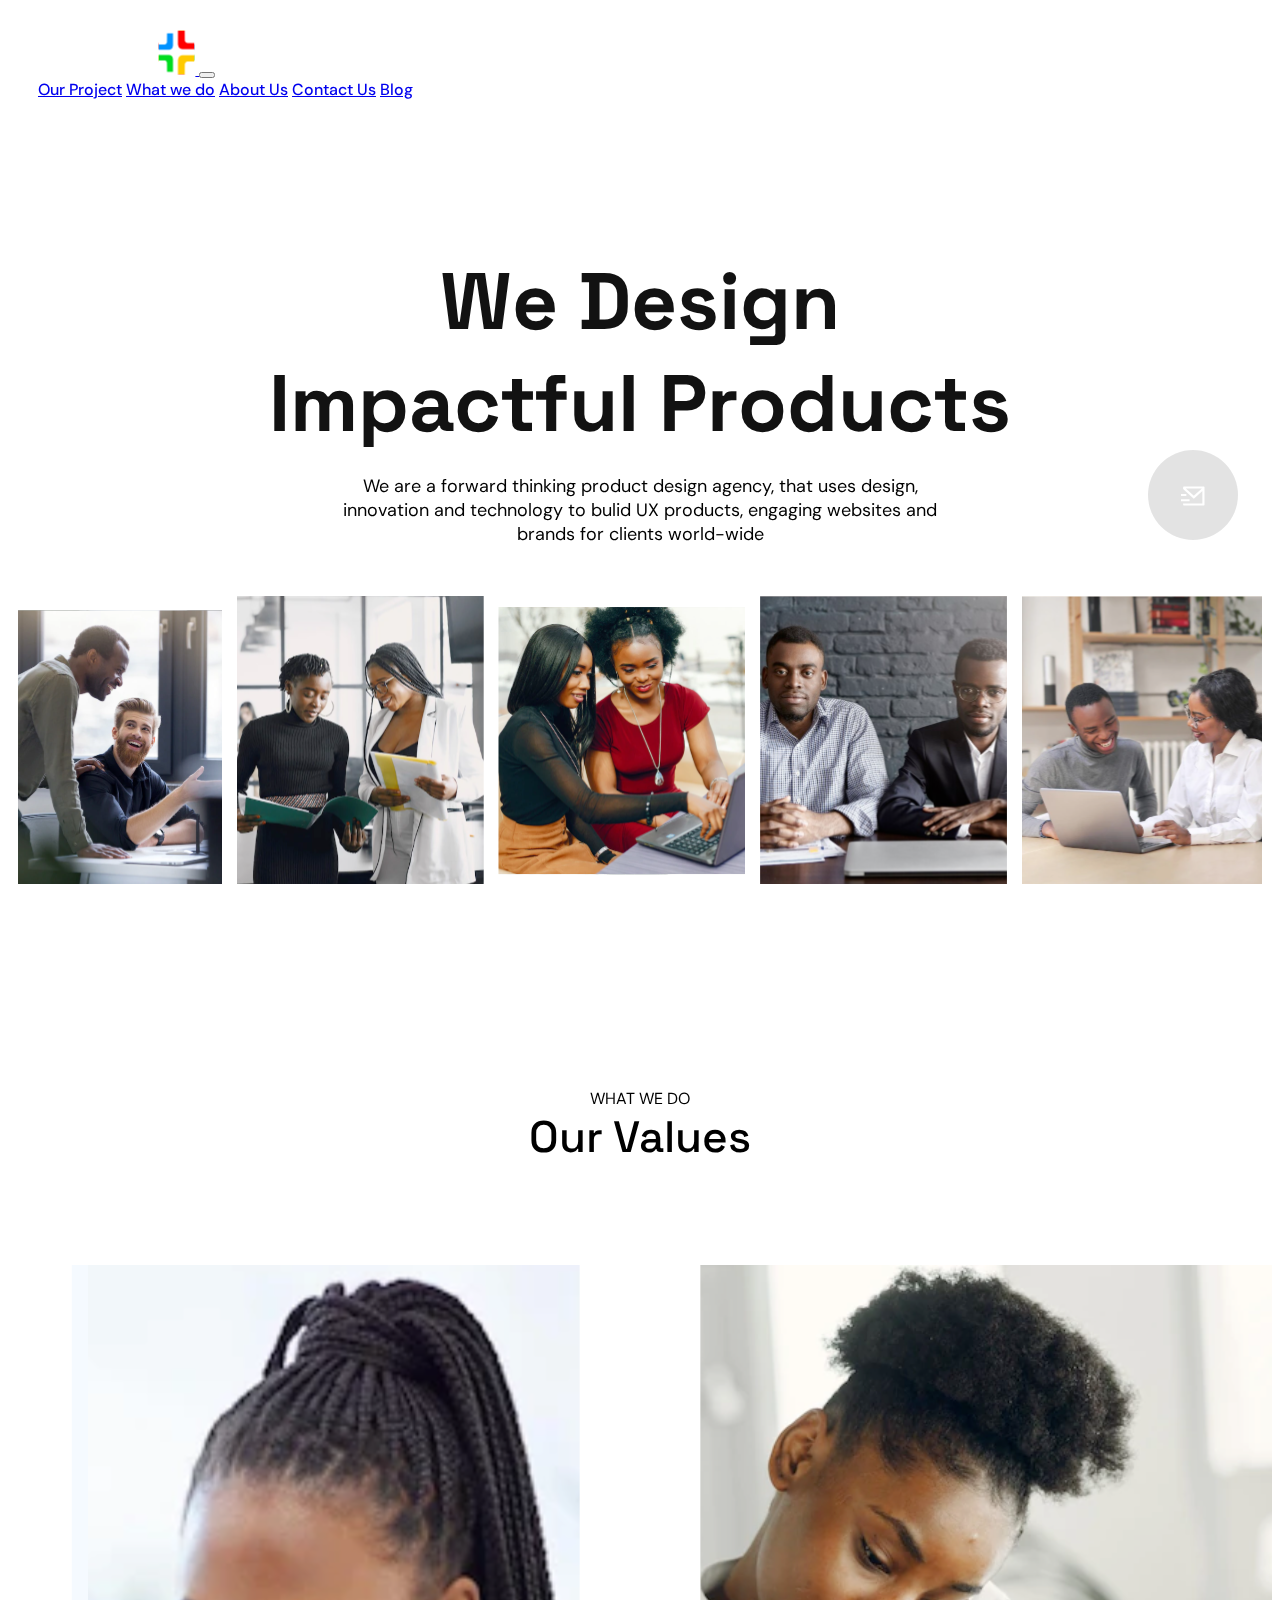
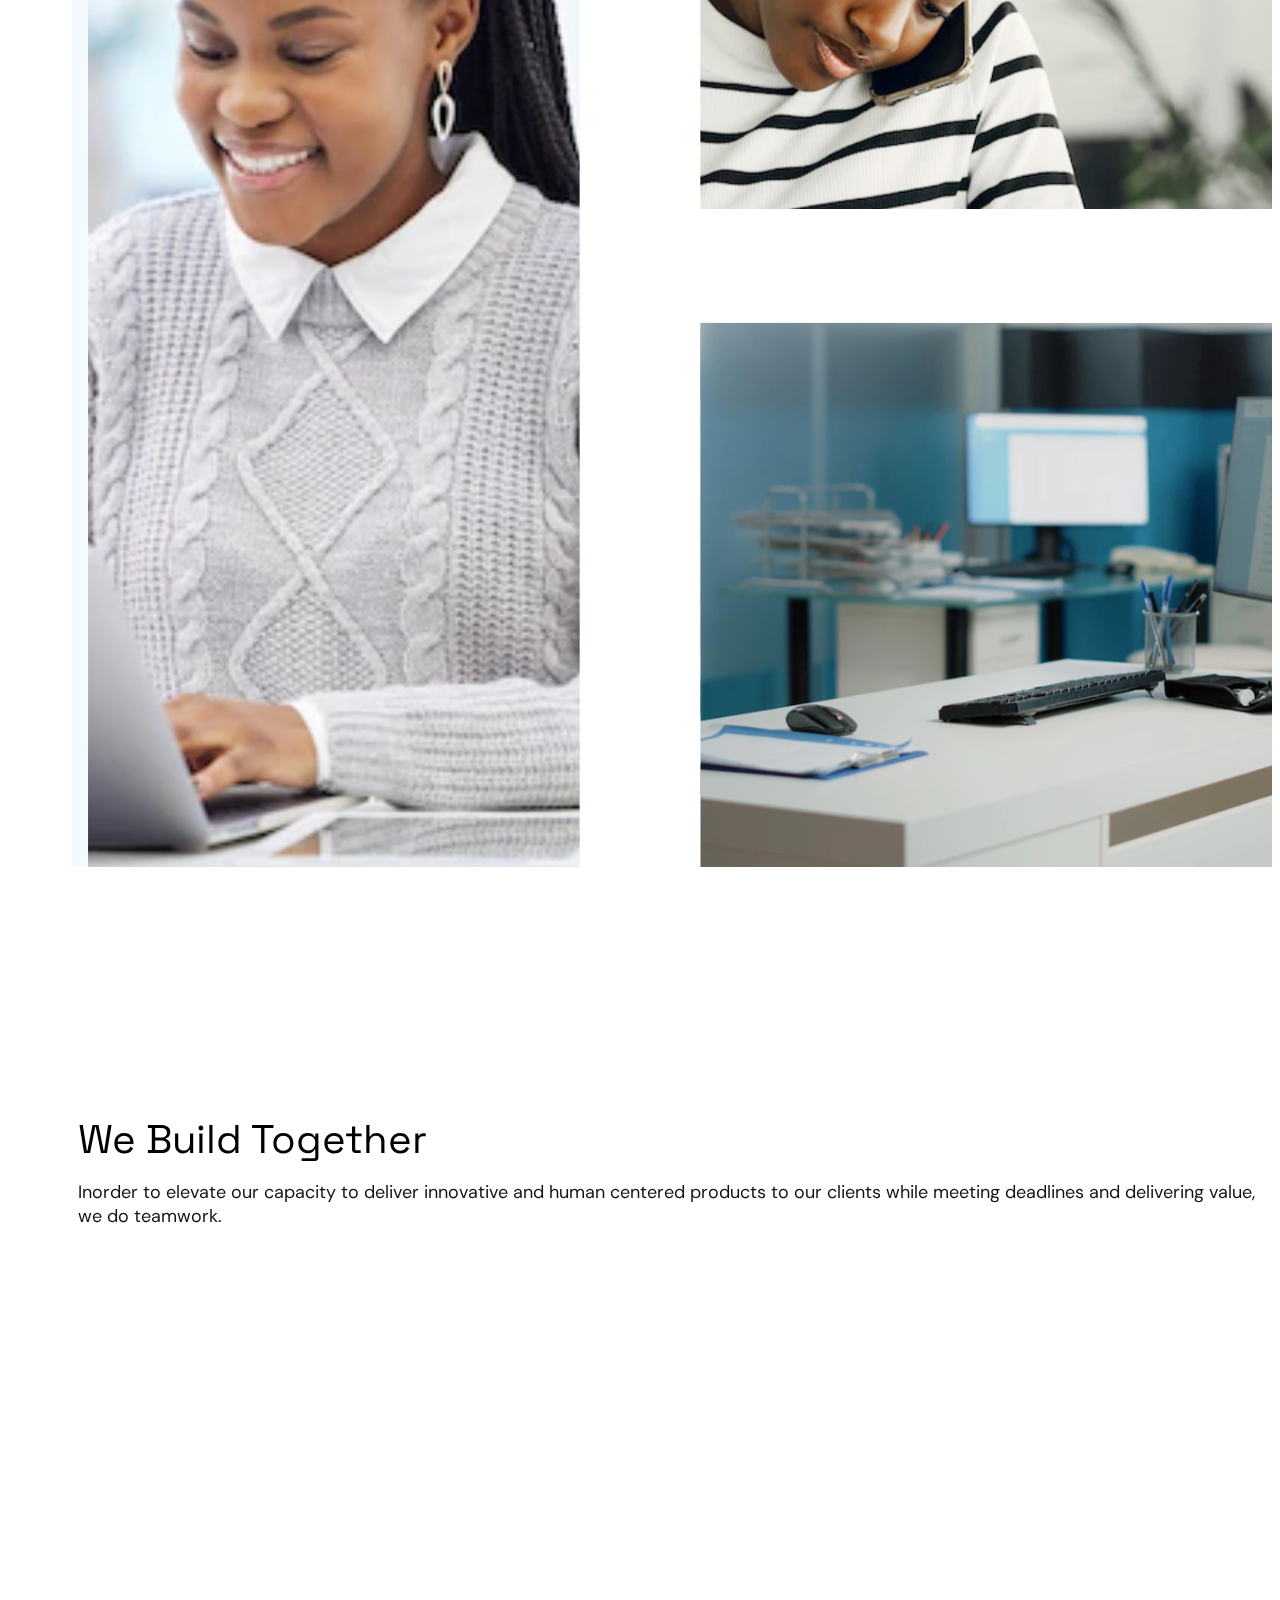
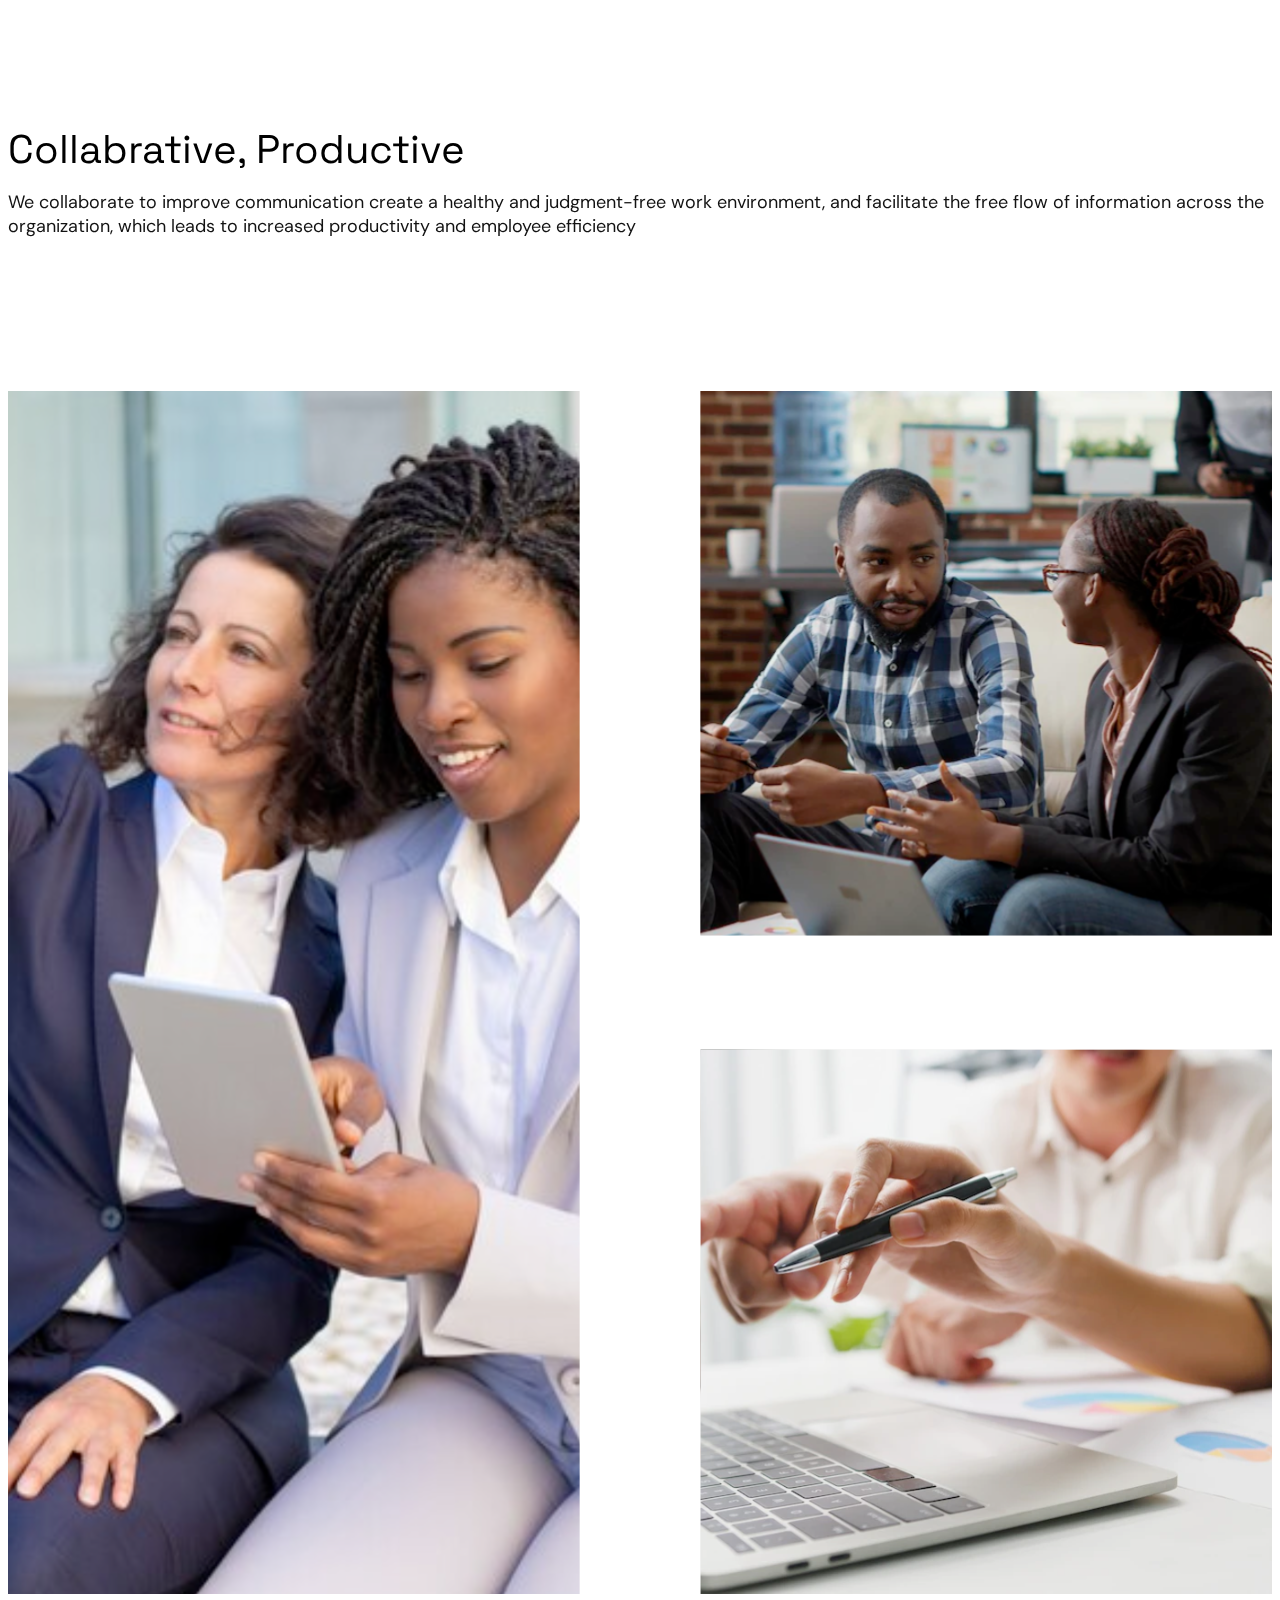
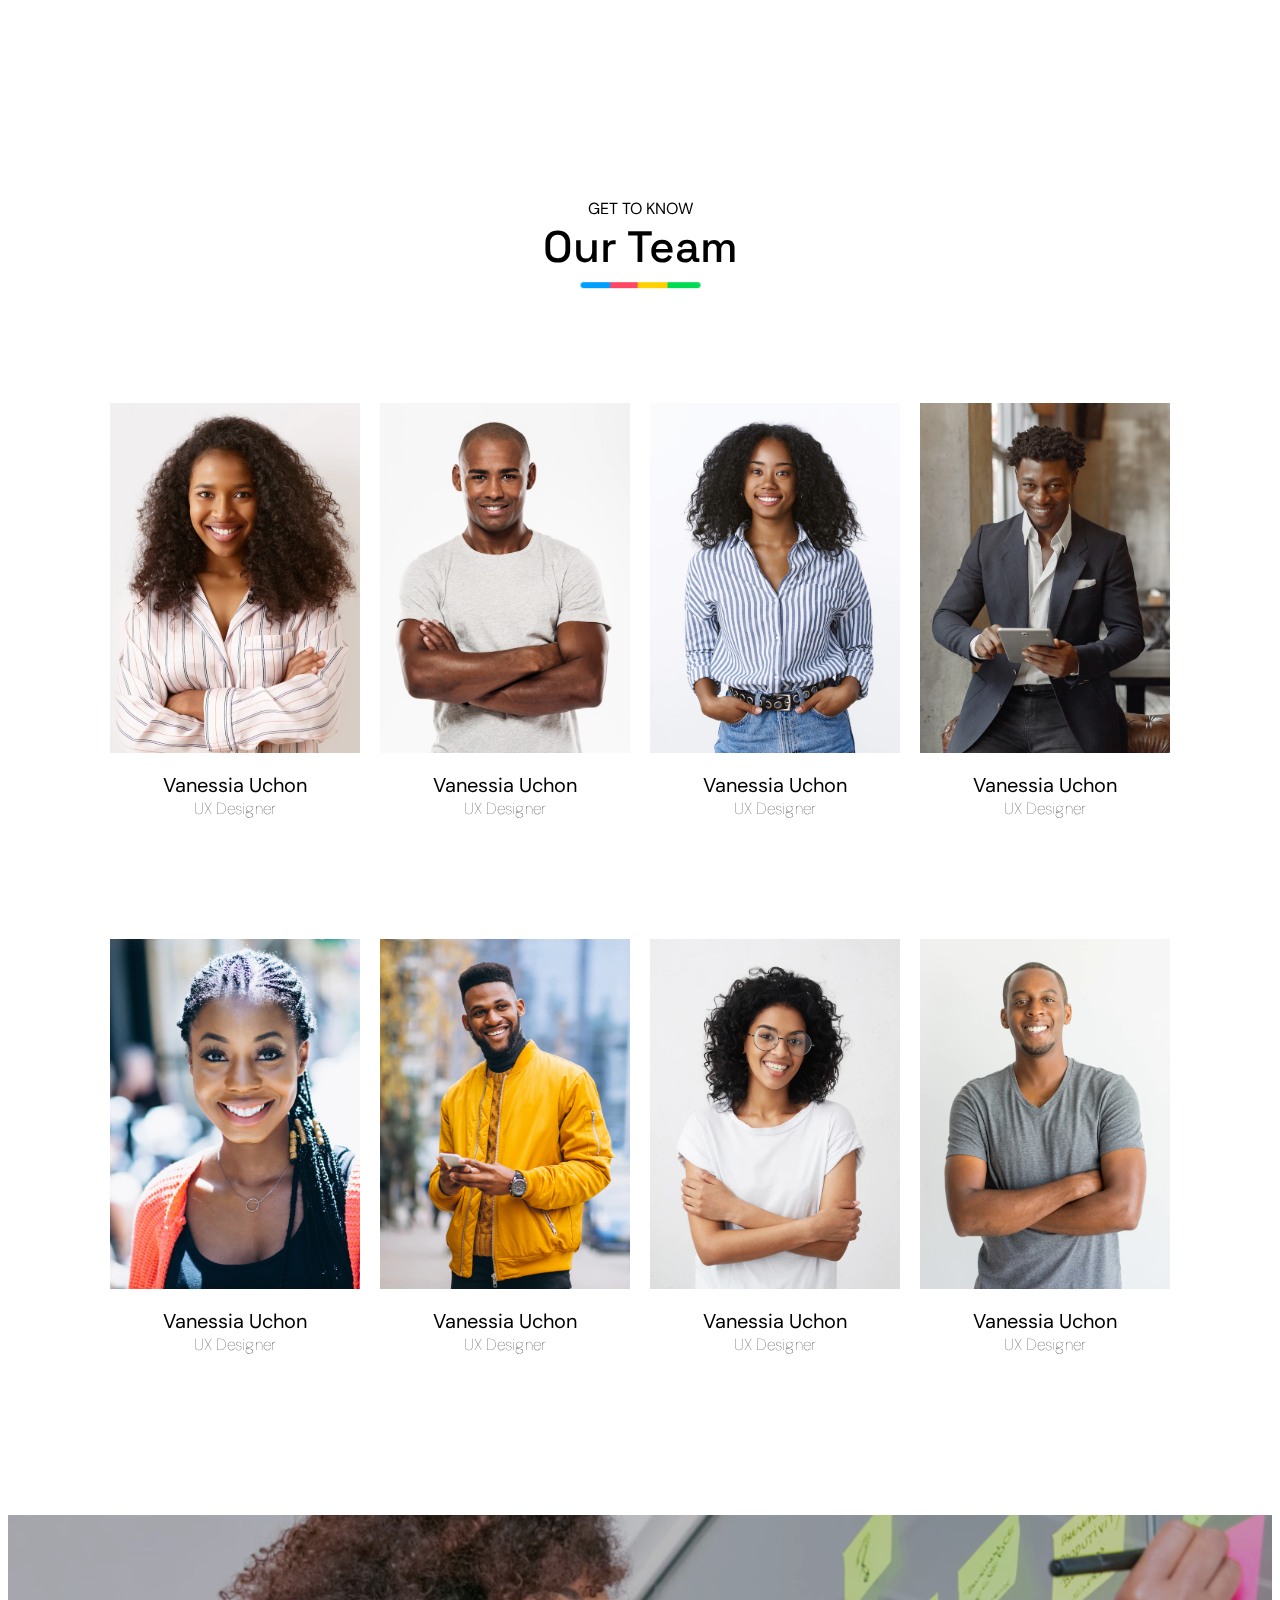
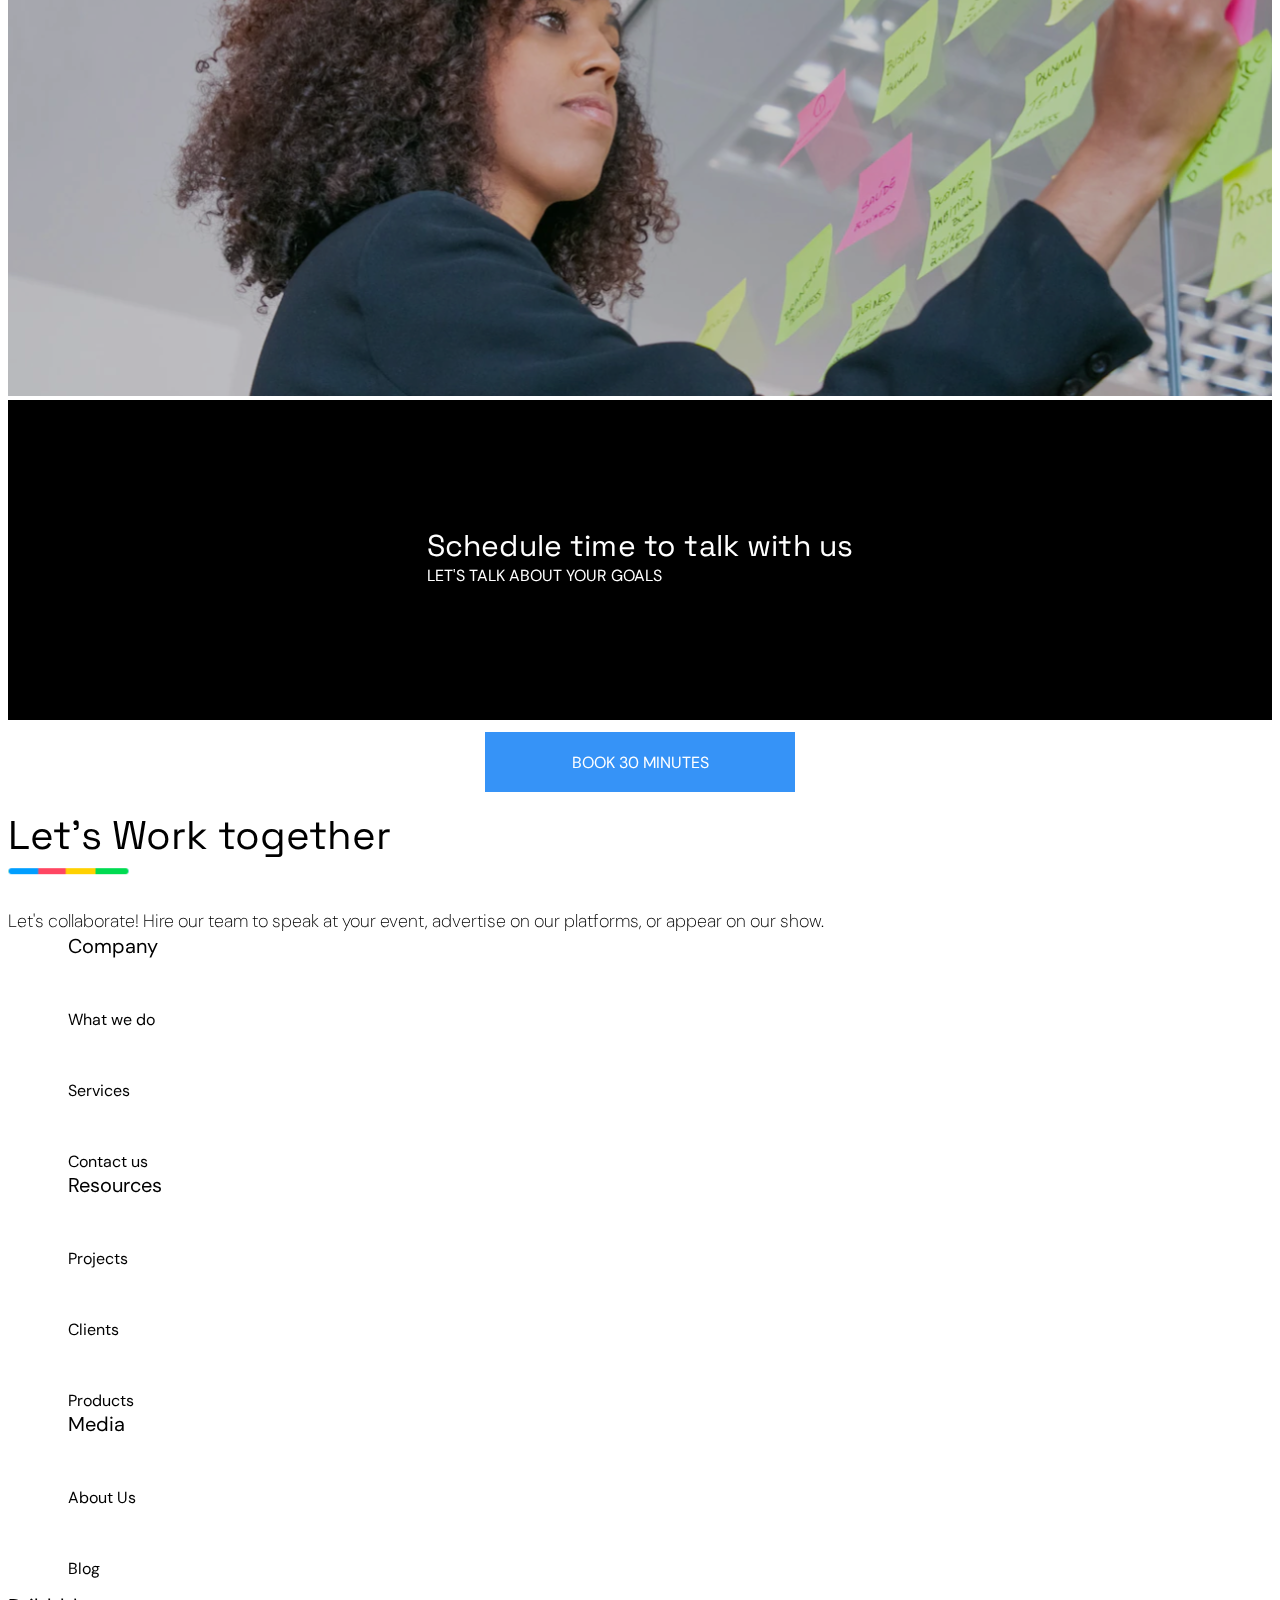
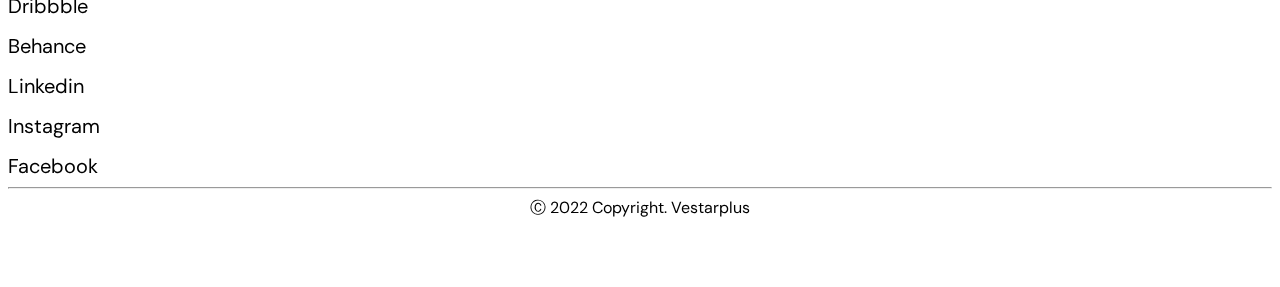
<file: About.html>
<!doctype html>
<html lang="en">
  <head>
    <meta charset="utf-8">
    <meta name="viewport" content="width=device-width, initial-scale=1">
    <link rel="stylesheet" href="../Assets/stylesheet/style.css">
    <link rel="stylesheet" href="../Assets/stylesheet/Responsive.css">
    <link rel="preconnect" href="https://fonts.googleapis.com">
<link rel="preconnect" href="https://fonts.gstatic.com" crossorigin>
<link href="https://fonts.googleapis.com/css2?family=IBM+Plex+Sans:wght@500&display=swap" rel="stylesheet">
<script src="https://cdnjs.cloudflare.com/ajax/libs/gsap/3.6.0/gsap.min.js"></script>
<link href="https://fonts.googleapis.com/css2?family=DM+Sans:ital,wght@0,400;0,500;0,700;1,400;1,500;1,700&display=swap" rel="stylesheet">
<link rel="preconnect" href="https://fonts.googleapis.com">
<link rel="preconnect" href="https://fonts.gstatic.com" crossorigin>
<link href="https://fonts.googleapis.com/css2?family=Space+Grotesk:wght@300;400;500;600;700&display=swap" rel="stylesheet">
    <title>AboutUs Page</title>
    <link rel="icon" type="image/x-icon" href="./Assets/images/favicon.ico">
    <link href="https://cdn.jsdelivr.net/npm/bootstrap@5.2.0/dist/css/bootstrap.min.css" rel="stylesheet" integrity="sha384-gH2yIJqKdNHPEq0n4Mqa/HGKIhSkIHeL5AyhkYV8i59U5AR6csBvApHHNl/vI1Bx" crossorigin="anonymous">
  </head>
  <body>


    <nav class="navbar navbar-expand-lg  fixed-top" style="background-color: white;">
        <div class="container-fluid bawo">
          <a class="navbar-brand logo"href="./index.html">
            <img src="../Assets/images/image 46.svg" alt=""class='icon' >
          </a>
          <button class="navbar-toggler" type="button" data-bs-toggle="collapse" data-bs-target="#navbarNavAltMarkup" aria-controls="navbarNavAltMarkup" aria-expanded="false" aria-label="Toggle navigation">
            <span class="navbar-toggler-icon"></span>
          </button>
          <div class="collapse navbar-collapse" id="navbarNavAltMarkup">
            <div class="navbar-nav font" style="text-align: start;">
                <a class="nav-link active px-4 " aria-current="page" href="./Projects.html" style="width: 150px;" >Our Project</a>
              <a class="nav-link active px-4  " aria-current="page" href="./WhatWeDo.html" style="width: 160px;" >What we do</a>
              <a class="nav-link active px-4" href="./About.html" style="width: 150px;">About Us</a>
              <a class="nav-link active px-4" href="./Contact.html" style="width: 150px;">Contact Us</a>
              <a class="nav-link active px-4" href="./Blog.html" style="width: 150px;">Blog</a>
            </div>
          </div>
        </div>
      </nav>
      <div class="hovering">
        <a href="./Contact.html" style="text-decoration: none;">
        <div class="stronger">
            <p class="moveu">
                <img src="./Assets/images/calendly.svg" alt="" style="width:40% ; height:50px">
            </p>
        </div>
    </a>
    </div>

      <div class="sub">
        <div class="hero1">
            We Design 
             <br/> <span style="display:flex;justify-content:center">Impactful Products</span>
        </div>
        <div class="more">
            We are a forward thinking product design agency, that uses design,<br/> innovation  and technology to bulid UX products, engaging websites and<br/> <span style="display:flex;justify-content:center">brands for clients world-wide </span>
        </div>
    
    </div>
    <div class="main">
    
    
          
        <div class="nicetime2">

              <div class="forImage2">
            <img src="../Assets/images/image (10).svg" alt="" class="img-responsive">
           </div>
        
        </div>
         
    
        </div>

  
<!-- our values -->

    <div class="projects2">
        <div class="dist2">WHAT WE DO </div>
        <div class="actual2">Our Values</div>
        </div>

        <div class="pave">
            <div class="container">
                <div class="row reverse">
                    <div class="col-12 col-md-6 ">
                        <img class=""  src="../Assets/images/image (8).svg" alt="" style="width: 100%; object-fit:cover; ">
                    </div>
                    <div class="col-12 col-md-6  ">
                    <div class="container">
                        <div class="aliggn1">
                            <div class=""> 
                                <div class="Financery2">We Build Together</div>
                                <div class="chess2  mb-5">Inorder to elevate our capacity to deliver innovative and human centered products to our clients while meeting deadlines and delivering value, we do teamwork.</div>
                            </div>
                   
                        </div>
                    </div>
                           
                    </div>
                 
                </div>
            </div>
            
            
            </div>

        <div class="pave2">
            <div class="container">
                <div class="row ">
                   
                    <div class="col-12 col-md-6   ">
                    <div class="container">
                        <div class="aliggn">
                            <div class="balance">
                            <div class="Financery2">Collabrative, Productive</div>
                            <div class="chess2">We collaborate to improve communication create a healthy and judgment-free work environment, and facilitate the free flow of information across the organization, which leads to increased productivity and employee efficiency</div>
                        </div>
                        </div>
                    </div>
                           
                    </div>
                    <div class="col-12 col-md-6 test22">
                        <img class=""  src="../Assets/images/image (9).svg" alt="" style="width: 100%; object-fit:cover; ">
                    </div>
                </div>
            </div>
            
            
            </div>

                      

<!-- out teams -->



<div class="projects2">
    <div class="dist2">GET TO KNOW</div>
    <div class="actual2">Our Team</div>
    <div>
        <img src="./Assets/images/vestarLine.svg" alt="">
      </div>
    </div>

      <div>
        <div class="teamlist">
            <div style="margin: 10px;">
                <div>
                    <img src="../Assets/images/Rectangle 3154 (1).svg" alt="">
                </div>
                <div style="display: flex; flex-direction: column; align-items: center;margin-top: 15px;">
                    <div class="name">Vanessia Uchon</div>
                    <div class="post">UX Designer</div>
                </div>
            </div>
            <div style="margin: 10px;">
                <div>
                    <img src="../Assets/images/Rectangle 3154 (2).svg" alt="">
                </div>
                <div style="display: flex; flex-direction: column; align-items: center; margin-top: 15px;">
                    <div class="name">Vanessia Uchon</div>
                    <div class="post">UX Designer</div>
                </div>
            </div>
            <div style="margin: 10px;">
                <div>
                    <img src="../Assets/images/Rectangle 3154 (3).svg" alt="">
                </div>
                <div style="display: flex; flex-direction: column; align-items: center;margin-top: 15px;">
                    <div class="name">Vanessia Uchon</div>
                    <div class="post">UX Designer</div>
                </div>
            </div>
        
            <div style="margin: 10px;">
                <div>
                    <img src="../Assets/images/Rectangle 3154 (4).svg" alt="">
                </div>
                <div style="display: flex; flex-direction: column; align-items: center;margin-top: 15px;">
                    <div class="name">Vanessia Uchon</div>
                    <div class="post">UX Designer</div>
                </div>
            </div>
        </div>
        <div class="teamlistii">
            <div style="margin: 10px;">
                <div>
                    <img src="../Assets/images/Rectangle 3154 (5).svg" alt="">
                </div>
                <div style="display: flex; flex-direction: column; align-items: center;margin-top: 15px;">
                    <div class="name">Vanessia Uchon</div>
                    <div class="post">UX Designer</div>
                </div>
            </div>
        
            <div style="margin: 10px;">
                <div>
                    <img src="../Assets/images/Rectangle 3154 (6).svg" alt="">
                </div>
                <div style="display: flex; flex-direction: column; align-items: center;margin-top: 15px;">
                    <div class="name">Vanessia Uchon</div>
                    <div class="post">UX Designer</div>
                </div>
            </div>
        
            <div style="margin: 10px;">
                <div>
                    <img src="../Assets/images/Rectangle 3154 (7).svg" alt="">
                </div>
                <div style="display: flex; flex-direction: column; align-items: center;margin-top: 15px;">
                    <div class="name">Vanessia Uchon</div>
                    <div class="post">UX Designer</div>
                </div>
            </div>
        
            <div style="margin: 10px;">
                <div>
                    <img src="../Assets/images/Rectangle 3154.svg" alt="">
                </div>
                <div style="display: flex; flex-direction: column; align-items: center;margin-top: 15px;">
                    <div class="name">Vanessia Uchon</div>
                    <div class="post">UX Designer</div>
                </div>
            </div>
        
        </div>
      </div>




<!-- vide0 part 😃 -->
<div>
    <div class="video-holder" style="margin-top: 150px;">
        
   <img src="../Assets/images/gif.svg" alt="" style="width: 100%; object-fit:contain;">
    </div>

    </div>

    <div class=" blackhood  ">
 
<div class="container">
        <div class="row">
            <div class="col-12 col-md-6 water ">
                <div class="cennn" >
                    <div >
                        <div class="schedule">Schedule time to talk with us</div>
                        <div class="talks">LET'S TALK ABOUT YOUR GOALS</div>
                    </div>
                </div>
            </div>
            <div class="col-12 col-md-6 water ">
                <div class="cennn" >
                    <div>
                            <a href="./Contact.html" style="text-decoration: none;color: rgb(255, 255, 255)">
                        <button  class=" buuu rounded-0">
                           BOOK 30 MINUTES
                        </button>
                    </a>
                    </div>
                </div>
            </div>
        </div>
    </div>
</div>







   <!-- footer Page -->


   <div class="footer">
    <div>
        <div>
            <div class="container">
                <div>
                    <div class="container">
  
                        <div class="row d-flex justify-content-center pt-5">
                            <div class="col-12 col-md-3  pt-5">
                                <div class="lets">
                                    Let’s Work together
                                </div>
                                <div>
                                    <img src="./Assets/images/vestarLine.svg" alt="">
                                  </div>
                                <div class="collab">
                                    Let's collaborate! Hire our team to speak at your event, 
                                    advertise on our platforms,
                                     or appear on our show.
                                </div>
                            </div>
                            <div class="col-12 col-md-3   pt-5">
                                <div class="heyyy">
                                <div class="Company">Company</div>
                              <a href="./WhatWeDo.html" style="text-decoration: none;color: black; "> 
                                <div class="norms">What we do</div>
                                </a>
                                <a href="./WhatWeDo.html" style="text-decoration: none;color: black;">
                                <div class="norms">Services</div>
                              </a>
                                <a href="./Contact.html" style="text-decoration: none; color:black">
                                    <div class="norms">Contact us</div>
                                </a>
                            </div>
                            </div>
                            <div class="col-12 col-md-3   pt-5">
                                <div class="heyyy">
                                 
                                <div  class="Company">Resources</div>
                              
                                <a href="./Projects.html" style="text-decoration: none;color: black;">
                                <div class="norms" >Projects</div>
                              </a>
                                <a href="./Clients.html" style="text-decoration: none;color: black; ">
                                <div class="norms">Clients</div>
                              </a>
                                <a href="./Products.html" style="text-decoration: none;color: black; "> 
                                    <div class="norms">Products</div>
                                </a>
                            </div>
                            </div>
                            <div class="col-12 col-md-3   pt-5">
                                <div class="heyyy">
                                 
                                <div  class="Company">Media</div>
                            
                                <a href="./About.html" style="text-decoration: none;color: black;">
                                <div class="norms">About Us</div>
                              </a>
                                <a href="./Blog.html" style="text-decoration: none;color: black;">
                                <div class="norms">Blog</div>
                                </a>
                            </div>
                            </div>
                        </div>
  
                        <div class="row  pt-5 ">
                            <div class="col-12  col-sm subHandle">Dribbble</div>
                            <div class="col-12  col-sm subHandle">Behance</div>
                            <div class="col-12  col-sm subHandle">Linkedin</div>
                            <div class="col-12  col-sm subHandle">Instagram</div>
                            <div class="col-12  col-sm subHandle">Facebook</div>
                        </div>
                        <hr/>
                        <div class="copyright">
                            <div> Ⓒ  2022 Copyright.  Vestarplus</div>
                        </div>
                    </div>
                </div>
            </div>
        </div>
    </div>
  </div>









  <div id="cursor">
    <div class="cursor__circle"></div>
  </div>
  













 
  <script src="./index.js">

</script>

    <script src="https://cdn.jsdelivr.net/npm/bootstrap@5.2.0/dist/js/bootstrap.bundle.min.js" integrity="sha384-A3rJD856KowSb7dwlZdYEkO39Gagi7vIsF0jrRAoQmDKKtQBHUuLZ9AsSv4jD4Xa" crossorigin="anonymous"></script>
  </body>
</html>
</file>
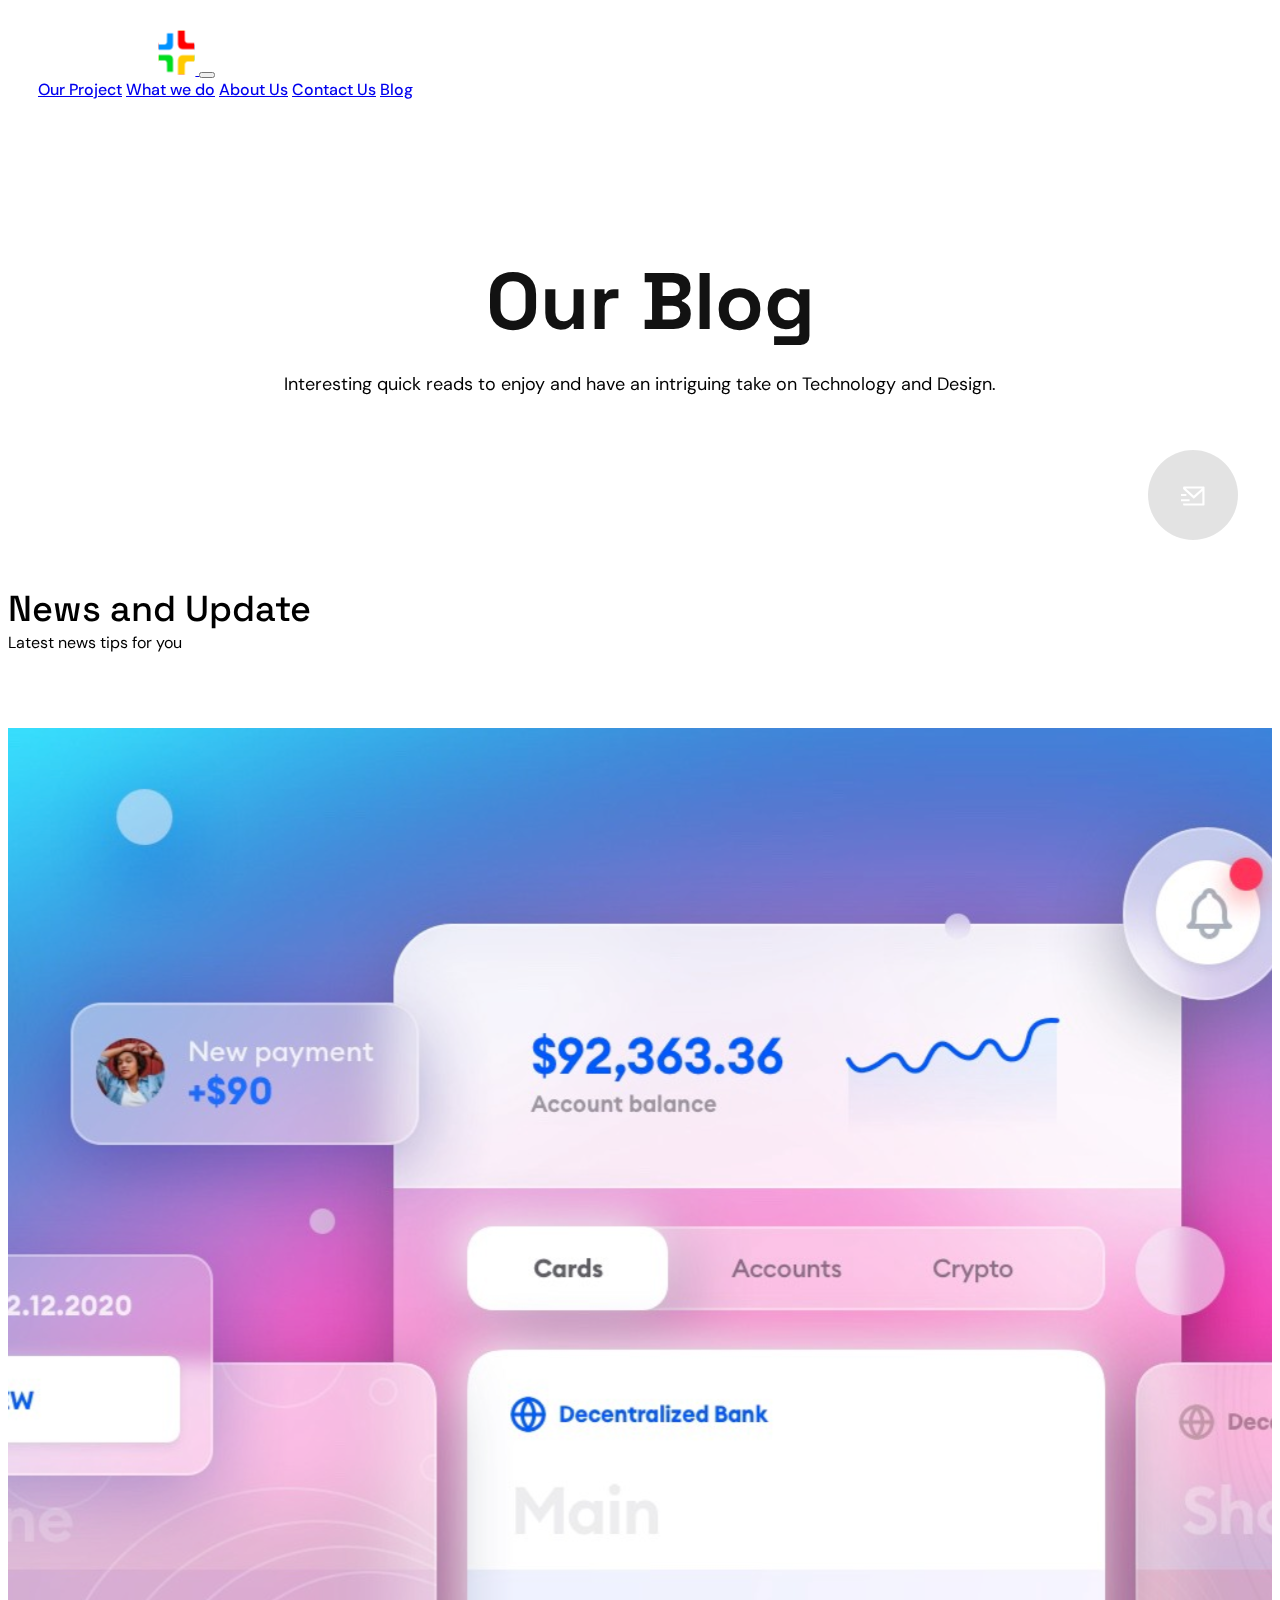
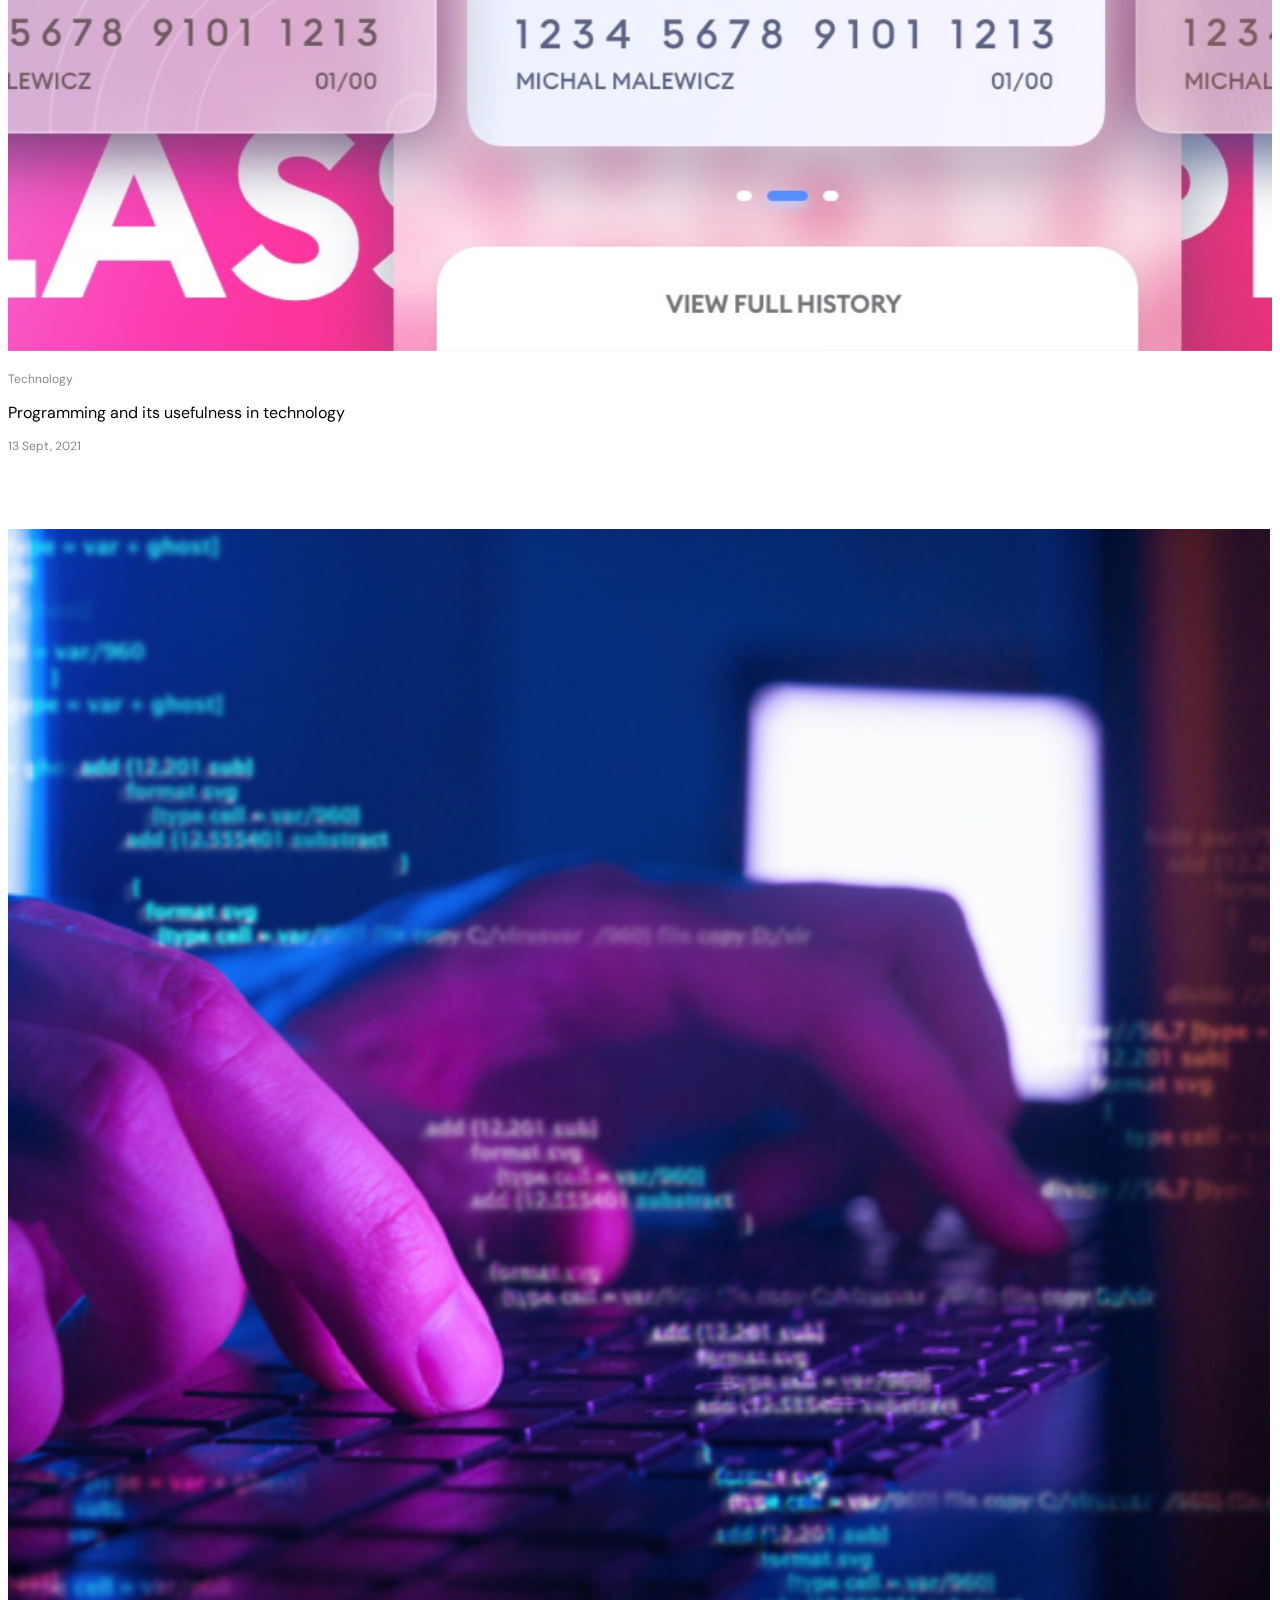
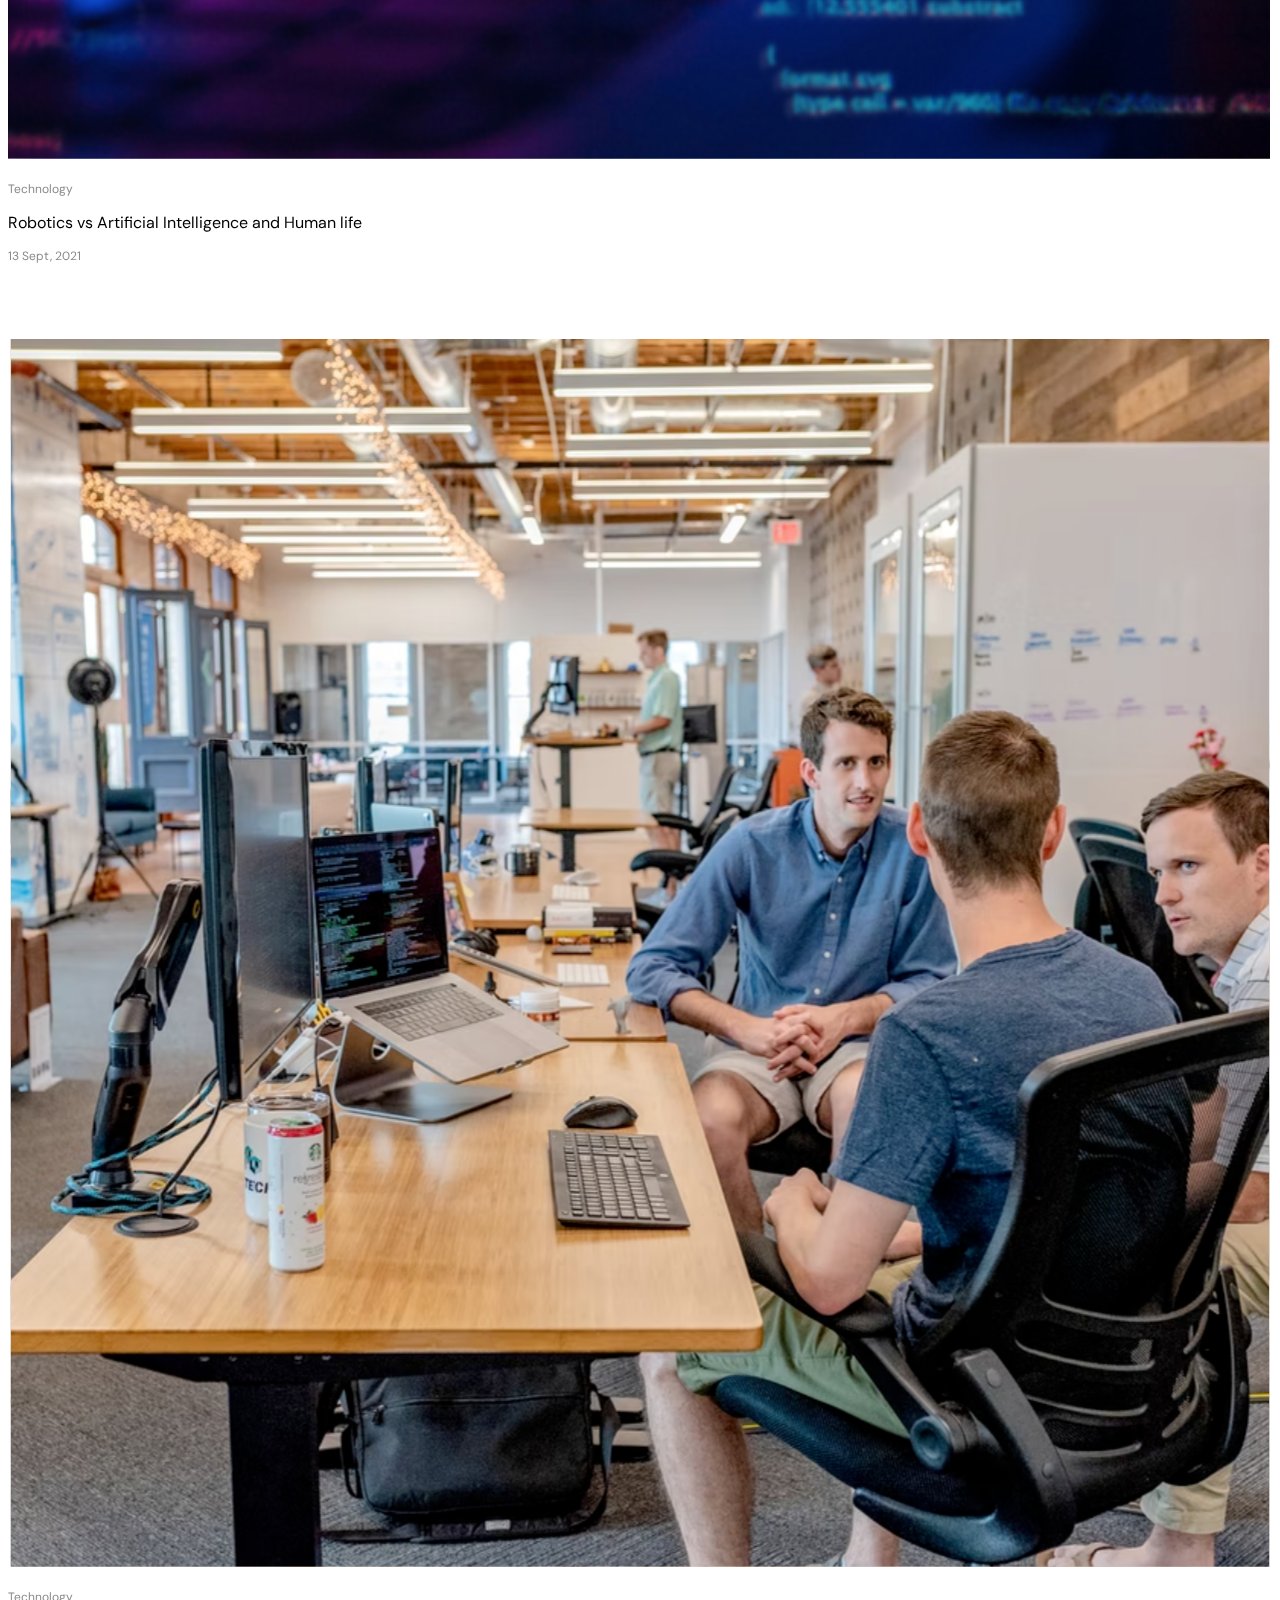
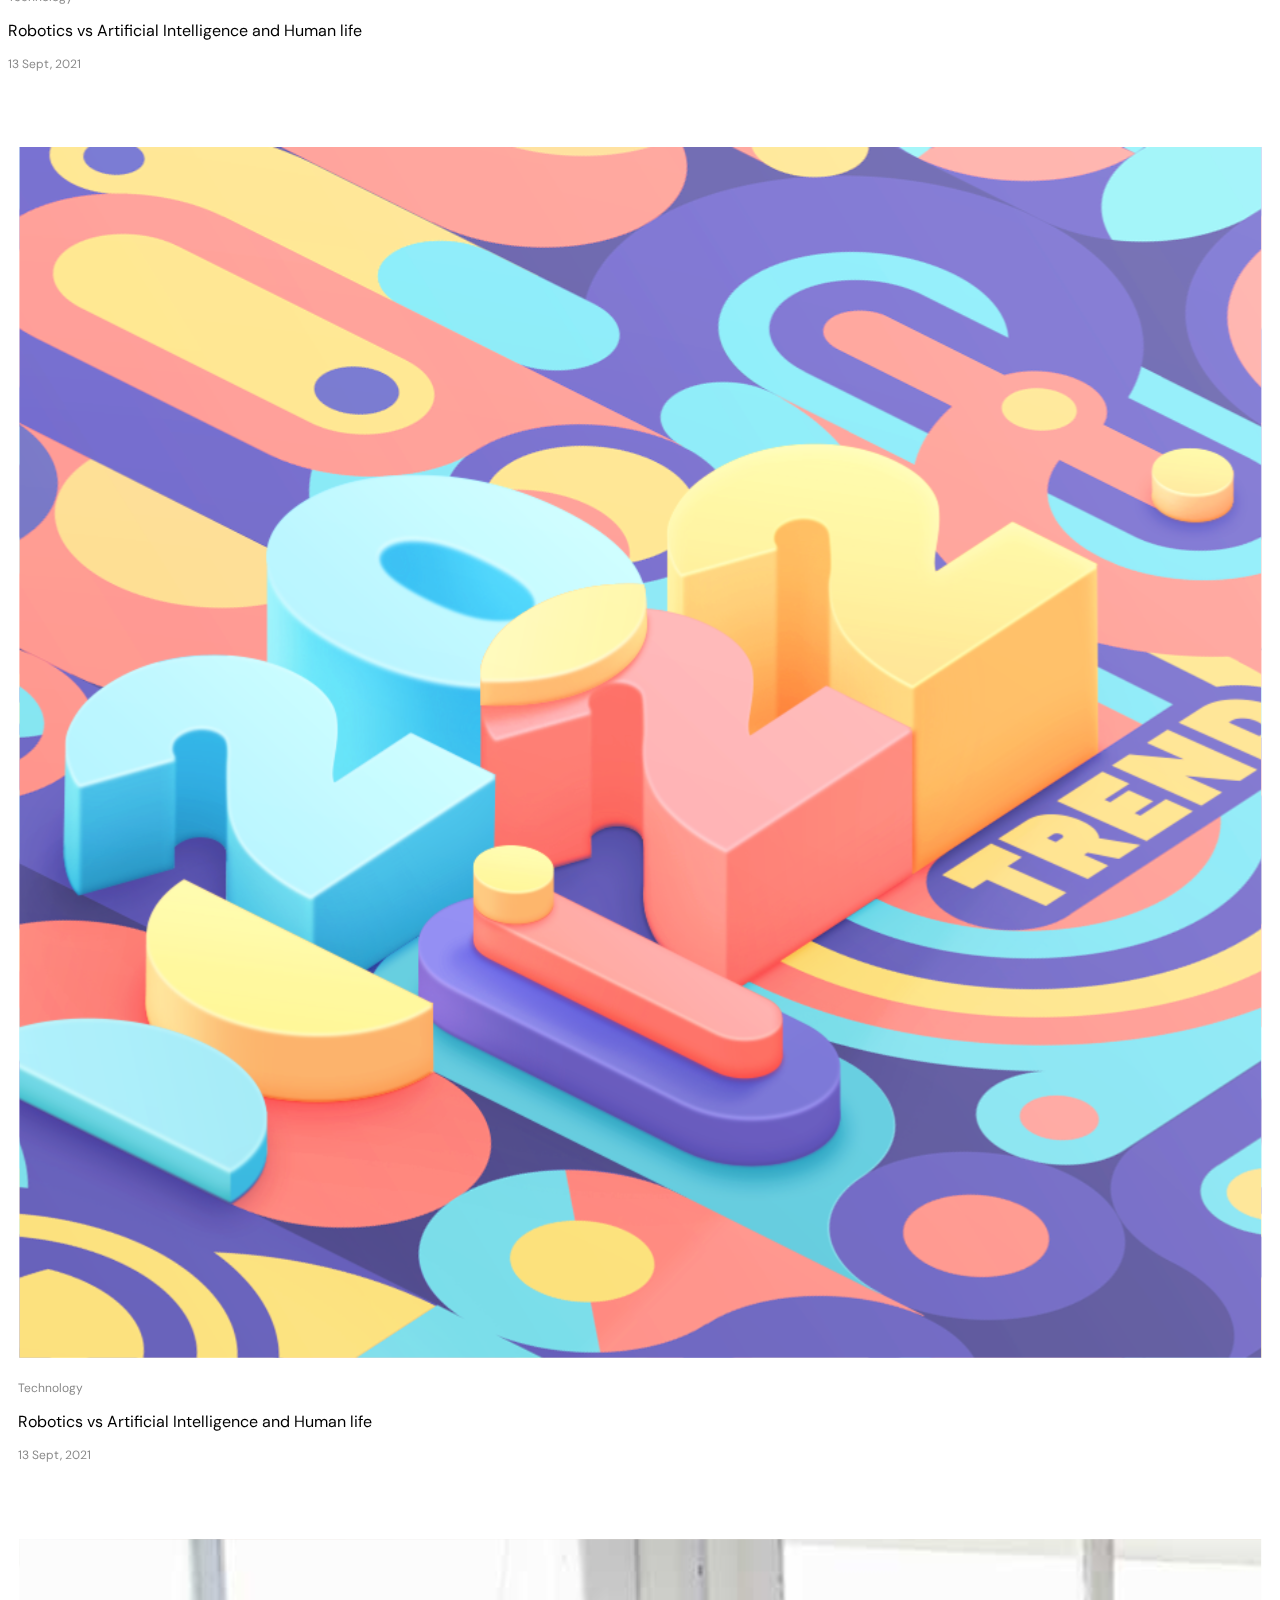
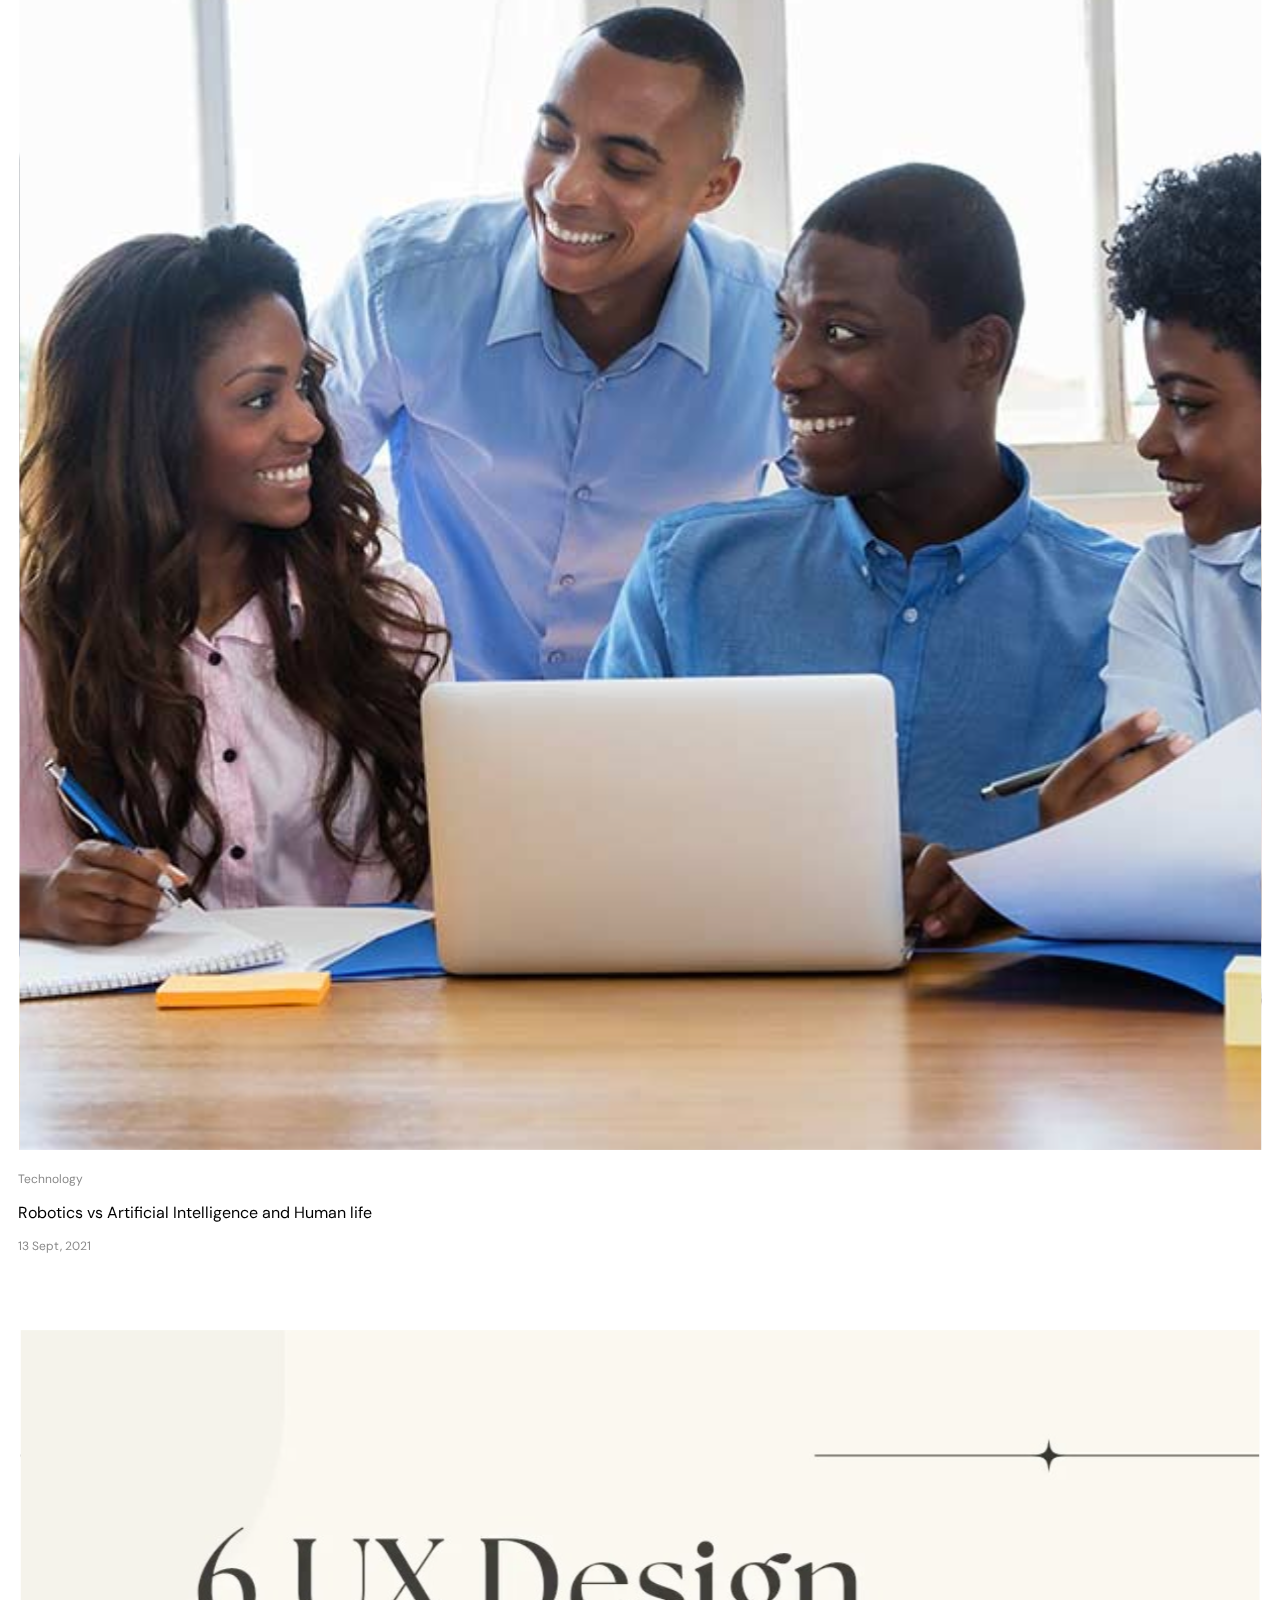
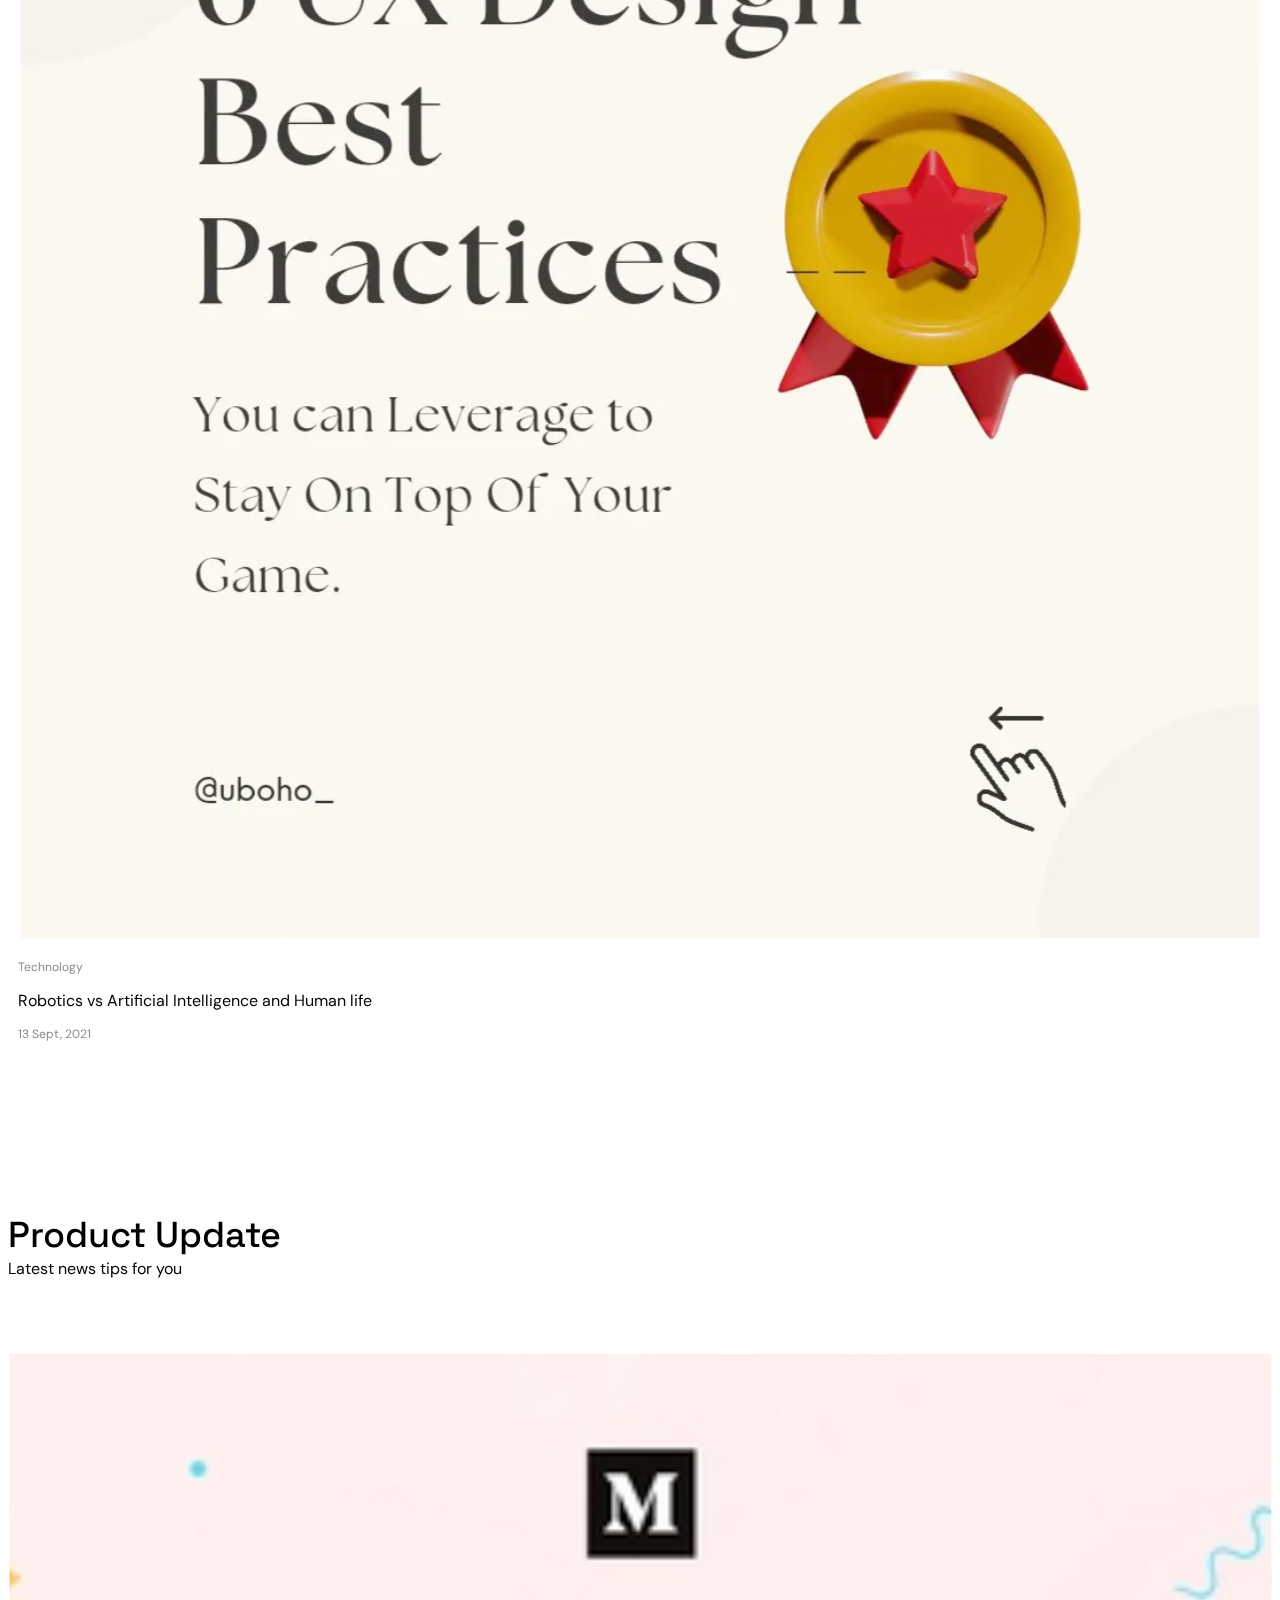
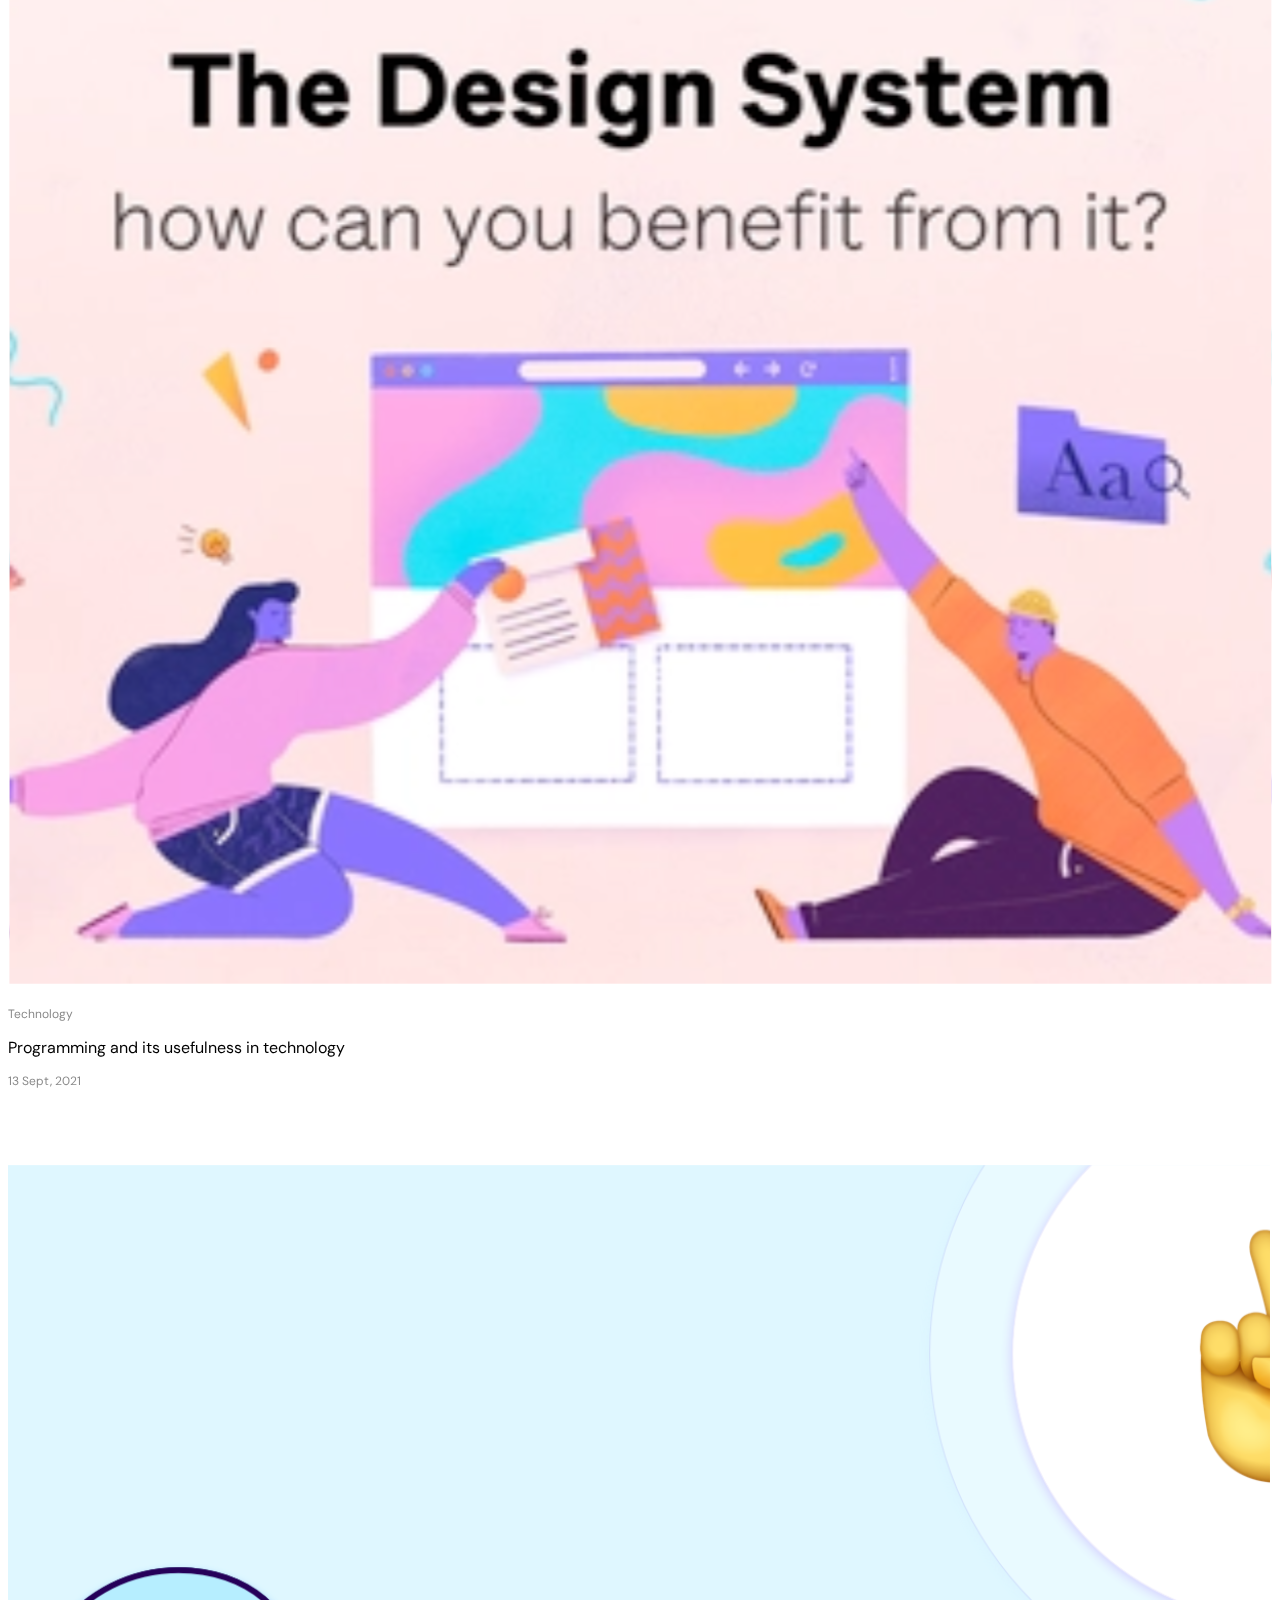
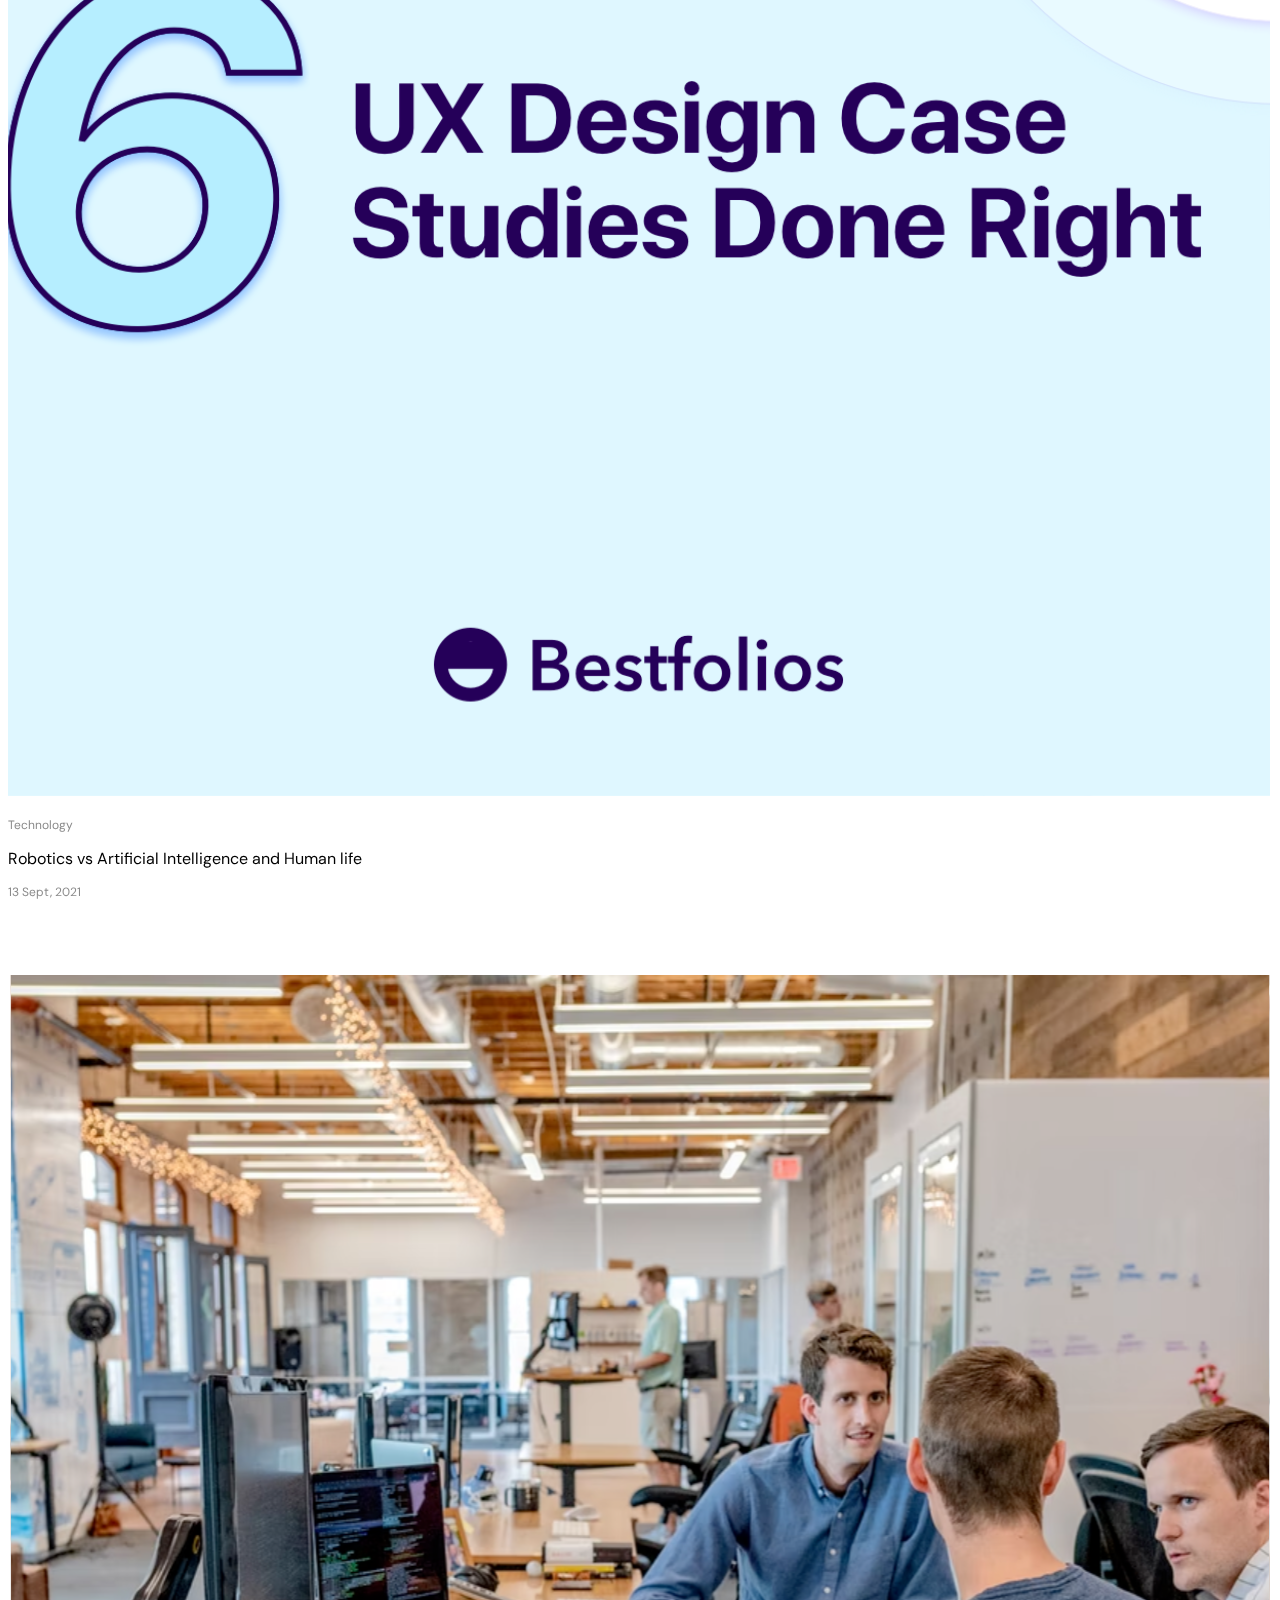
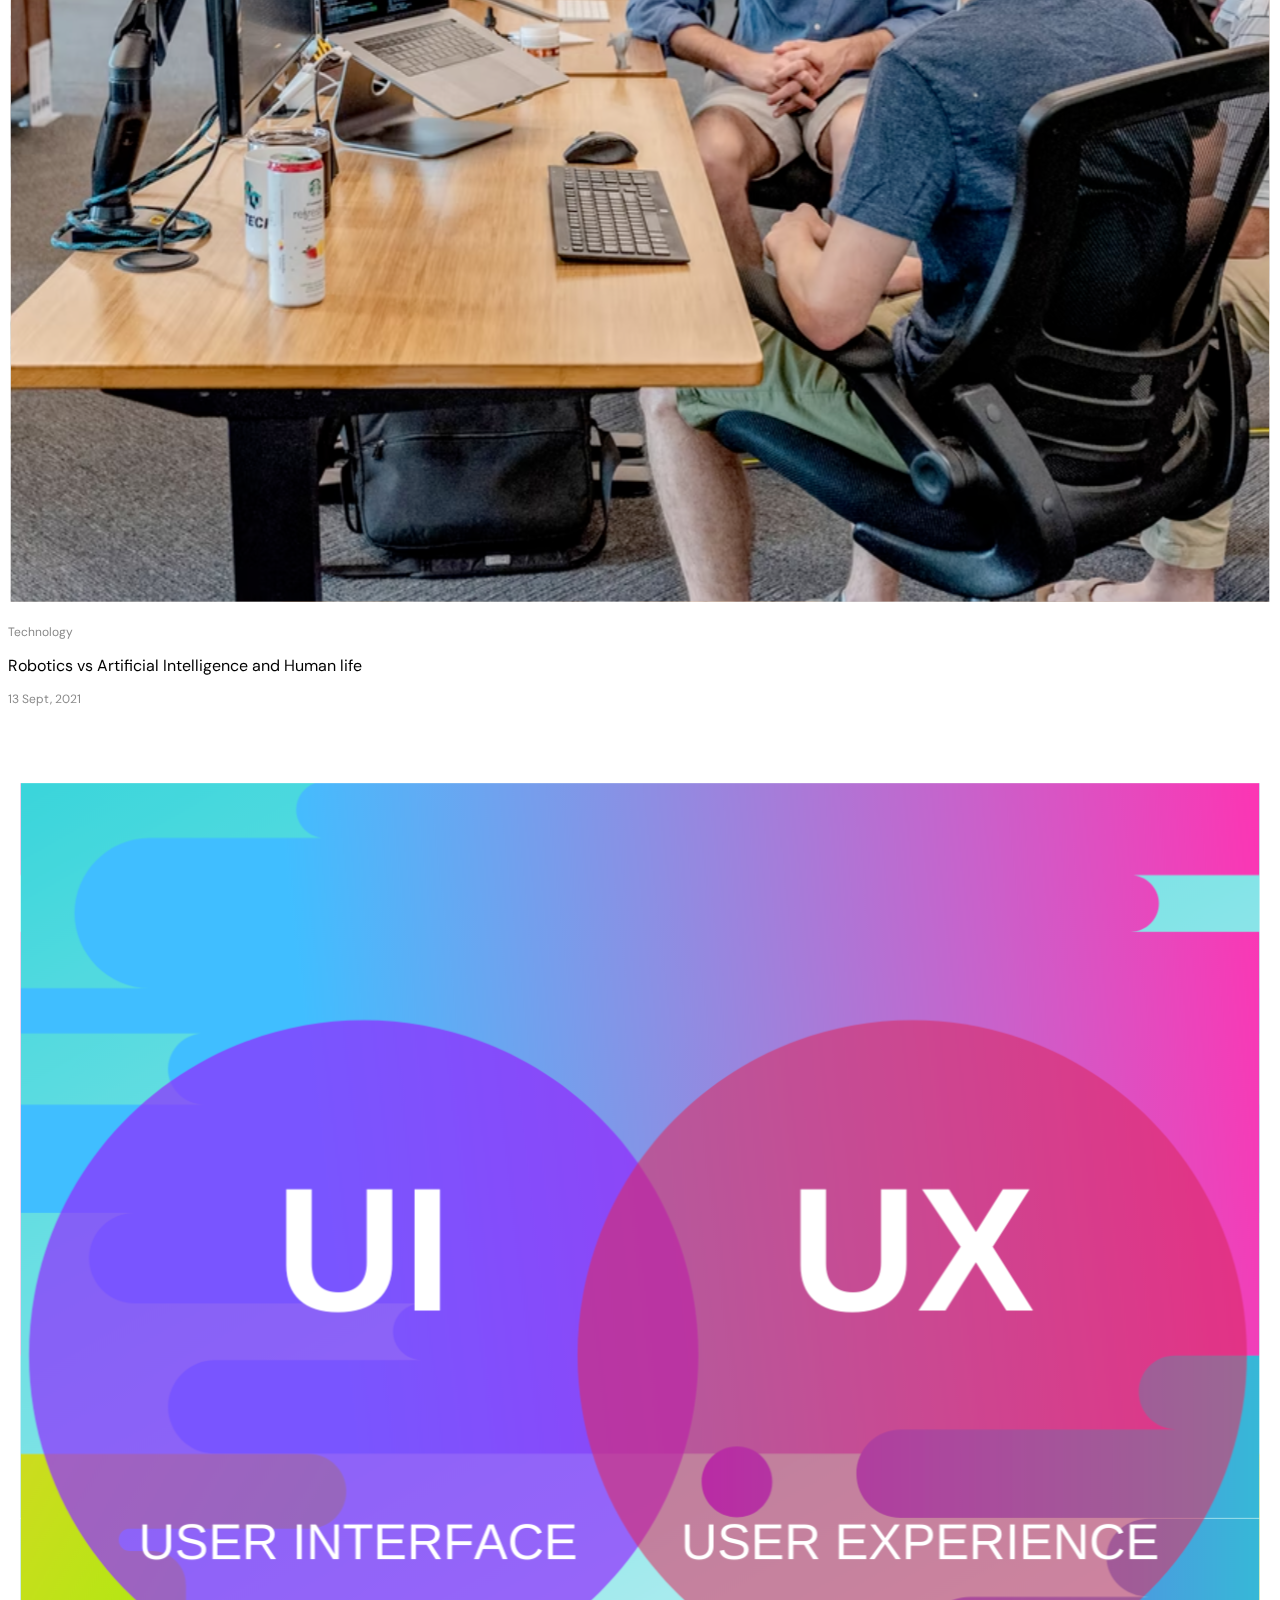
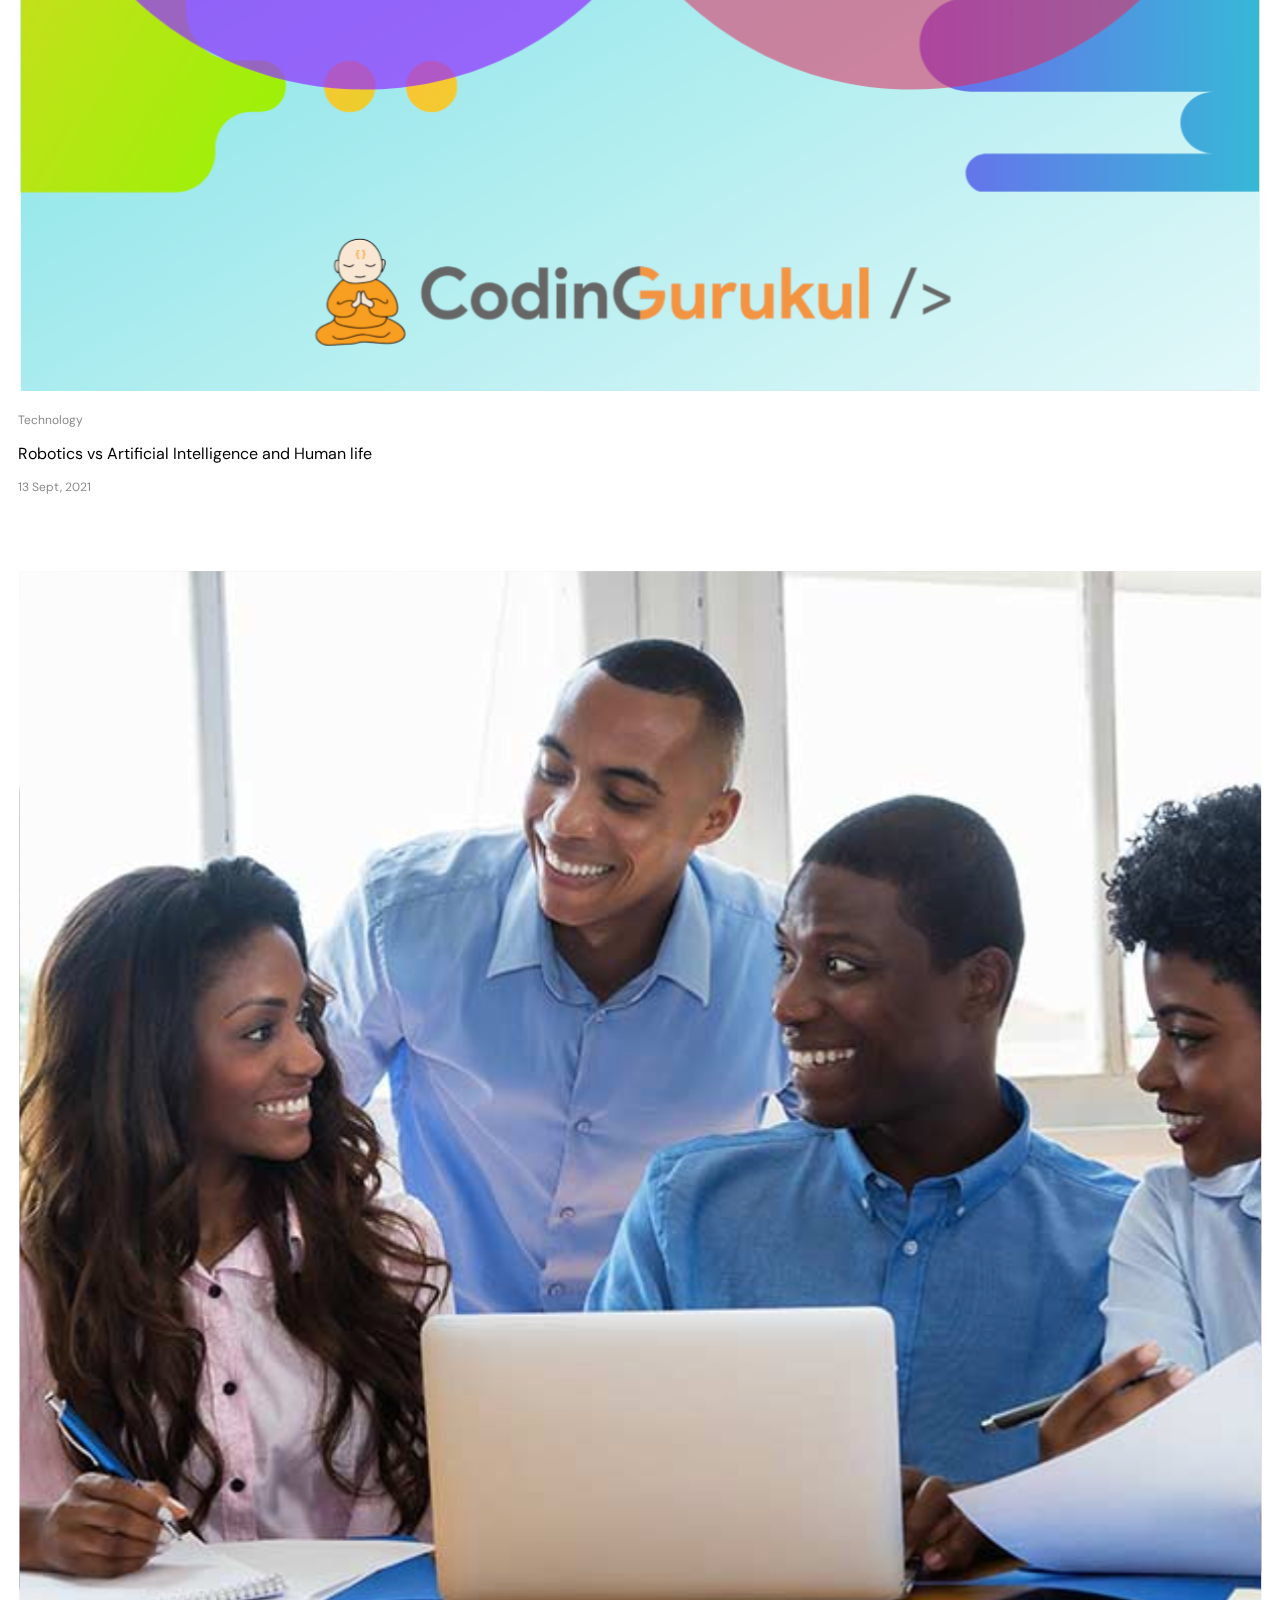
<file: Blog.html>
<!doctype html>
<html lang="en">
  <head>
    <meta charset="utf-8">
    <meta name="viewport" content="width=device-width, initial-scale=1">
    <link rel="stylesheet" href="../Assets/stylesheet/style.css">
    <link rel="stylesheet" href="../Assets/stylesheet/Responsive.css">
    <link rel="preconnect" href="https://fonts.googleapis.com">
<link rel="preconnect" href="https://fonts.gstatic.com" crossorigin>
<link href="https://fonts.googleapis.com/css2?family=IBM+Plex+Sans:wght@500&display=swap" rel="stylesheet">
<script src="https://cdnjs.cloudflare.com/ajax/libs/gsap/3.6.0/gsap.min.js"></script>
<link href="https://fonts.googleapis.com/css2?family=DM+Sans:ital,wght@0,400;0,500;0,700;1,400;1,500;1,700&display=swap" rel="stylesheet">
<link rel="preconnect" href="https://fonts.googleapis.com">
<link rel="preconnect" href="https://fonts.gstatic.com" crossorigin>
<link href="https://fonts.googleapis.com/css2?family=Space+Grotesk:wght@300;400;500;600;700&display=swap" rel="stylesheet">
    <title>Blog</title>
    <link rel="icon" type="image/x-icon" href="./Assets/images/favicon.ico">
    <link href="https://cdn.jsdelivr.net/npm/bootstrap@5.2.0/dist/css/bootstrap.min.css" rel="stylesheet" integrity="sha384-gH2yIJqKdNHPEq0n4Mqa/HGKIhSkIHeL5AyhkYV8i59U5AR6csBvApHHNl/vI1Bx" crossorigin="anonymous">
  </head>
  <body>

    <nav class="navbar navbar-expand-lg  fixed-top" style="background-color: white;">
        <div class="container-fluid bawo">
          <a class="navbar-brand logo"href="./index.html">
            <img src="../Assets/images/image 46.svg" alt=""class='icon' >
          </a>
          <button class="navbar-toggler" type="button" data-bs-toggle="collapse" data-bs-target="#navbarNavAltMarkup" aria-controls="navbarNavAltMarkup" aria-expanded="false" aria-label="Toggle navigation">
            <span class="navbar-toggler-icon"></span>
          </button>
          <div class="collapse navbar-collapse" id="navbarNavAltMarkup">
            <div class="navbar-nav font" style="text-align: start;">
                <a class="nav-link active px-4 " aria-current="page" href="./Projects.html" style="width: 150px;" >Our Project</a>
              <a class="nav-link active px-4  " aria-current="page" href="./WhatWeDo.html" style="width: 160px;" >What we do</a>
              <a class="nav-link active px-4" href="./About.html" style="width: 150px;">About Us</a>
              <a class="nav-link active px-4" href="./Contact.html" style="width: 150px;">Contact Us</a>
              <a class="nav-link active px-4" href="./Blog.html" style="width: 150px;">Blog</a>
            </div>
          </div>
        </div>
      </nav>

      <div class="hovering">
        <a href="./Contact.html" style="text-decoration: none;">
        <div class="stronger">
            <p class="moveu">
                <img src="./Assets/images/calendly.svg" alt="" style="width:40% ; height:50px">
            </p>
        </div>
    </a>
    </div>



      <div class="sub">
        <div class="hero">
            Our Blog
        </div>
        <div class="more">
            Interesting quick reads to enjoy and have an intriguing take on Technology and Design.
        </div>
    
    </div>

<!-- 
    <div>
       <div class="container">
        <div style="margin-top: 220px; ">
            <div style="font-family: 'Space Grotesk';
            font-style: normal;
            font-weight: 500;
            font-size: 36px;
            line-height: 46px;" >News and Update</div>
            <div style="font-family: 'DM Sans';
            font-style: normal;
            font-weight: 400;
            font-size: 16px;
            line-height: 21px;">Latest news tips for you</div>
        </div>
      
       </div>
        <div class="teamlist">
            <a href="./ReadBlog.html" style="text-decoration: none;color: black;">
            <div style="margin: 10px;">
                <div>
                    <img src="./Assets/images/blog1.svg" alt="" style="width: 100%;">
                </div>
                <div style="display: flex; flex-direction: column; margin-top: 15px;">
                    <div class="Technology">Technology</div>
                    <div  class="context">Programming and its usefulness in technology</div>
                    <div class="datetime">13 Sept, 2021</div>
                </div>
            </div>
            </a>
            <a href="./ReadBlog.html" style="text-decoration: none;color: black;">
            <div style="margin: 10px;">
                <div>
                    <img src="./Assets/images/blog2.svg" alt="" style="width: 100%;">
                </div>
                <div style="display: flex; flex-direction: column; margin-top: 15px;">
                    <div class="Technology">Technology</div>
                    <div  class="context">Robotics vs Artificial Intelligence and Human life</div>
                    <div class="datetime">13 Sept, 2021</div>
                </div>
            </div>
            </a>
            <a href="./ReadBlog.html" style="text-decoration: none;color: black;">
            <div style="margin: 10px;">
                <div>
                    <img src="./Assets/images/blog3.svg" alt="" style="width: 100%;">
                </div>
                <div style="display: flex; flex-direction: column; margin-top: 15px;">
                    <div class="Technology">Technology</div>
                    <div  class="context">The importance of teamwork and productivity</div>
                    <div class="datetime">13 Sept, 2021</div>
                </div>
            </div>
            </a>
            <a href="./ReadBlog.html" style="text-decoration: none;color: black;">
            <div style="margin: 10px;">
                <div>
                    <img src="./Assets/images/blog4.svg" alt="" style="width: 100%;">
                </div>
                <div style="display: flex; flex-direction: column;margin-top: 15px;">
                    <div class="Technology">Technology</div>
                    <div class="context" >Robotics vs Artificial Intelligence and Human life</div>
                    <div class="datetime">13 Sept, 2021</div>
                </div>
            </div>
            </a>
            <a href="./ReadBlog.html" style="text-decoration: none;color: black;">
            <div style="margin: 10px;">
                <div>
                    <img src="./Assets/images/blog5.svg" alt="" style="width: 100%;">
                </div>
                <div style="display: flex; flex-direction: column;margin-top: 15px;">
                    <div class="Technology">Technology</div>
                    <div  class="context">The importance of teamwork and productivity</div>
                    <div class="datetime">13 Sept, 2021</div>
                </div>
            </div>
            </a>
            <a href="./ReadBlog.html" style="text-decoration: none;color: black;">
            <div style="margin: 10px;">
                <div>
                    <img src="./Assets/images/blog6.svg" alt="" style="width: 100%;">
                </div>
                <div style="display: flex; flex-direction: column;margin-top: 15px;">
                    <div class="Technology">Technology</div>
                    <div  class="context">Programming and its usefulness in technology</div>
                    <div class="datetime">13 Sept, 2021</div>
                </div>
            </div>
            </a>
        
       
        
         
        
        </div>
      </div> -->





<div>
    <div class="container" style="margin-top: 190px;">
        <div class="NU">News and Update</div>
        <div class="tipss">Latest news tips for you</div>



        <div class="row">
            <div class="col-12 col-md-4 " style="margin-top:75px;">
                <a href="./ReadBlog.html" style="text-decoration: none;color: black;">
                    <div >
                        <div>
                            <img src="./Assets/images/blog1.svg" alt="" style="width: 100%;">
                        </div>
                        <div style="display: flex; flex-direction: column; margin-top: 15px;">
                            <div class="Technology">Technology</div>
                            <div  class="context">Programming and its usefulness in technology</div>
                            <div class="datetime">13 Sept, 2021</div>
                        </div>
                    </div>
                    </a>
            </div>
            <div class="col-12 col-md-4 " style="margin-top:75px;">
                <a href="./ReadBlog.html" style="text-decoration: none;color: black;">
                    <div >
                        <div>
                            <img src="./Assets/images/blog2.svg" alt="" style="width: 100%;">
                        </div>
                        <div style="display: flex; flex-direction: column; margin-top: 15px;">
                            <div class="Technology">Technology</div>
                            <div  class="context">Robotics vs Artificial Intelligence and Human life</div>
                            <div class="datetime">13 Sept, 2021</div>
                        </div>
                    </div>
                    </a>
            </div>
            <div class="col-12 col-md-4 " style="margin-top:75px;">
                <a href="./ReadBlog.html" style="text-decoration: none;color: black;">
                    <div >
                        <div>
                            <img src="./Assets/images/blog3.svg" alt="" style="width: 100%;">
                        </div>
                        <div style="display: flex; flex-direction: column; margin-top: 15px;">
                            <div class="Technology">Technology</div>
                            <div  class="context">Robotics vs Artificial Intelligence and Human life</div>
                            <div class="datetime">13 Sept, 2021</div>
                        </div>
                    </div>
                    </a>
            </div>
            <div class="col-12 col-md-4 " style="margin-top:75px;">
                <a href="./ReadBlog.html" style="text-decoration: none;color: black;">
                    <div style="margin: 10px;">
                        <div>
                            <img src="./Assets/images/blog4.svg" alt="" style="width: 100%;">
                        </div>
                        <div style="display: flex; flex-direction: column; margin-top: 15px;">
                            <div class="Technology">Technology</div>
                            <div  class="context">Robotics vs Artificial Intelligence and Human life</div>
                            <div class="datetime">13 Sept, 2021</div>
                        </div>
                    </div>
                    </a>
            </div>
            <div class="col-12 col-md-4 " style="margin-top:75px;">
                <a href="./ReadBlog.html" style="text-decoration: none;color: black;">
                    <div style="margin: 10px;">
                        <div>
                            <img src="./Assets/images/blog5.svg" alt="" style="width: 100%;">
                        </div>
                        <div style="display: flex; flex-direction: column; margin-top: 15px;">
                            <div class="Technology">Technology</div>
                            <div  class="context">Robotics vs Artificial Intelligence and Human life</div>
                            <div class="datetime">13 Sept, 2021</div>
                        </div>
                    </div>
                    </a>
            </div>
            <div class="col-12 col-md-4 " style="margin-top:75px;">
                 <a href="./ReadBlog.html" style="text-decoration: none;color: black;">
                <div style="margin: 10px;">
                    <div>
                        <img src="./Assets/images/blog6.svg" alt="" style="width: 100%;">
                    </div>
                    <div style="display: flex; flex-direction: column; margin-top: 15px;">
                        <div class="Technology">Technology</div>
                        <div  class="context">Robotics vs Artificial Intelligence and Human life</div>
                        <div class="datetime">13 Sept, 2021</div>
                    </div>
                </div>
                </a>

            </div>
        </div>
    </div>
</div>


















<!-- products update -->



<div>
    <div class="container" style="margin-top: 170px;">
        <div class="NU">Product Update</div>
        <div class="tipss">Latest news tips for you</div>



        <div class="row">
            <div class="col-12 col-md-4 " style="margin-top:75px;">
                <a href="./ReadBlog.html" style="text-decoration: none;color: black;">
                    <div >
                        <div>
                            <img src="./Assets/images/blog7.svg" alt="" style="width: 100%;">
                        </div>
                        <div style="display: flex; flex-direction: column; margin-top: 15px;">
                            <div class="Technology">Technology</div>
                            <div  class="context">Programming and its usefulness in technology</div>
                            <div class="datetime">13 Sept, 2021</div>
                        </div>
                    </div>
                    </a>
            </div>
            <div class="col-12 col-md-4 " style="margin-top:75px;">
                <a href="./ReadBlog.html" style="text-decoration: none;color: black;">
                    <div >
                        <div>
                            <img src="./Assets/images/blog8.svg" alt="" style="width: 100%;">
                        </div>
                        <div style="display: flex; flex-direction: column; margin-top: 15px;">
                            <div class="Technology">Technology</div>
                            <div  class="context">Robotics vs Artificial Intelligence and Human life</div>
                            <div class="datetime">13 Sept, 2021</div>
                        </div>
                    </div>
                    </a>
            </div>
            <div class="col-12 col-md-4 " style="margin-top:75px;">
                <a href="./ReadBlog.html" style="text-decoration: none;color: black;">
                    <div >
                        <div>
                            <img src="./Assets/images/blog3.svg" alt="" style="width: 100%;">
                        </div>
                        <div style="display: flex; flex-direction: column; margin-top: 15px;">
                            <div class="Technology">Technology</div>
                            <div  class="context">Robotics vs Artificial Intelligence and Human life</div>
                            <div class="datetime">13 Sept, 2021</div>
                        </div>
                    </div>
                    </a>
            </div>
            <div class="col-12 col-md-4 " style="margin-top:75px;">
                <a href="./ReadBlog.html" style="text-decoration: none;color: black;">
                    <div style="margin: 10px;">
                        <div>
                            <img src="./Assets/images/blog9.svg" alt="" style="width: 100%;">
                        </div>
                        <div style="display: flex; flex-direction: column; margin-top: 15px;">
                            <div class="Technology">Technology</div>
                            <div  class="context">Robotics vs Artificial Intelligence and Human life</div>
                            <div class="datetime">13 Sept, 2021</div>
                        </div>
                    </div>
                    </a>
            </div>
            <div class="col-12 col-md-4 " style="margin-top:75px;">
                <a href="./ReadBlog.html" style="text-decoration: none;color: black;">
                    <div style="margin: 10px;">
                        <div>
                            <img src="./Assets/images/blog5.svg" alt="" style="width: 100%;">
                        </div>
                        <div style="display: flex; flex-direction: column; margin-top: 15px;">
                            <div class="Technology">Technology</div>
                            <div  class="context">Robotics vs Artificial Intelligence and Human life</div>
                            <div class="datetime">13 Sept, 2021</div>
                        </div>
                    </div>
                    </a>
            </div>
            <div class="col-12 col-md-4 " style="margin-top:75px;">
                 <a href="./ReadBlog.html" style="text-decoration: none;color: black;">
                <div style="margin: 10px;">
                    <div>
                        <img src="./Assets/images/blog10.svg" alt="" style="width: 100%;">
                    </div>
                    <div style="display: flex; flex-direction: column; margin-top: 15px;">
                        <div class="Technology">Technology</div>
                        <div  class="context">Robotics vs Artificial Intelligence and Human life</div>
                        <div class="datetime">13 Sept, 2021</div>
                    </div>
                </div>
                </a>

            </div>
        </div>
    </div>
</div>



    <!-- vide0 part 😃 -->

    
        <div class=" blackhood   " style="margin-top: 330px;">
     
    <div class="container">
            <div class="row">
                <div class="col-12 col-md-6 water ">
                    <div class="cennn" >
                        <div >
                            <div class="schedule">Schedule time to talk with us</div>
                            <div class="talks">LET'S TALK ABOUT YOUR GOALS</div>
                        </div>
                    </div>
                </div>
                <div class="col-12 col-md-6 water ">
                    <div class="cennn" >
                        <div>
                            <a href="./Contact.html" style="text-decoration: none;color: rgb(255, 255, 255)">
                                <button  class=" buuu rounded-0">
                                   BOOK 30 MINUTES
                                </button>
                            </a>
                        </div>
                    </div>
                </div>
            </div>
        </div>
    </div>
    
    
    
    
    
    
    
    
    
    
       <!-- footer Page -->


<div class="footer">
    <div>
        <div>
            <div class="container">
                <div>
                    <div class="container">
  
                        <div class="row d-flex justify-content-center pt-5">
                            <div class="col-12 col-md-3  pt-5">
                                <div class="lets">
                                    Let’s Work together
                                </div>
                                <div>
                                    <img src="./Assets/images/vestarLine.svg" alt="">
                                  </div>
                                <div class="collab">
                                    Let's collaborate! Hire our team to speak at your event, 
                                    advertise on our platforms,
                                     or appear on our show.
                                </div>
                            </div>
                            <div class="col-12 col-md-3   pt-5">
                                <div class="heyyy">
                                <div class="Company">Company</div>
                              <a href="./WhatWeDo.html" style="text-decoration: none;color: black; "> 
                                <div class="norms">What we do</div>
                                </a>
                                <a href="./WhatWeDo.html" style="text-decoration: none;color: black;">
                                <div class="norms">Services</div>
                              </a>
                                <a href="./Contact.html" style="text-decoration: none; color:black">
                                    <div class="norms">Contact us</div>
                                </a>
                            </div>
                            </div>
                            <div class="col-12 col-md-3   pt-5">
                                <div class="heyyy">
                
                                <div  class="Company">Resources</div>
                              
                                <a href="./Projects.html" style="text-decoration: none;color: black;">
                                <div class="norms" >Projects</div>
                              </a>
                                <a href="./Clients.html" style="text-decoration: none;color: black; ">
                                <div class="norms">Clients</div>
                              </a>
                                <a href="./Products.html" style="text-decoration: none;color: black; "> 
                                    <div class="norms">Products</div>
                                </a>
                            </div>
                            </div>
                            <div class="col-12 col-md-3   pt-5">
                                <div class="heyyy">
                               
                                <div  class="Company">Media</div>
                              
                                <a href="./About.html" style="text-decoration: none;color: black;">
                                <div class="norms">About Us</div>
                              </a>
                                <a href="./Blog.html" style="text-decoration: none;color: black;">
                                <div class="norms">Blog</div>
                                </a>
                            </div>
                            </div>
                        </div>
  
                        <div class="row  pt-5 ">
                            <div class="col-12 pt-4 col-sm subHandle">Dribbble</div>
                            <div class="col-12 pt-4 col-sm subHandle">Behance</div>
                            <div class="col-12 pt-4 col-sm subHandle">Linkedin</div>
                            <div class="col-12 pt-4 col-sm subHandle">Instagram</div>
                            <div class="col-12 pt-4 col-sm subHandle">Facebook</div>
                        </div>
                        <hr/>
                        <div class="copyright">
                            <div> Ⓒ 2022 Copyright.  Vestarplus</div>
                        </div>
  
                    </div>
                </div>
            </div>
        </div>
    </div>
  </div>




  <div id="cursor">
    <div class="cursor__circle"></div>
  </div>
  







  <script src="./index.js">

</script>

        <script src="https://cdn.jsdelivr.net/npm/bootstrap@5.2.0/dist/js/bootstrap.bundle.min.js" integrity="sha384-A3rJD856KowSb7dwlZdYEkO39Gagi7vIsF0jrRAoQmDKKtQBHUuLZ9AsSv4jD4Xa" crossorigin="anonymous"></script>
      </body>
    </html>
</file>
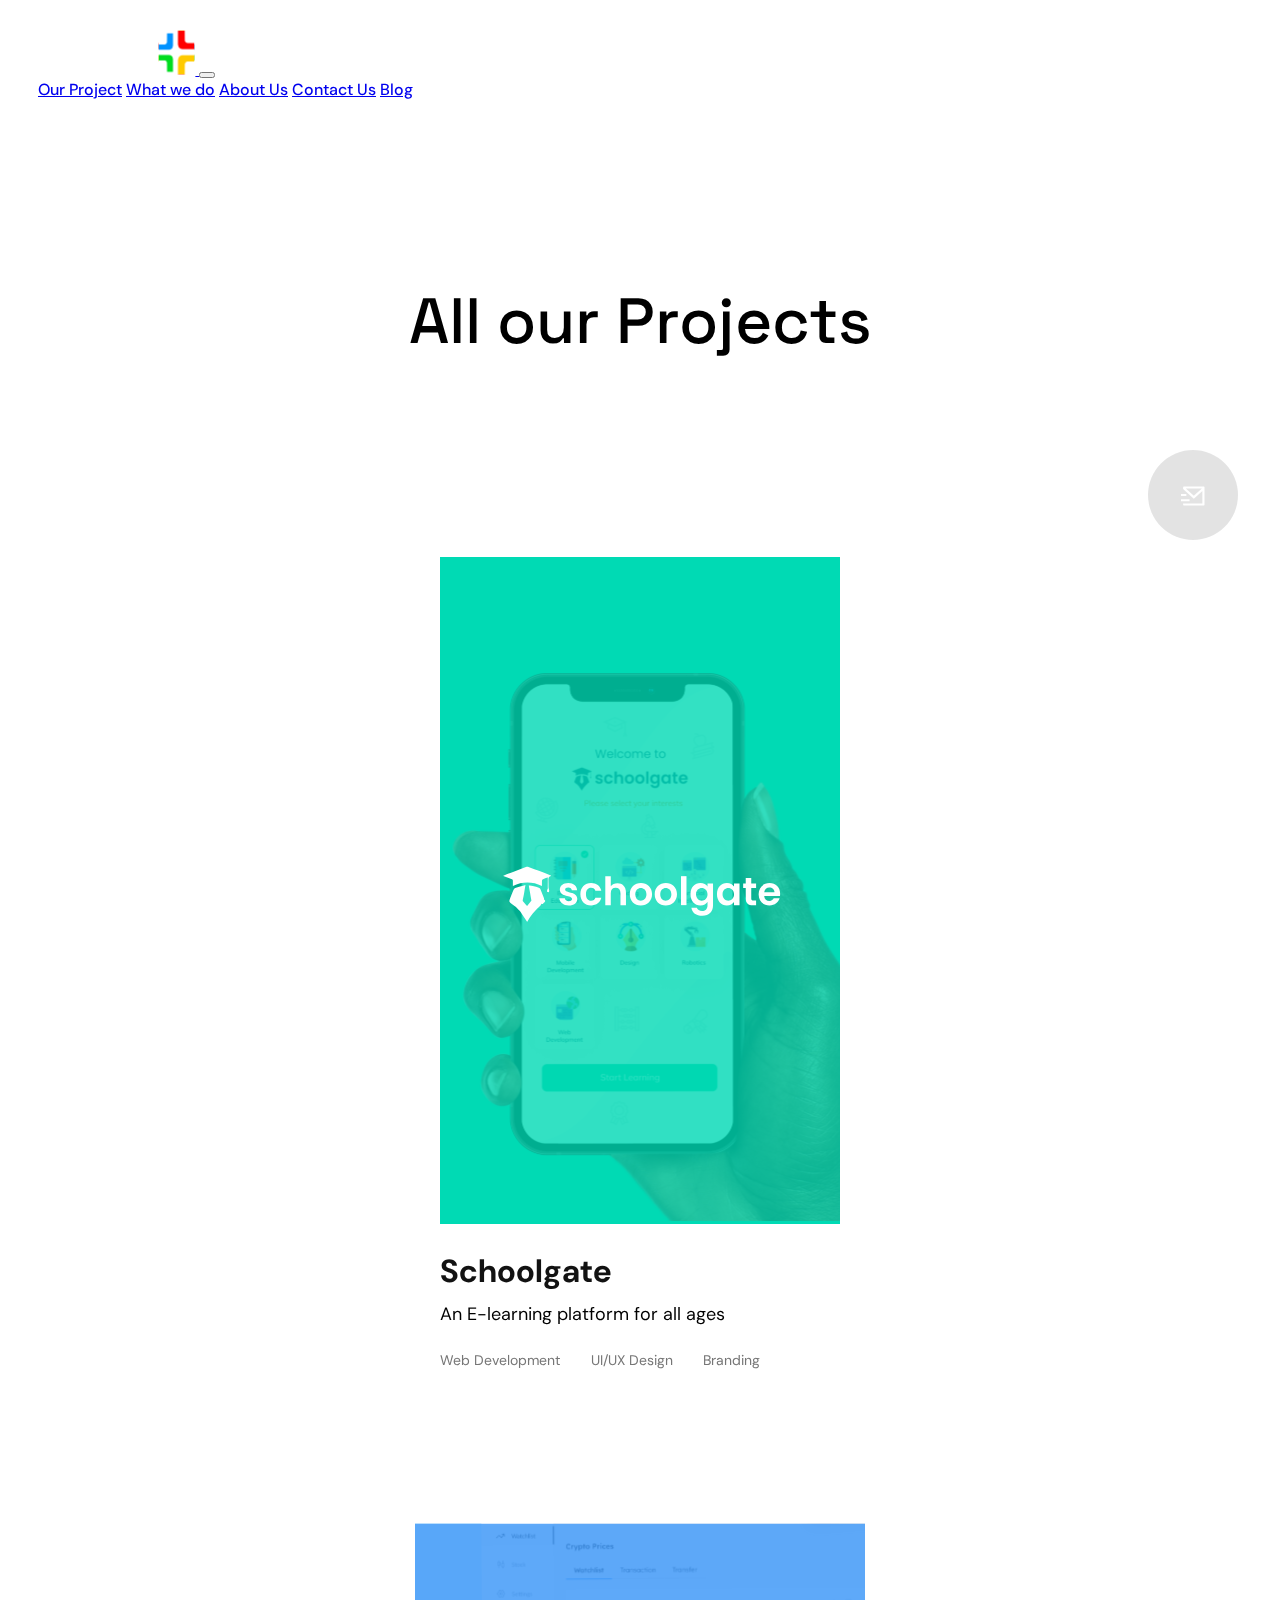
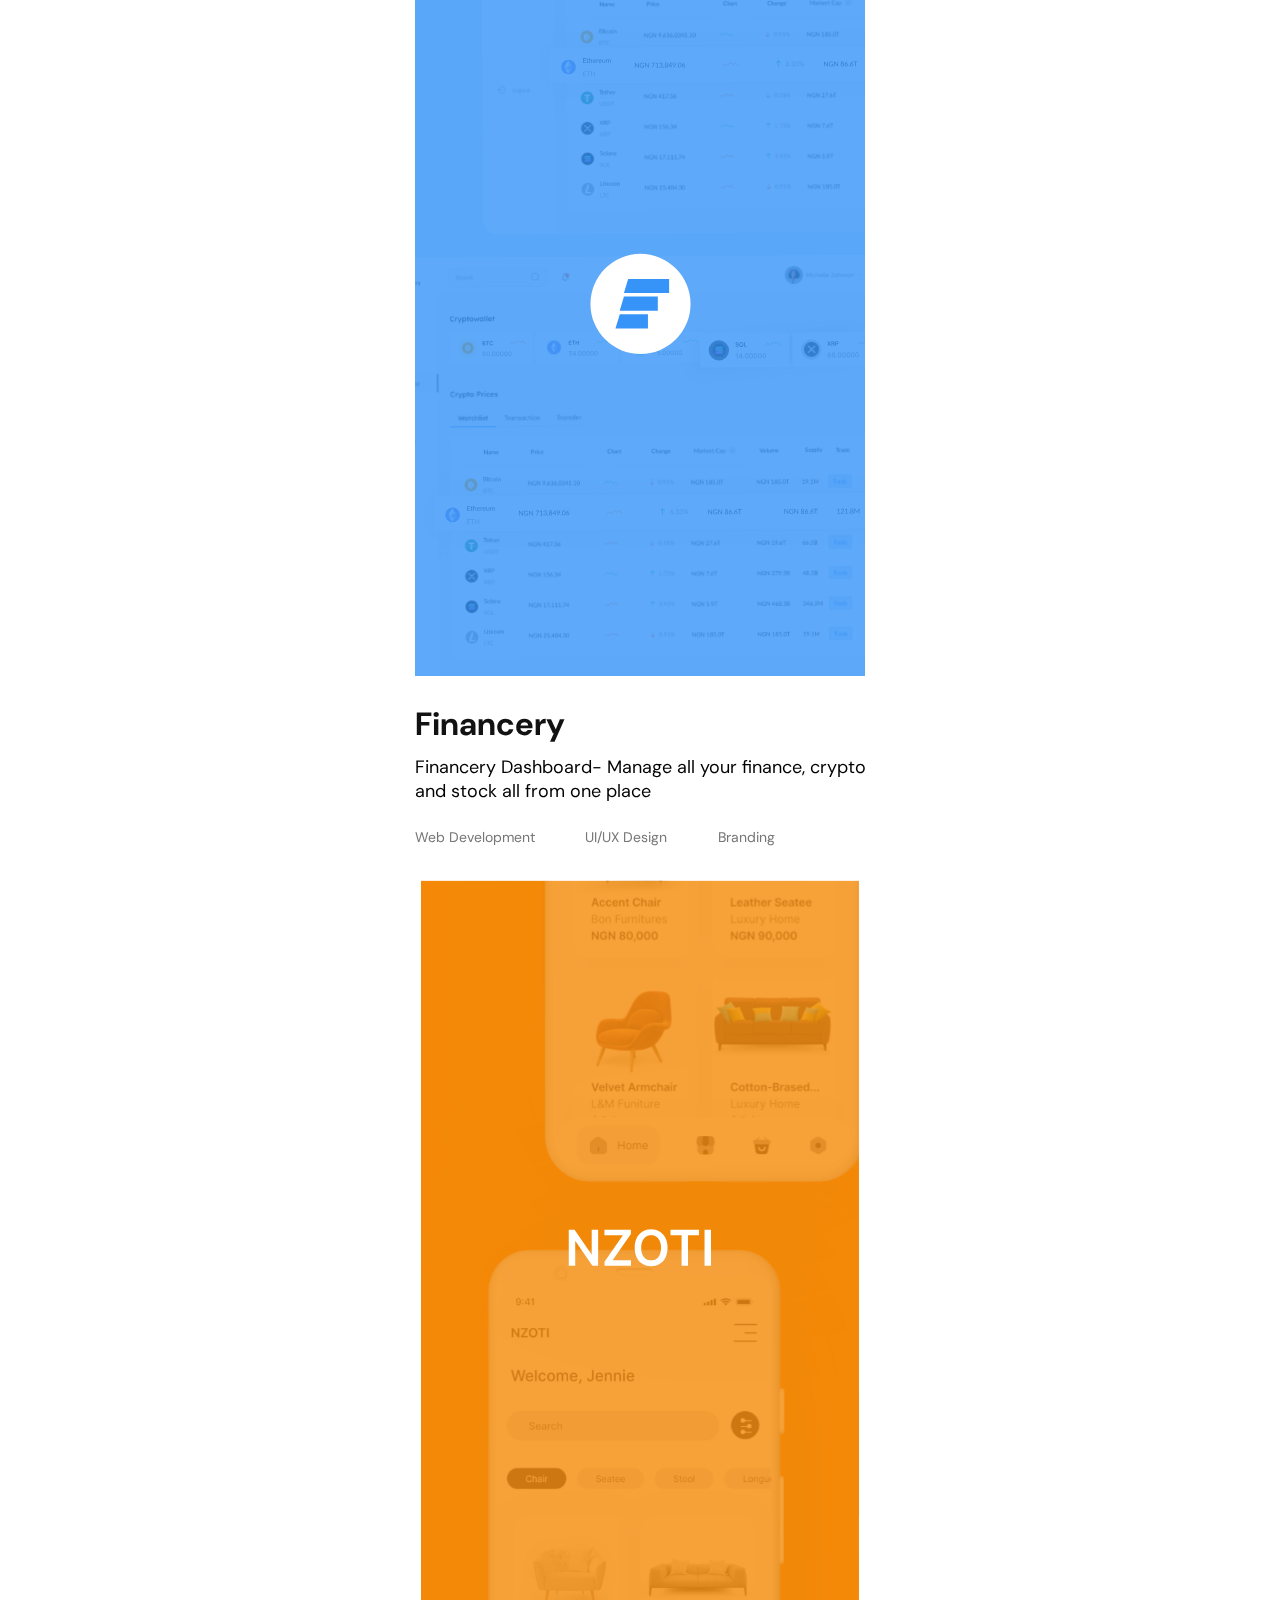
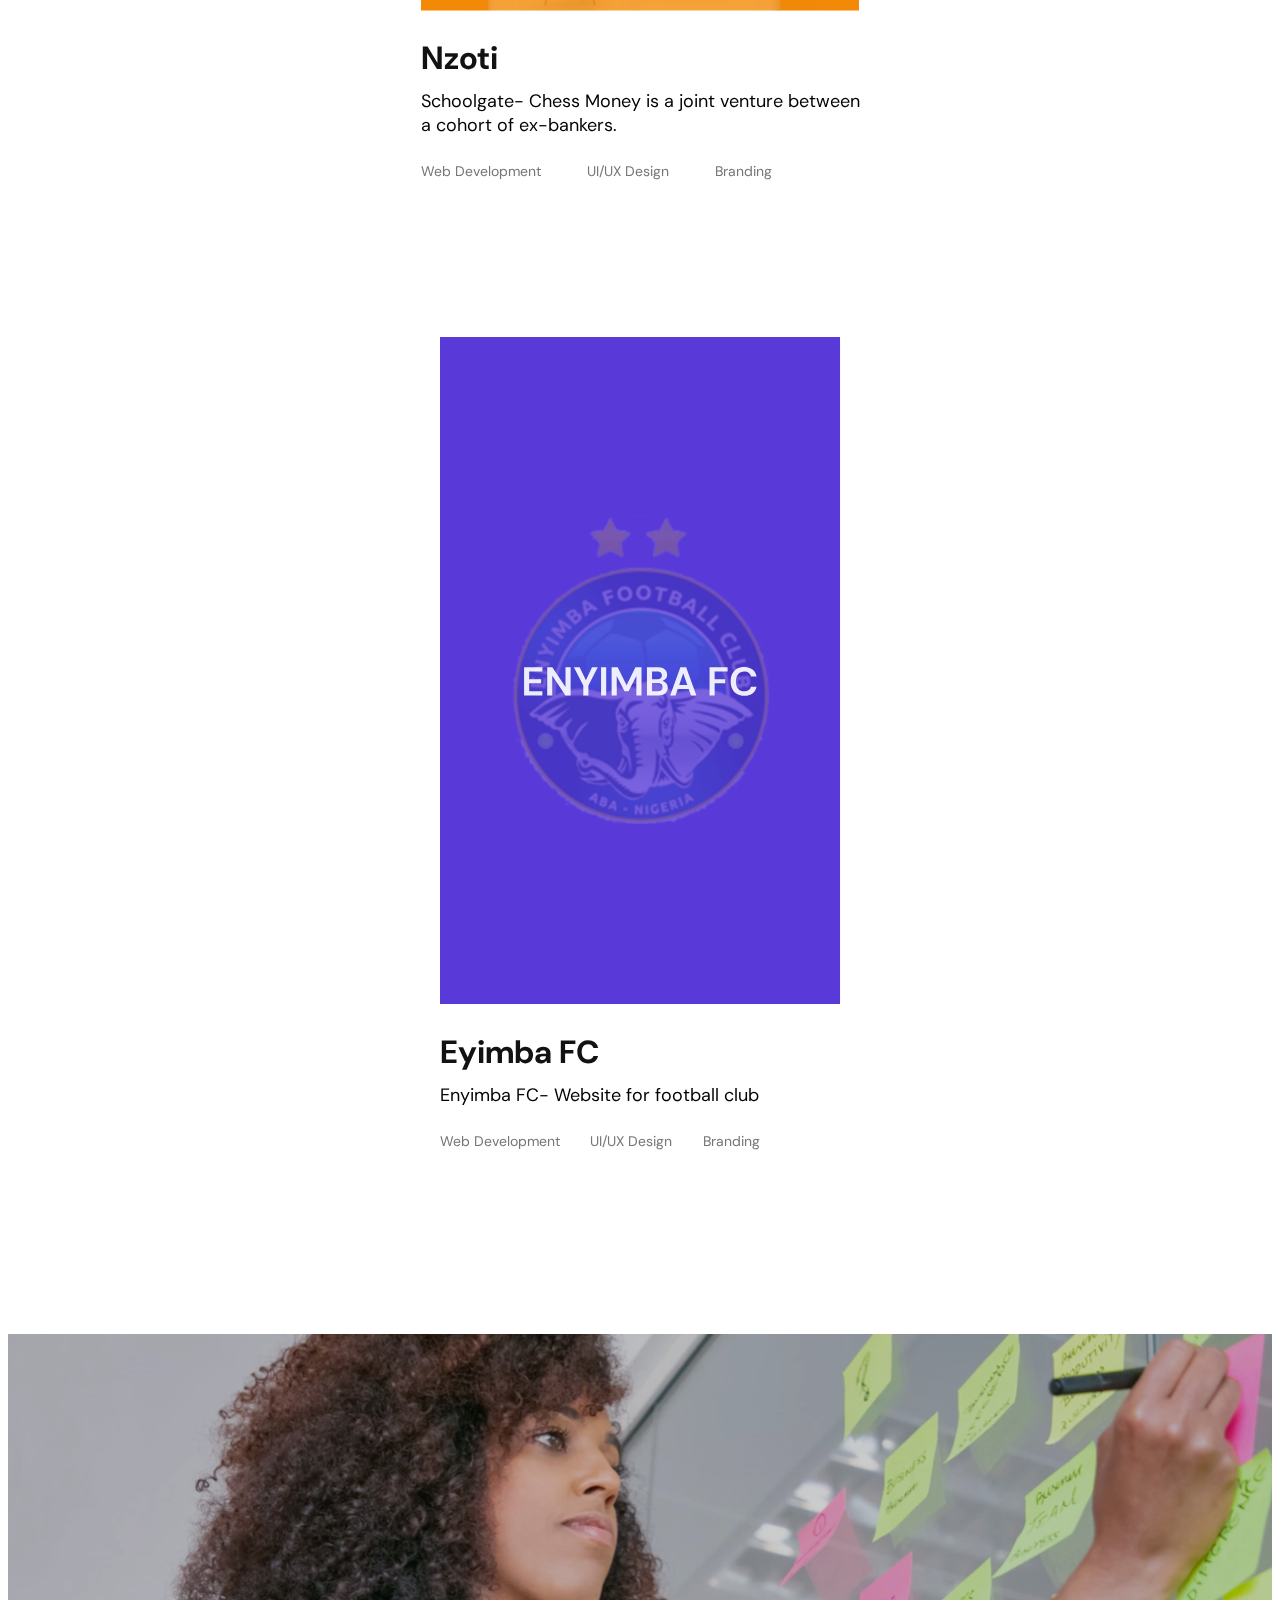
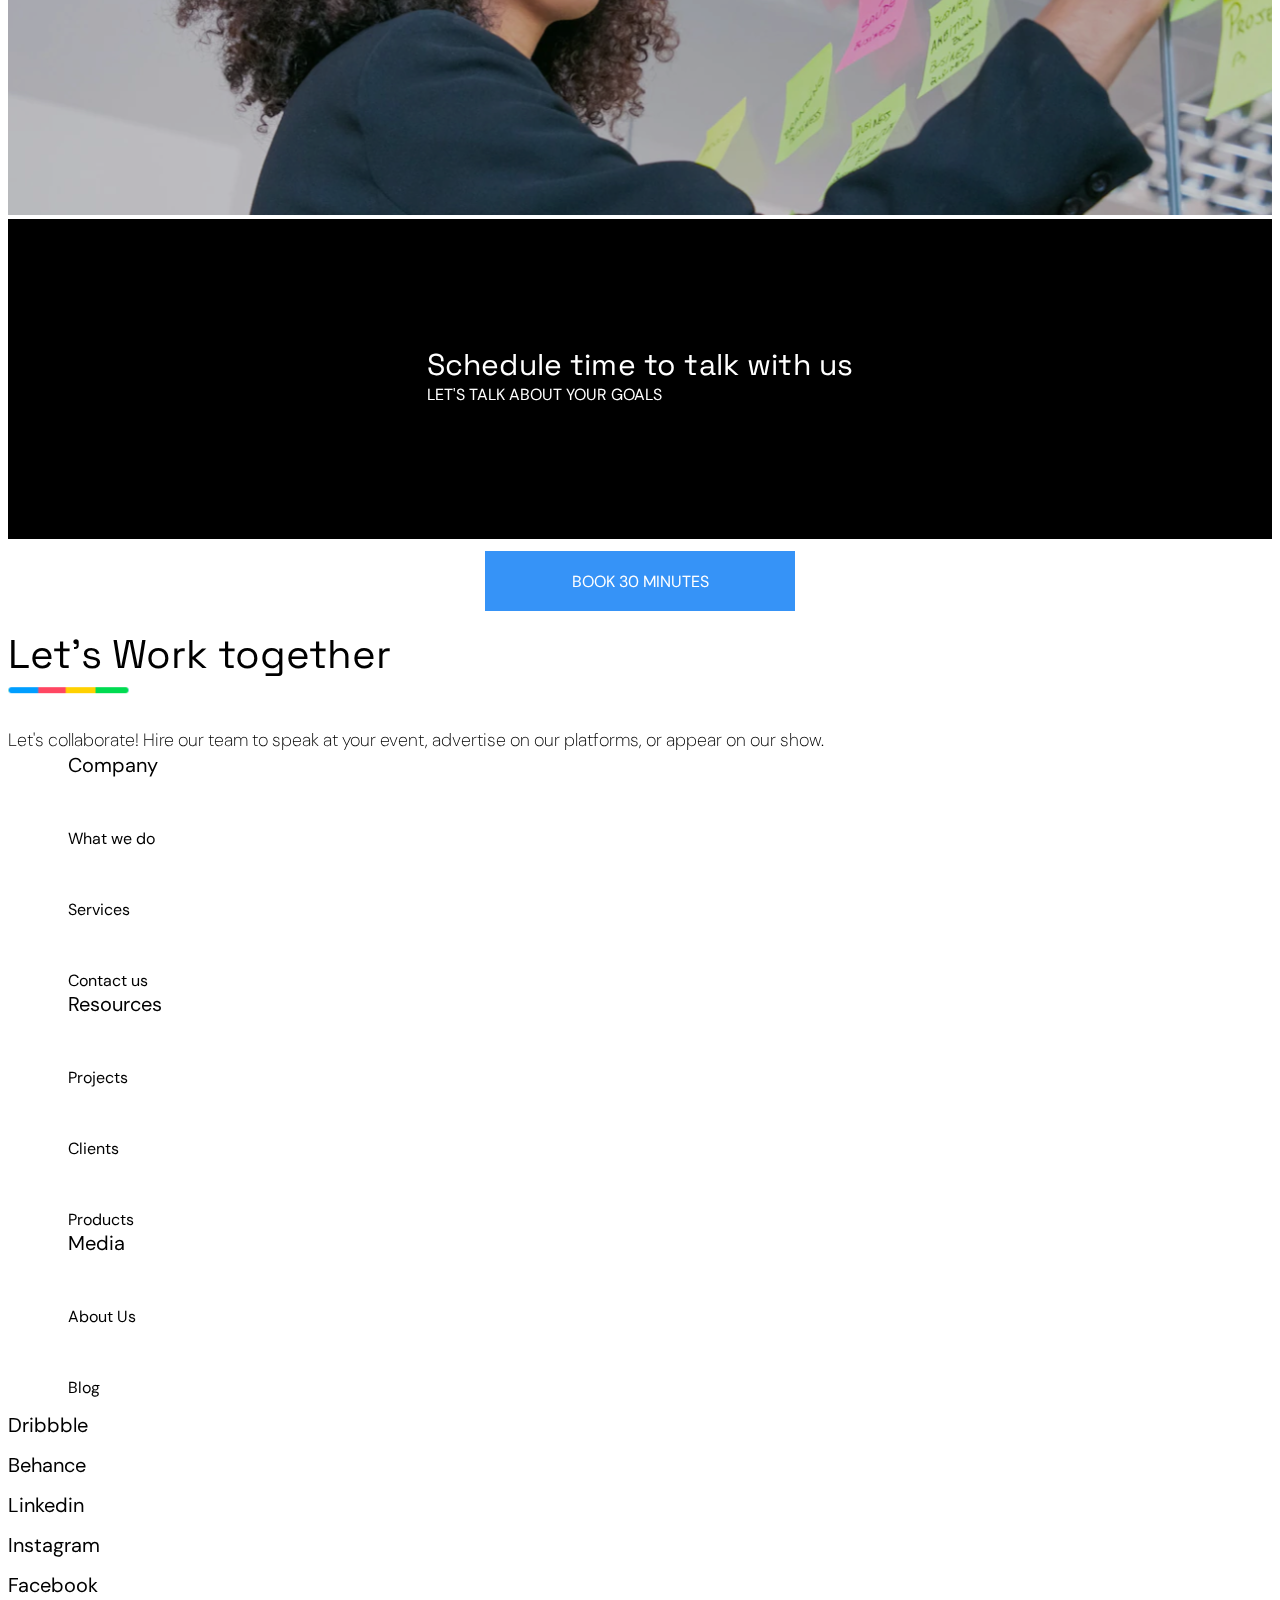
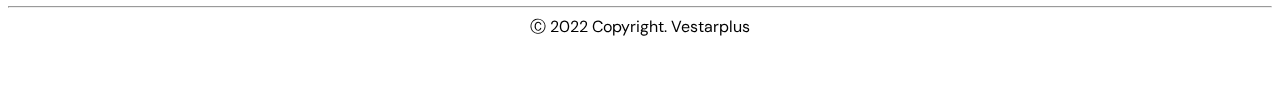
<file: Projects.html>
<!doctype html>
<html lang="en">
  <head>
    <meta charset="utf-8">
    <meta name="viewport" content="width=device-width, initial-scale=1">
    <link rel="stylesheet" href="../Assets/stylesheet/style.css">
    <link rel="stylesheet" href="../Assets/stylesheet/Responsive.css">
    <link rel="preconnect" href="https://fonts.googleapis.com">
<link rel="preconnect" href="https://fonts.gstatic.com" crossorigin>
<link href="https://fonts.googleapis.com/css2?family=IBM+Plex+Sans:wght@500&display=swap" rel="stylesheet">
<script src="https://cdnjs.cloudflare.com/ajax/libs/gsap/3.6.0/gsap.min.js"></script>
<link href="https://fonts.googleapis.com/css2?family=DM+Sans:ital,wght@0,400;0,500;0,700;1,400;1,500;1,700&display=swap" rel="stylesheet">
<link rel="preconnect" href="https://fonts.googleapis.com">
<link rel="preconnect" href="https://fonts.gstatic.com" crossorigin>
<link href="https://fonts.googleapis.com/css2?family=Space+Grotesk:wght@300;400;500;600;700&display=swap" rel="stylesheet">
    <title>Projects Page</title>
    <link rel="icon" type="image/x-icon" href="./Assets/images/favicon.ico">
    <link href="https://cdn.jsdelivr.net/npm/bootstrap@5.2.0/dist/css/bootstrap.min.css" rel="stylesheet" integrity="sha384-gH2yIJqKdNHPEq0n4Mqa/HGKIhSkIHeL5AyhkYV8i59U5AR6csBvApHHNl/vI1Bx" crossorigin="anonymous">
  </head>
  <body>

    <nav class="navbar navbar-expand-lg  fixed-top" style="background-color: white;">
      <div class="container-fluid bawo">
        <a class="navbar-brand logo"href="./index.html">
          <img src="../Assets/images/image 46.svg" alt=""class='icon' >
        </a>
        <button class="navbar-toggler" type="button" data-bs-toggle="collapse" data-bs-target="#navbarNavAltMarkup" aria-controls="navbarNavAltMarkup" aria-expanded="false" aria-label="Toggle navigation">
          <span class="navbar-toggler-icon"></span>
        </button>
        <div class="collapse navbar-collapse" id="navbarNavAltMarkup">
          <div class="navbar-nav font" style="text-align: start;">
              <a class="nav-link active px-4 " aria-current="page" href="./Projects.html" style="width: 150px;" >Our Project</a>
            <a class="nav-link active px-4  " aria-current="page" href="./WhatWeDo.html" style="width: 160px;" >What we do</a>
            <a class="nav-link active px-4" href="./About.html" style="width: 150px;">About Us</a>
            <a class="nav-link active px-4" href="./Contact.html" style="width: 150px;">Contact Us</a>
            <a class="nav-link active px-4" href="./Blog.html" style="width: 150px;">Blog</a>
          </div>
        </div>
      </div>
    </nav>

    <div class="hovering">
        <a href="./Contact.html" style="text-decoration: none;">
        <div class="stronger">
            <p class="moveu">
                <img src="./Assets/images/calendly.svg" alt="" style="width:40% ; height:50px">
            </p>
        </div>
    </a>
    </div>

<div class="projects33">All our Projects</div>

<div class="container-xxl "style="margin-top: 190px;">
    <div class="row ">
        <div class="col-12 col-md-6 trial">
            <a href="./SchoolGate.html"style='text-decoration: none;color:black'>
            <div class="img-hover-zoom">
                <img src="./Assets/images/nschgate.svg" alt="" style="width:100%;">
                <div class="">
                    <div class="Title">Schoolgate</div>
                    <div class="subtitle">An E-learning platform for all ages</div>
                    <div class="festa">
                       <div>Web Development</div>
                           <div>UI/UX Design</div>
                       <div>Branding </div>
                    </div>
                </div>
            </div>
        </a>
        </div>
        <div class="col-12 col-md-6 trial" style="margin-top: 120px;">
            <div>
                <img src="./Assets/images/ncrpto.svg" alt="" style="width:100%;">
                <div class=" ">
                     <div class="Title">Financery</div>
                    <div class="subtitle">Financery Dashboard- Manage all your finance, crypto <br/> and stock all from one place</div>
                    <div class="festa">
                       <div>Web Development</div>
                           <div>UI/UX Design</div>
                       <div>Branding </div>
                    </div>
                </div>
            </div>
        </div>
        
    </div>
    <div class="row">
        <div class="col-12 col-md-6 trial">
            <div>
                <img src="./Assets/images/nnzoti (1).svg"  alt="" style="width:100%;">
                <div class=" ">
                     <div class="Title">Nzoti</div>
                    <div class="subtitle">Schoolgate- Chess Money is a joint venture between <br/> a cohort of ex-bankers.</div>
                    <div class="festa">
                       <div>Web Development</div>
                           <div>UI/UX Design</div>
                       <div>Branding </div>
                    </div>
                </div>
            </div>
        </div>
        <div class="col-12 col-md-6 trial" style="margin-top: 120px;">
            <div>
                <img src="./Assets/images/nenyimbafc (1).svg" alt="" style="width:100%;">
                <div class=" ">
                     <div class="Title">Eyimba FC</div>
                    <div class="subtitle">Enyimba FC- Website for football club</div>
                    <div class="festa">
                       <div>Web Development</div>
                           <div>UI/UX Design</div>
                       <div>Branding </div>
                    </div>
                </div>
            </div>
        </div>
        
    </div>
  </div>











    <!-- vide0 part 😃 -->
    <div>
        <div class="video-holder" style="margin-top: 150px;">
            
       <img src="../Assets/images/gif.svg" alt="" style="width: 100%; object-fit:contain;">
        </div>
    
        </div>
    
        <div class=" blackhood  ">
     
    <div class="container">
            <div class="row">
                <div class="col-12 col-md-6 water ">
                    <div class="cennn" >
                        <div >
                            <div class="schedule">Schedule time to talk with us</div>
                            <div class="talks">LET'S TALK ABOUT YOUR GOALS</div>
                        </div>
                    </div>
                </div>
                <div class="col-12 col-md-6 water ">
                    <div class="cennn" >
                        <div>
                            <a href="./Contact.html" style="text-decoration: none;color: rgb(255, 255, 255)">
                                <button  class=" buuu rounded-0">
                                   BOOK 30 MINUTES
                                </button>
                            </a>
                        </div>
                    </div>
                </div>
            </div>
        </div>
    </div>











   <!-- footer Page -->


   <div class="footer">
    <div>
        <div>
            <div class="container">
                <div>
                    <div class="container">
  
                        <div class="row d-flex justify-content-center pt-5">
                            <div class="col-12 col-md-3  pt-5">
                                <div class="lets">
                                    Let’s Work together
                                </div>
                                <div>
                                    <img src="./Assets/images/vestarLine.svg" alt="">
                                  </div>
                                <div class="collab">
                                    Let's collaborate! Hire our team to speak at your event, 
                                    advertise on our platforms,
                                     or appear on our show.
                                </div>
                            </div>
                            <div class="col-12 col-md-3   pt-5">
                                <div class="heyyy">
                                <div class="Company">Company</div>
                              <a href="./WhatWeDo.html" style="text-decoration: none;color: black; "> 
                                <div class="norms">What we do</div>
                                </a>
                                <a href="./WhatWeDo.html" style="text-decoration: none;color: black;">
                                <div class="norms">Services</div>
                              </a>
                                <a href="./Contact.html" style="text-decoration: none; color:black">
                                    <div class="norms">Contact us</div>
                                </a>
                            </div>
                            </div>
                            <div class="col-12 col-md-3   pt-5">
                                <div class="heyyy">
                                
                                <div  class="Company">Resources</div>
                              
                                <a href="./Projects.html" style="text-decoration: none;color: black;">
                                <div class="norms" >Projects</div>
                              </a>
                                <a href="./Clients.html" style="text-decoration: none;color: black; ">
                                <div class="norms">Clients</div>
                              </a>
                                <a href="./Products.html" style="text-decoration: none;color: black; "> 
                                    <div class="norms">Products</div>
                                </a>
                            </div>
                            </div>
                            <div class="col-12 col-md-3   pt-5">
                                <div class="heyyy">
                                 
                                <div  class="Company">Media</div>
                              
                                <a href="./About.html" style="text-decoration: none;color: black;">
                                <div class="norms">About Us</div>
                              </a>
                                <a href="./Blog.html" style="text-decoration: none;color: black;">
                                <div class="norms">Blog</div>
                                </a>
                            </div>
                            </div>
                        </div>
  
                        <div class="row  pt-5 ">
                            <div class="col-12 pt-4 col-sm subHandle">Dribbble</div>
                            <div class="col-12 pt-4 col-sm subHandle">Behance</div>
                            <div class="col-12 pt-4 col-sm subHandle">Linkedin</div>
                            <div class="col-12 pt-4 col-sm subHandle">Instagram</div>
                            <div class="col-12 pt-4 col-sm subHandle">Facebook</div>
                        </div>
                        <hr/>
                        <div class="copyright">
                            <div> Ⓒ  2022 Copyright.  Vestarplus</div>
                        </div>
  
                    </div>
                </div>
            </div>
        </div>
    </div>
  </div>




  <div id="cursor">
    <div class="cursor__circle"></div>
  </div>
  


  <script src="./index.js">

</script>

    <script src="https://cdn.jsdelivr.net/npm/bootstrap@5.2.0/dist/js/bootstrap.bundle.min.js" integrity="sha384-A3rJD856KowSb7dwlZdYEkO39Gagi7vIsF0jrRAoQmDKKtQBHUuLZ9AsSv4jD4Xa" crossorigin="anonymous"></script>
  </body>
</html>
</file>
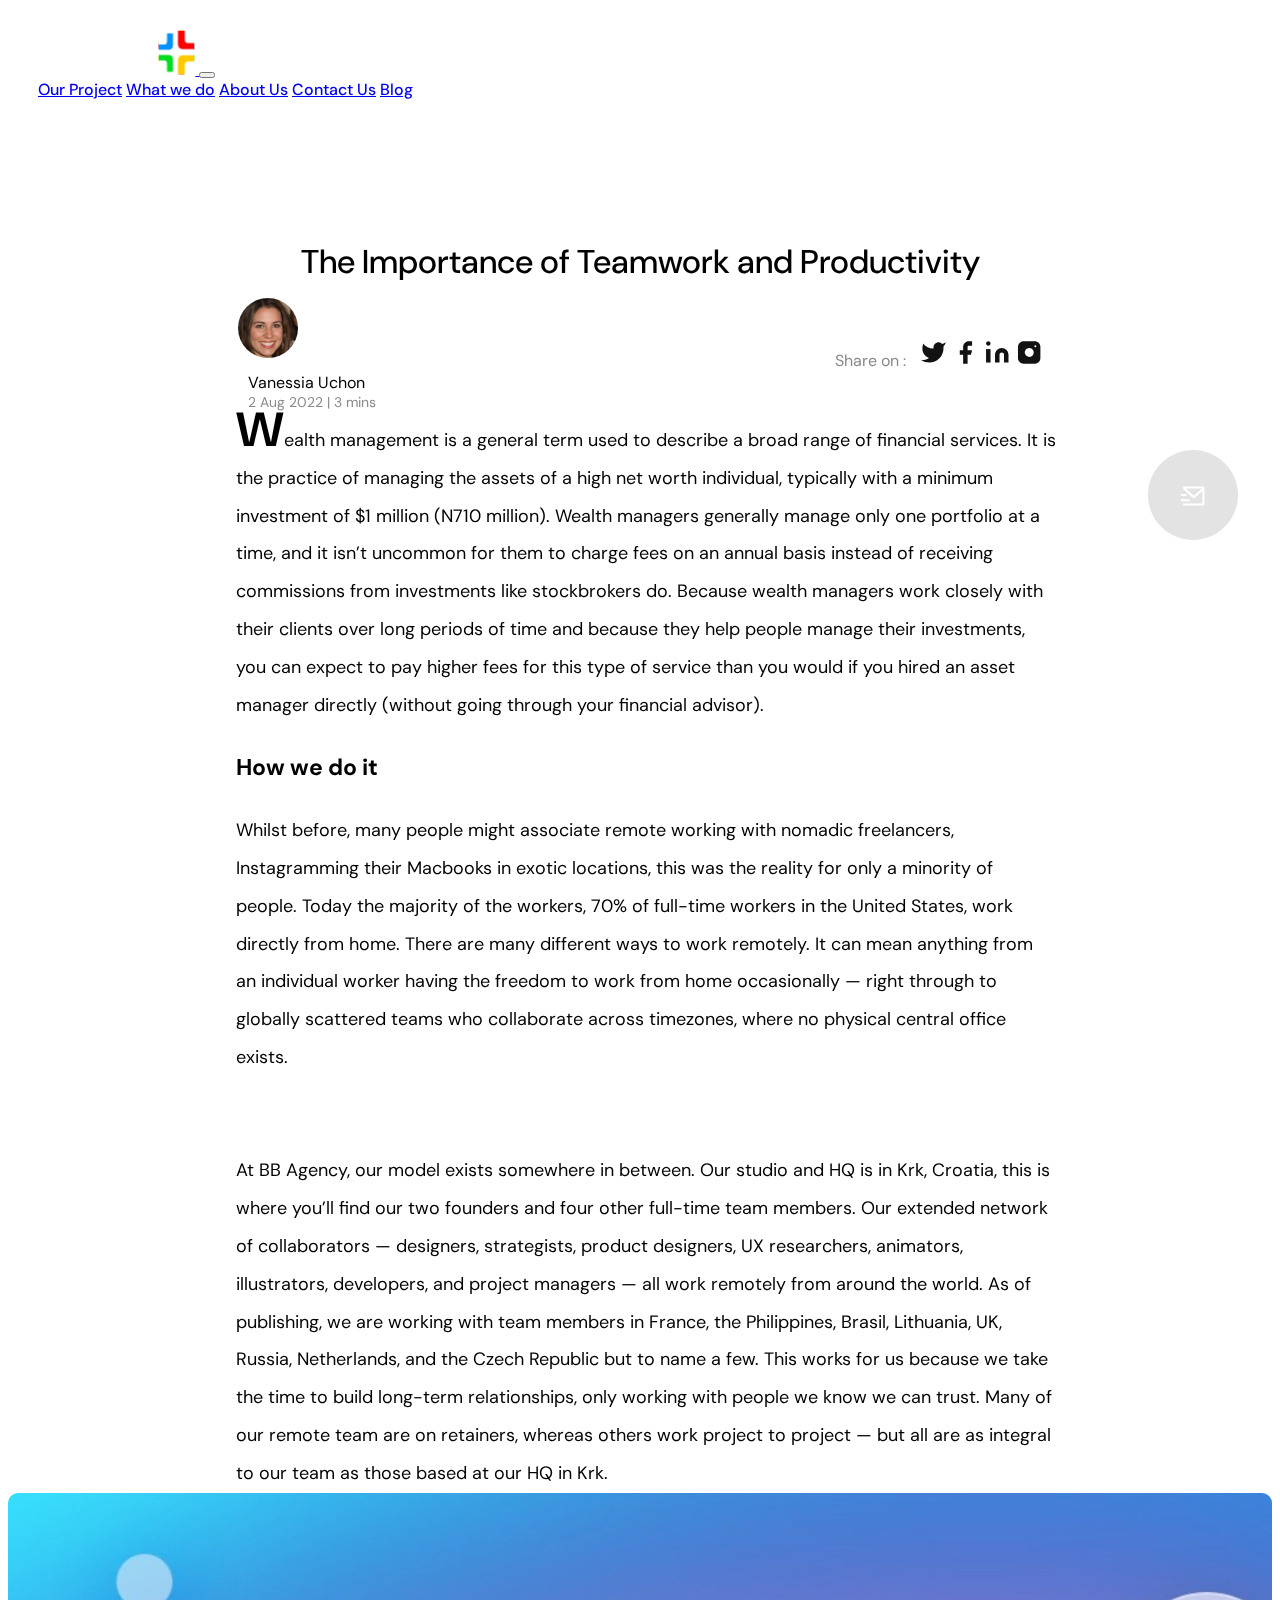
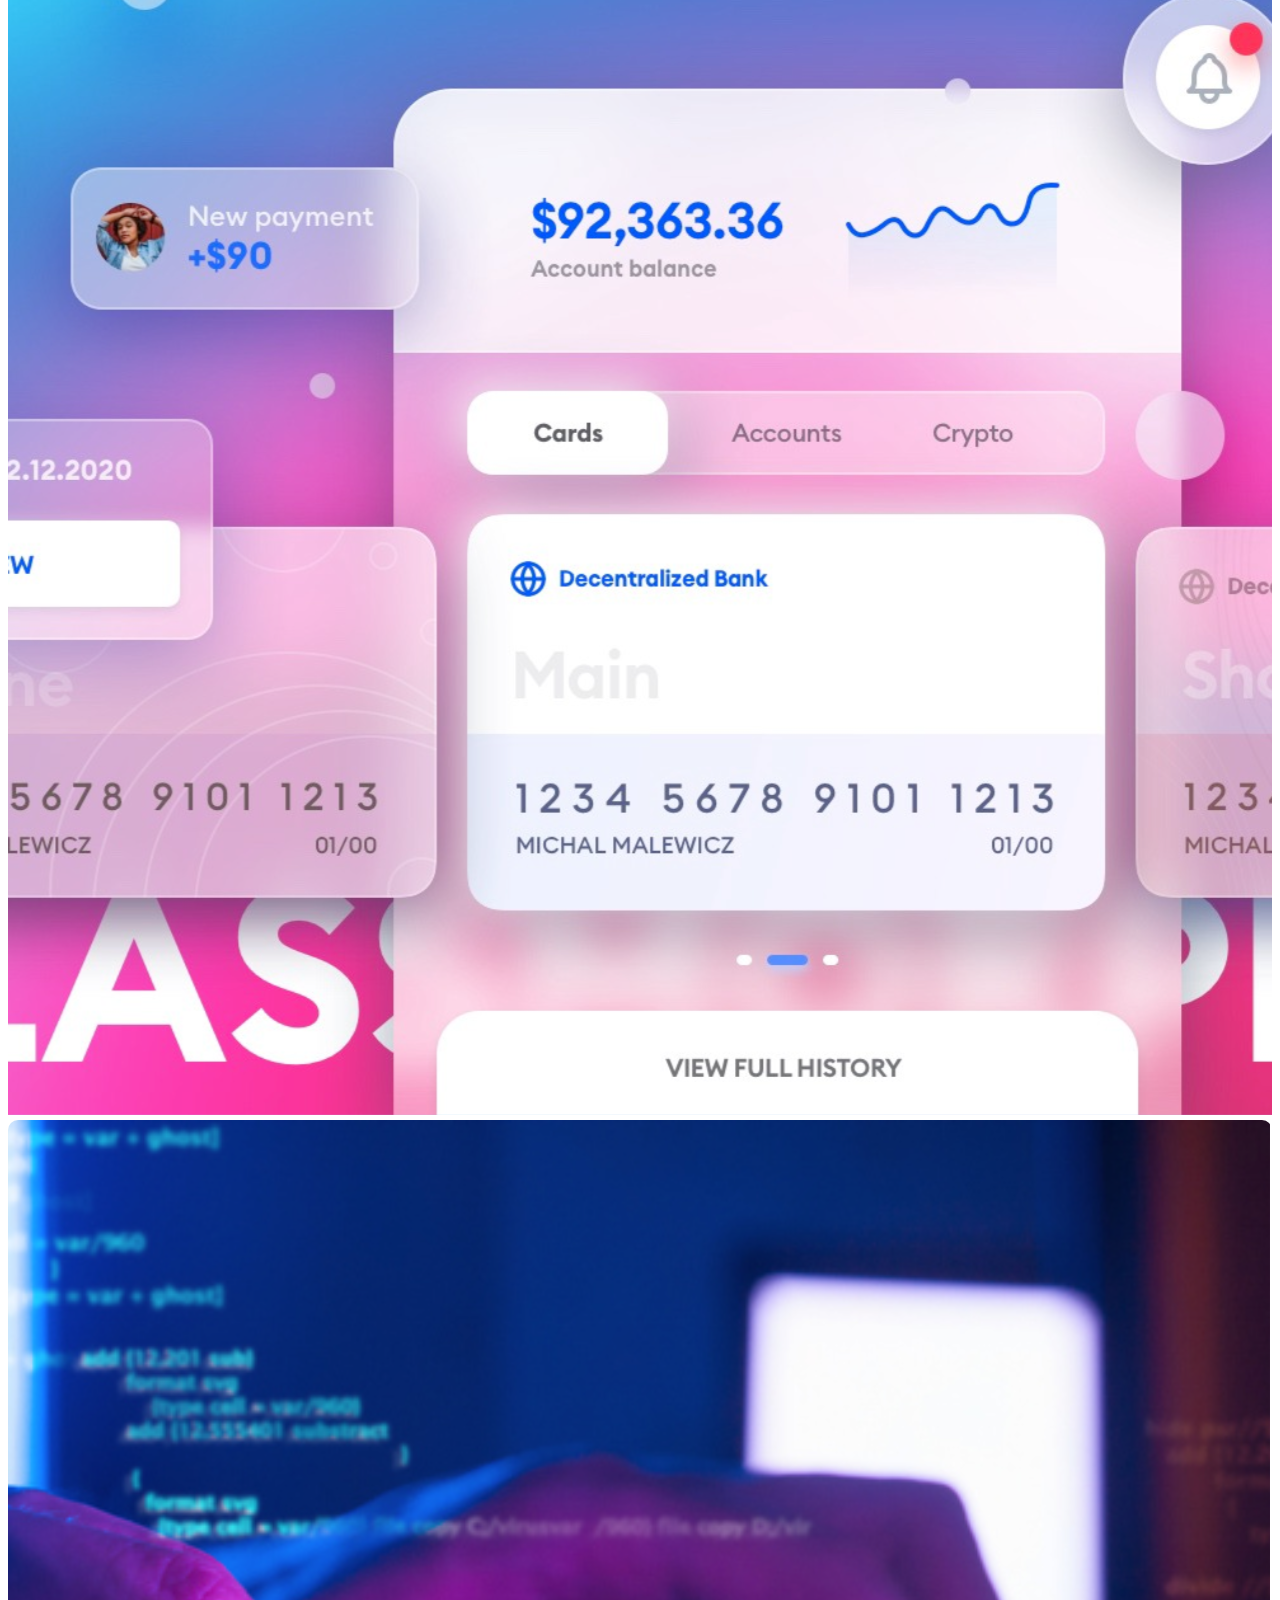
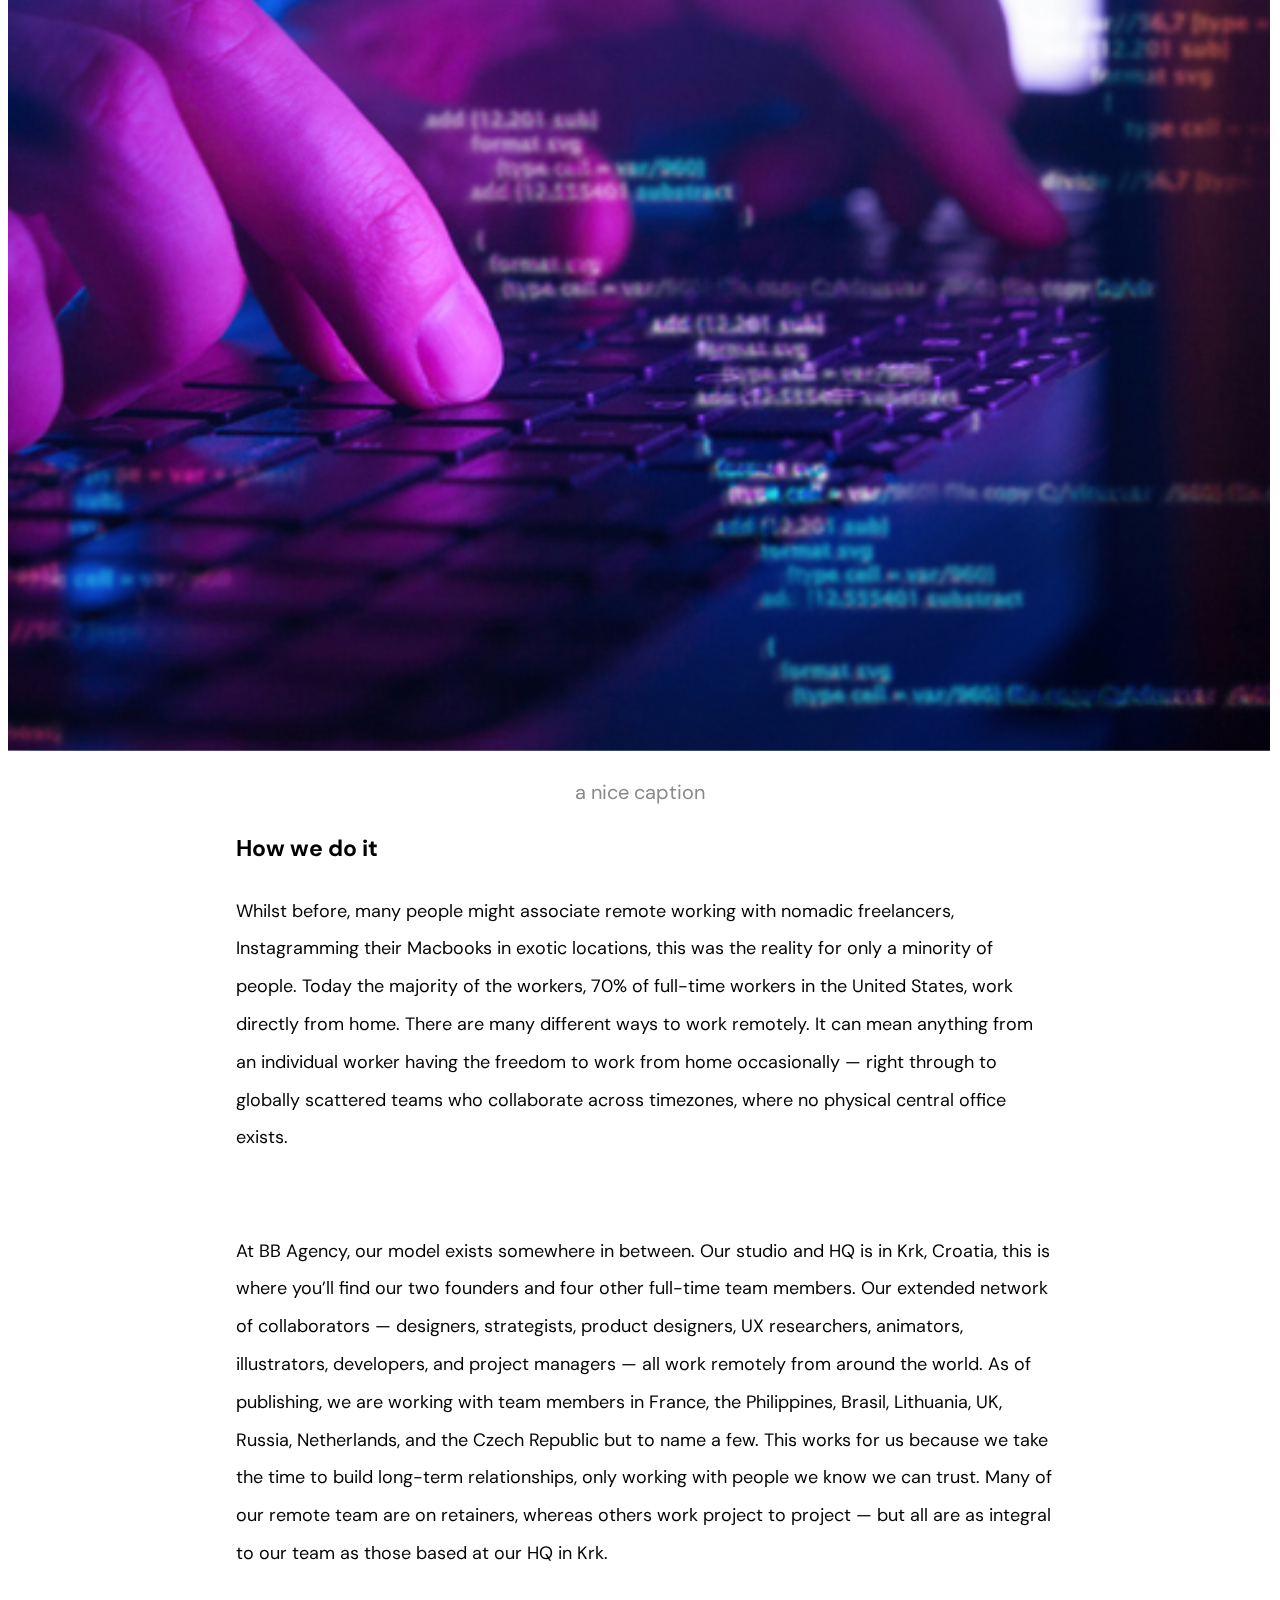
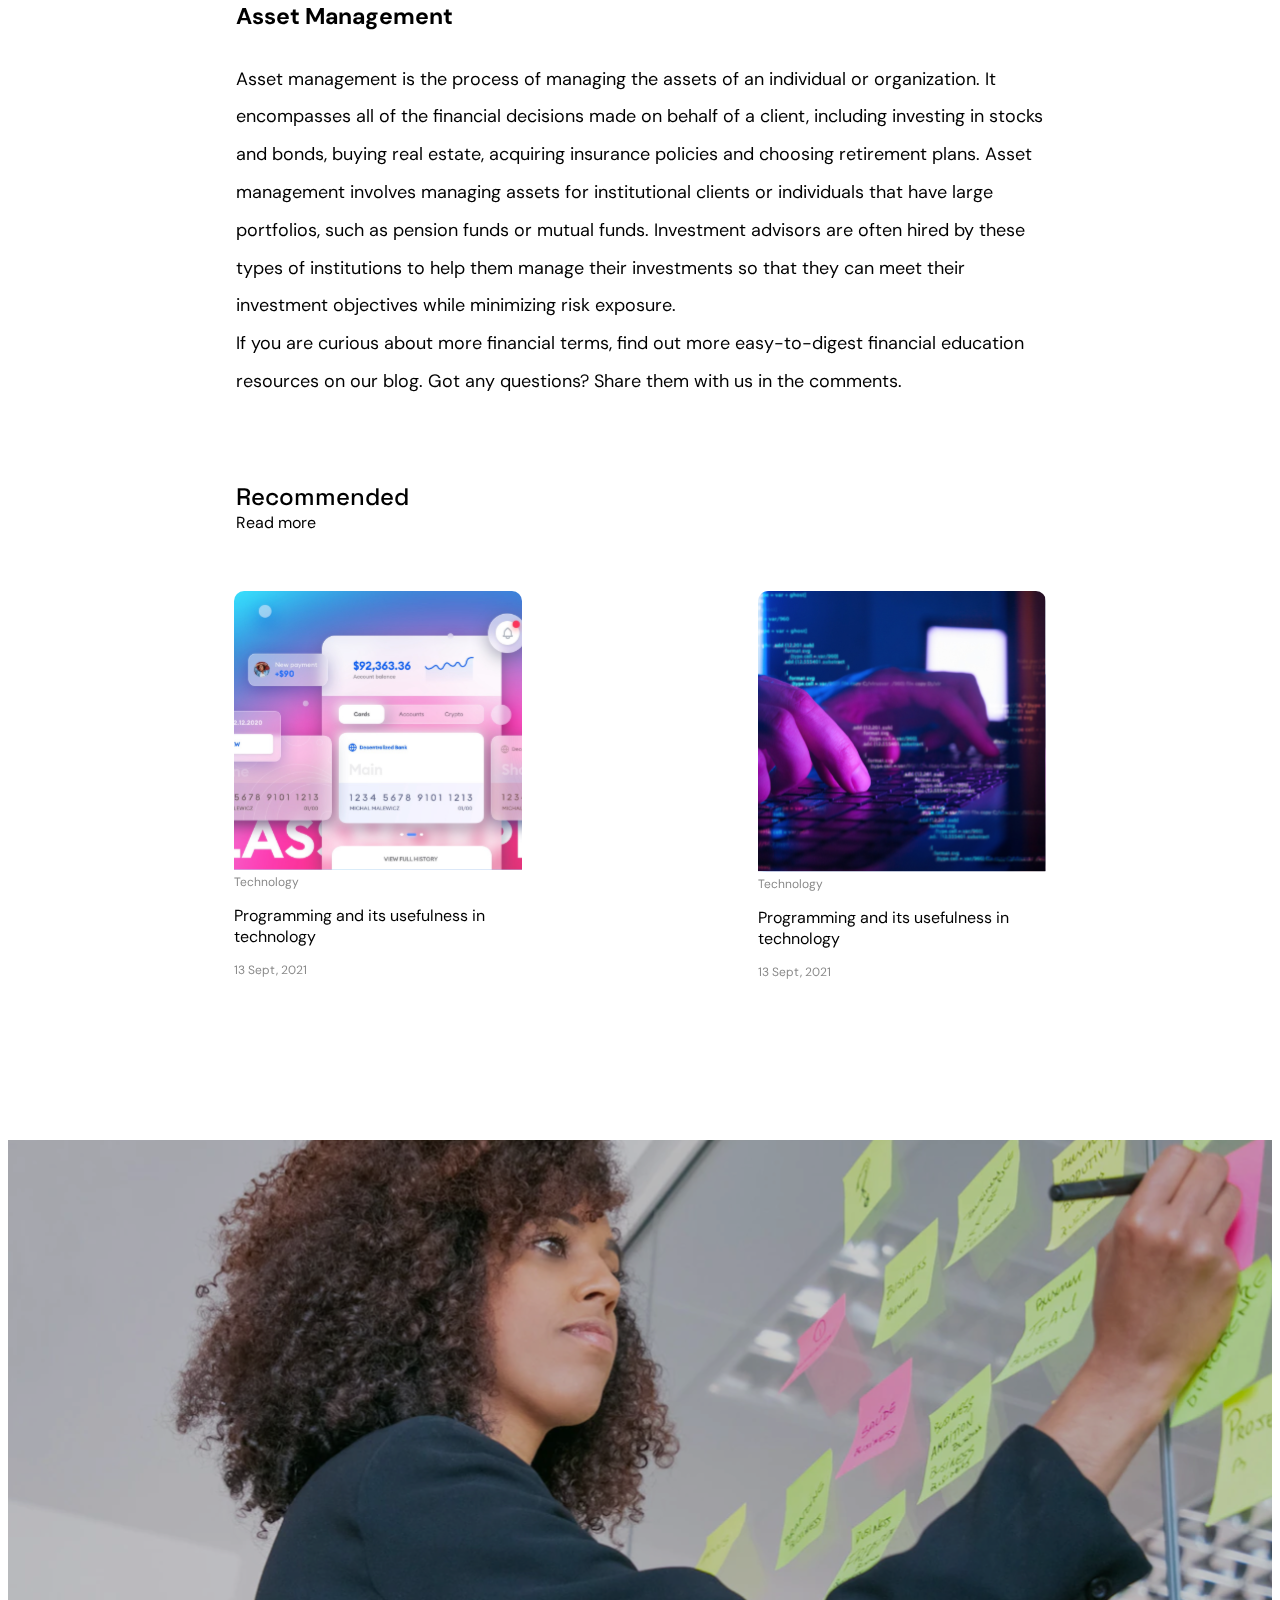
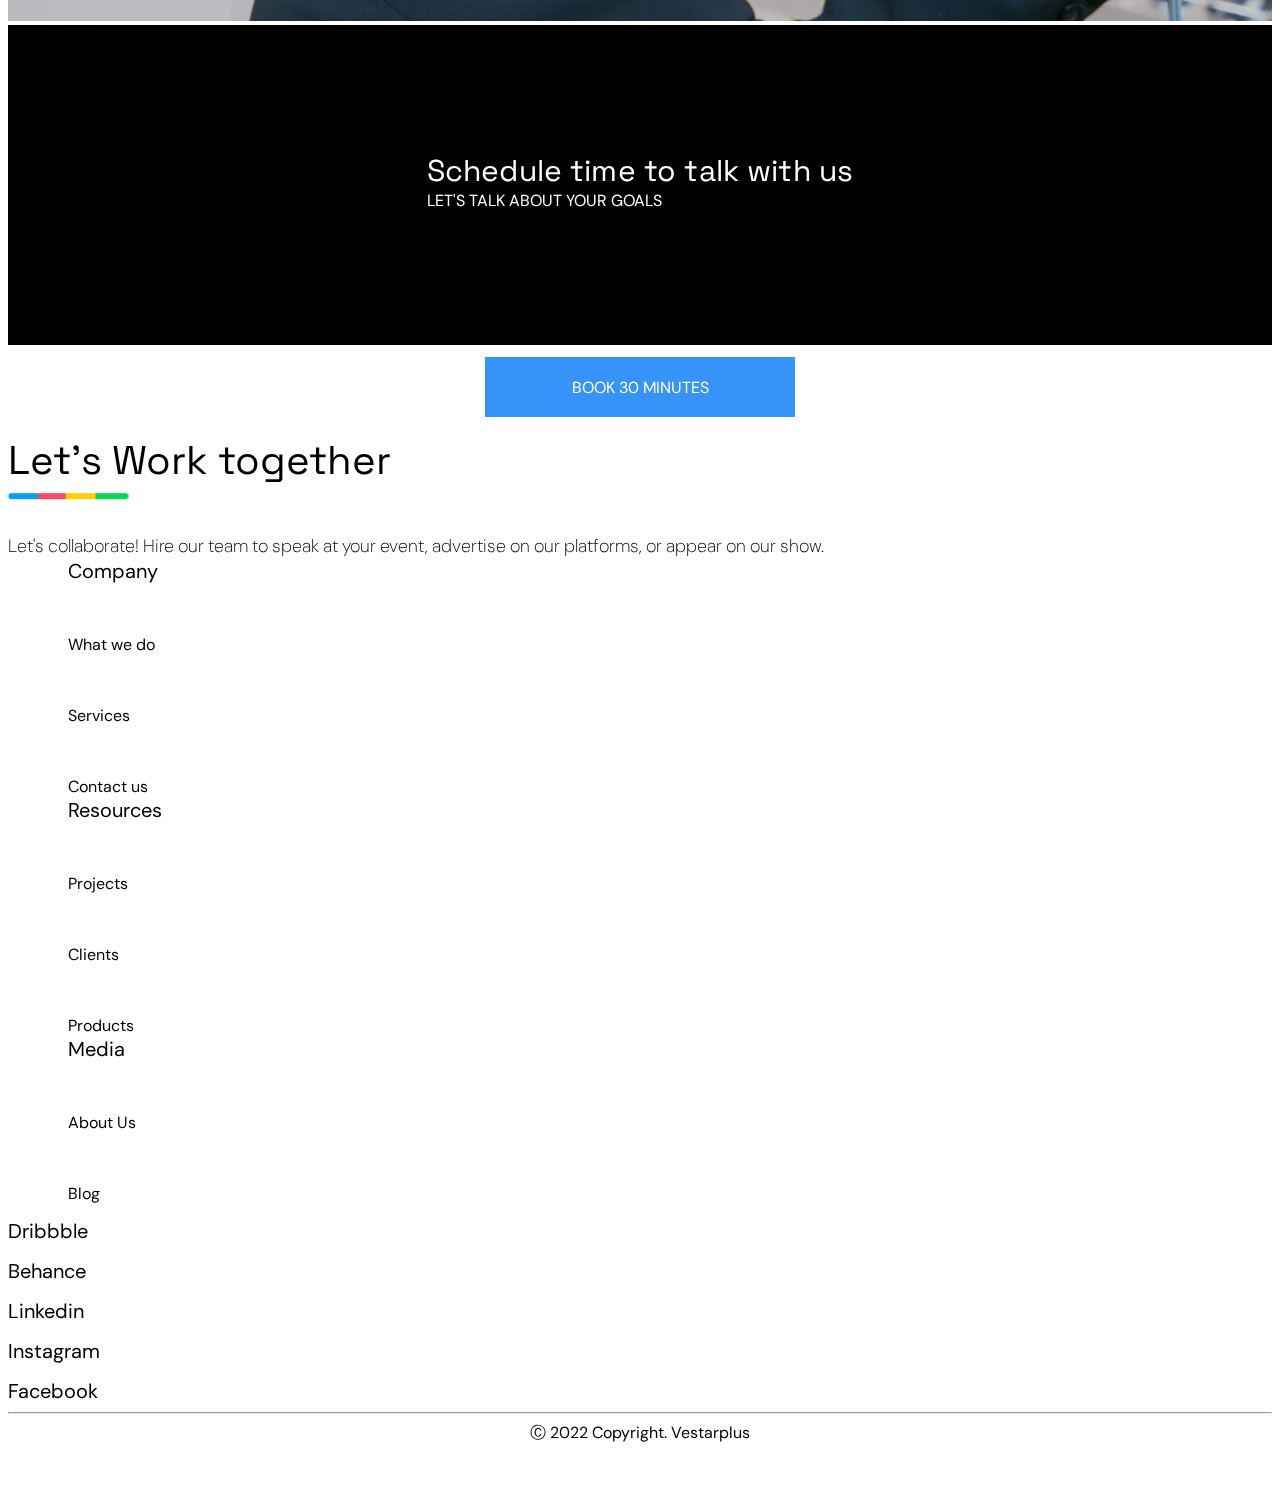
<file: ReadBlog.html>
<!doctype html>
<html lang="en">
  <head>
    <meta charset="utf-8">
    <meta name="viewport" content="width=device-width, initial-scale=1">
    <link rel="stylesheet" href="../Assets/stylesheet/style.css">
    <link rel="stylesheet" href="../Assets/stylesheet/Responsive.css">
    <link rel="preconnect" href="https://fonts.googleapis.com">
<link rel="preconnect" href="https://fonts.gstatic.com" crossorigin>
<link href="https://fonts.googleapis.com/css2?family=IBM+Plex+Sans:wght@500&display=swap" rel="stylesheet">
<script src="https://cdnjs.cloudflare.com/ajax/libs/gsap/3.6.0/gsap.min.js"></script>
<link href="https://fonts.googleapis.com/css2?family=DM+Sans:ital,wght@0,400;0,500;0,700;1,400;1,500;1,700&display=swap" rel="stylesheet">
<link rel="preconnect" href="https://fonts.googleapis.com">
<link rel="preconnect" href="https://fonts.gstatic.com" crossorigin>
<link href="https://fonts.googleapis.com/css2?family=Space+Grotesk:wght@300;400;500;600;700&display=swap" rel="stylesheet">
    <title>Read Bolg</title>
    <link rel="icon" type="image/x-icon" href="./Assets/images/favicon.ico">
    <link href="https://cdn.jsdelivr.net/npm/bootstrap@5.2.0/dist/css/bootstrap.min.css" rel="stylesheet" integrity="sha384-gH2yIJqKdNHPEq0n4Mqa/HGKIhSkIHeL5AyhkYV8i59U5AR6csBvApHHNl/vI1Bx" crossorigin="anonymous">
  </head>
  <body >

    <nav class="navbar navbar-expand-lg  fixed-top" style="background-color: white;">
      <div class="container-fluid bawo">
        <a class="navbar-brand logo"href="./index.html">
          <img src="../Assets/images/image 46.svg" alt=""class='icon' >
        </a>
        <button class="navbar-toggler" type="button" data-bs-toggle="collapse" data-bs-target="#navbarNavAltMarkup" aria-controls="navbarNavAltMarkup" aria-expanded="false" aria-label="Toggle navigation">
          <span class="navbar-toggler-icon"></span>
        </button>
        <div class="collapse navbar-collapse" id="navbarNavAltMarkup">
          <div class="navbar-nav font" style="text-align: start;">
              <a class="nav-link active px-4 " aria-current="page" href="./Projects.html" style="width: 150px;" >Our Project</a>
            <a class="nav-link active px-4  " aria-current="page" href="./WhatWeDo.html" style="width: 160px;" >What we do</a>
            <a class="nav-link active px-4" href="./About.html" style="width: 150px;">About Us</a>
            <a class="nav-link active px-4" href="./Contact.html" style="width: 150px;">Contact Us</a>
            <a class="nav-link active px-4" href="./Blog.html" style="width: 150px;">Blog</a>
          </div>
        </div>
      </div>
    </nav>
    <div class="hovering">
        <a href="./Contact.html" style="text-decoration: none;">
        <div class="stronger">
            <p class="moveu">
                <img src="./Assets/images/calendly.svg" alt="" style="width:40% ; height:50px">
            </p>
        </div>
    </a>
    </div>
      
<div>

      <div style="margin-top: 140px;">
        <div class="container">
            <div>
                <div class="theImportance">The Importance of Teamwork and Productivity</div>
                <div class="blogger">
                    <div class="d-flex">
                        <div>
                            <img src="./Assets/images/bloggerimage.svg" alt="">
                        </div>
                        <div style="margin-left: 10px;margin-top: 10px;">
                            <div class="Vanessia">Vanessia Uchon</div>
                            <div class="Time">2 Aug 2022 | 3 mins </div>
                        </div>
                    </div>
                    <div class="vann">
                        <div >
                            <span class="sharree">Share on :</span>
                          <img src="./Assets/images/blacktwitter.svg" alt="">
                          <img src="./Assets/images/blackfacebook.svg" alt="">
                          <img src="./Assets/images/blacklinkedin.svg" alt="">
                          <img src="./Assets/images/blackinstagram.svg" alt="">
                        </div>
                    </div>
                </div>
            </div>
        </div>
      </div>


<!-- blog starts here -->
  
<div >
    <div class="container">
        <div class="pussh">
            <div  class="frontRoll mt-5"><span>W</span>ealth management is a general term used to describe a broad range of financial services. It is the practice of managing the assets of a high net worth individual, typically with a minimum investment of $1 million (N710 million). 

                Wealth managers generally manage only one portfolio at a time, and it isn’t uncommon for them to charge fees on an annual basis instead of receiving commissions from investments like stockbrokers do. 
                
                Because wealth managers work closely with their clients over long periods of time and because they help people manage their investments, you can expect to pay higher fees for this type of service than you would if you hired an asset manager directly (without going through your financial advisor).</div>
        </div>
    </div>
    <div class="container">
<div class="pussh mt-5">

    <div class="frontRoll">

        <div class="HowWe"> How we do it</div> 

Whilst before, many people might associate remote working with nomadic freelancers, Instagramming their Macbooks in exotic locations, this was the reality for only a minority of people. Today the majority of the workers, 70% of full-time workers in the United States, work directly from home.

There are many different ways to work remotely. It can mean anything from an individual worker having the freedom to work from home occasionally — right through to globally scattered teams who collaborate across timezones, where no physical central office exists.<br/><br/><br/>

At BB Agency, our model exists somewhere in between. Our studio and HQ is in Krk, Croatia, this is where you’ll find our two founders and four other full-time team members. Our extended network of collaborators — designers, strategists, product designers, UX researchers, animators, illustrators, developers, and project managers — all work remotely from around the world. As of publishing, we are working with team members in France, the Philippines, Brasil, Lithuania, UK, Russia, Netherlands, and the Czech Republic but to name a few. This works for us because we take the time to build long-term relationships, only working with people we know we can trust. Many of our remote team are on retainers, whereas others work project to project — but all are as integral to our team as those based at our HQ in Krk.


    </div>
</div>
</div>


</div>





















        <div>
            <div class="container d-flex justify-content-center">
                <div class="row">
                    <div class="col-12 col-md-6 mt-5">
                        <img src="./Assets/images/blog1.svg" alt="" style="width: 100%; border-radius: 10px 10px 0 0;">
                    </div>
                    <div class="col-12 col-md-6 mt-5">
                        <img src="./Assets/images/blog2.svg" alt=""  style="width: 100%; border-radius: 10px 10px 0 0;">
                    </div>
                </div>

              
                    
            </div>
            <div class="captions" >a nice caption</div>
        </div>


        <div >
           
            <div class="container">
        <div class="pussh mt-5">
        
            <div class="frontRoll">
        
                <div class="HowWe"> How we do it</div> 
        
        Whilst before, many people might associate remote working with nomadic freelancers, Instagramming their Macbooks in exotic locations, this was the reality for only a minority of people. Today the majority of the workers, 70% of full-time workers in the United States, work directly from home.
        
        There are many different ways to work remotely. It can mean anything from an individual worker having the freedom to work from home occasionally — right through to globally scattered teams who collaborate across timezones, where no physical central office exists.<br/><br/><br/>
        
        At BB Agency, our model exists somewhere in between. Our studio and HQ is in Krk, Croatia, this is where you’ll find our two founders and four other full-time team members. Our extended network of collaborators — designers, strategists, product designers, UX researchers, animators, illustrators, developers, and project managers — all work remotely from around the world. As of publishing, we are working with team members in France, the Philippines, Brasil, Lithuania, UK, Russia, Netherlands, and the Czech Republic but to name a few. This works for us because we take the time to build long-term relationships, only working with people we know we can trust. Many of our remote team are on retainers, whereas others work project to project — but all are as integral to our team as those based at our HQ in Krk.
        
        
            </div>
        </div>
        </div>
        <div class="container ">
            <div class="pussh">
                <div  class="frontRoll  mt-5">
                    <div class="HowWe">  Asset Management</div> 

                    Asset management is the process of managing the assets of an individual or organization. It encompasses all of the financial decisions made on behalf of a client, including investing in stocks and bonds, buying real estate, acquiring insurance policies and choosing retirement plans.
                    
                    Asset management involves managing assets for institutional clients or individuals that have large portfolios, such as pension funds or mutual funds. Investment advisors are often hired by these types of institutions to help them manage their investments so that they can meet their investment objectives while minimizing risk exposure.</div>
            </div>
        </div>
              <div class="container">
                <div class="pussh">
                    <div class="frontRoll mt-4">
                        If you are curious about more financial terms, find out more easy-to-digest financial education resources on our blog.  
Got any questions? Share them with us in the comments.
                    </div>
                </div>





                
              </div>
        </div>

<div>
  <div class="container">
    <div class="stand">
<div>
<div class="Recommended">Recommended</div>
<div class="ReadMore">Read more</div>
</div>
    </div>
  </div>
</div>







<div>
  <div class="container">

      <div class="teamlistt">
          <a href="./ReadBlog.html" style="text-decoration: none;color: black;">
          <div class="card border-0 moveIt" style="margin: 10px; width: 18rem;">
              <div>
                  <img src="./Assets/images/blog1.svg" alt="" style="width: 100%; border-radius: 10px 10px 0 0;">
              </div>
              <div class="card-body">
                <div style="display: flex; flex-direction: column; ">
          <div class="Technology">Technology</div>
          <div  class="context">Programming and its usefulness in technology</div>
          <div class="datetime">13 Sept, 2021</div>
      </div>
              </div>
          </div>
          </a>
          <a href="./ReadBlog.html" style="text-decoration: none;color: black;">
          <div class="card border-0 " style="margin: 10px;width: 18rem;">
              <div>
                  <img src="./Assets/images/blog2.svg" alt="" style="width: 100%; border-radius: 10px 10px 0 0;">
              </div>
              <div class="card-body">
                <div style="display: flex; flex-direction: column; ">
          <div class="Technology">Technology</div>
          <div  class="context">Programming and its usefulness in technology</div>
          <div class="datetime">13 Sept, 2021</div>
      </div>
              </div>
          </div>
          </a>
          </div>
  </div>
</div>
<!-- 
     <div class="jumbo">
      <div>Recommended</div>
      <div>Read more</div>
     </div> -->



















<!-- <div class="container mt-5">
    <div class="pussh2 mt-5">
        <div class="swish"style="text-align: start; width: 610px;">
            <div  class="booth1">Recommended</div>
            <div  class="booth2">Read more</div>

        </div>
       
    </div>
</div> -->
<!-- 
<div>
    <div class="container">
        <div>
      

                <div class="teamlist2">
                  
                    <div class="card border-0 " style="width: 18rem;margin: 20px;">
                        <img src="./Assets/images/blog1.svg" class="card-img-top" alt="...">
                        <div class="card-body">
                          <div style="display: flex; flex-direction: column; ">
                    <div class="Technology">Technology</div>
                    <div  class="context">Programming and its usefulness in technology</div>
                    <div class="datetime">13 Sept, 2021</div>
                </div>
                        </div>
                      </div>
                    <div class="card border-0 " style="width: 18rem;margin: 20px;">
                        <img src="./Assets/images/blog5.svg" class="card-img-top" alt="...">
                        <div class="card-body">
                          <div style="display: flex; flex-direction: column; ">
                    <div class="Technology">Technology</div>
                    <div  class="context">Programming and its usefulness in technology</div>
                    <div class="datetime">13 Sept, 2021</div>
                </div>
                        </div>
                      </div>

                    </div>
                



        </div>
    </div>
</div> -->
















</div>

    <!-- vide0 part 😃 -->
    <div>
        <div class="video-holder" style="margin-top: 150px;">
            
       <img src="../Assets/images/gif.svg" alt="" style="width: 100%; object-fit:contain;">
        </div>
    
        </div>
    
        <div class=" blackhood  ">
     
    <div class="container">
            <div class="row">
                <div class="col-12 col-md-6 water ">
                    <div class="cennn" >
                        <div >
                            <div class="schedule">Schedule time to talk with us</div>
                            <div class="talks">LET'S TALK ABOUT YOUR GOALS</div>
                        </div>
                    </div>
                </div>
                <div class="col-12 col-md-6 water ">
                    <div class="cennn" >
                        <div>
                            <a href="./Contact.html" style="text-decoration: none;color: rgb(255, 255, 255)">
                                <button  class=" buuu rounded-0">
                                   BOOK 30 MINUTES
                                </button>
                            </a>
                        </div>
                    </div>
                </div>
            </div>
        </div>
    </div>
    
    
    
    
    
    
    
    
    
    
    
    <!-- footer Page -->


<div class="footer">
    <div>
        <div>
            <div class="container">
                <div>
                    <div class="container">
  
                        <div class="row d-flex justify-content-center pt-5">
                            <div class="col-12 col-md-3  pt-5">
                                <div class="lets">
                                    Let’s Work together
                                </div>
                                <div>
                                    <img src="./Assets/images/vestarLine.svg" alt="">
                                  </div>
                                <div class="collab">
                                    Let's collaborate! Hire our team to speak at your event, 
                                    advertise on our platforms,
                                     or appear on our show.
                                </div>
                            </div>
                            <div class="col-12 col-md-3   pt-5">
                                <div class="heyyy">
                                <div class="Company">Company</div>
                              <a href="./WhatWeDo.html" style="text-decoration: none;color: black; "> 
                                <div class="norms">What we do</div>
                                </a>
                                <a href="./WhatWeDo.html" style="text-decoration: none;color: black;">
                                <div class="norms">Services</div>
                              </a>
                                <a href="./Contact.html" style="text-decoration: none; color:black">
                                    <div class="norms">Contact us</div>
                                </a>
                            </div>
                            </div>
                            <div class="col-12 col-md-3   pt-5">
                                <div class="heyyy">
                              
                                <div  class="Company">Resources</div>
                              
                                <a href="./Projects.html" style="text-decoration: none;color: black;">
                                <div class="norms" >Projects</div>
                              </a>
                                <a href="./Clients.html" style="text-decoration: none;color: black; ">
                                <div class="norms">Clients</div>
                              </a>
                                <a href="./Products.html" style="text-decoration: none;color: black; "> 
                                    <div class="norms">Products</div>
                                </a>
                            </div>
                            </div>
                            <div class="col-12 col-md-3   pt-5">
                                <div class="heyyy">
                               
                                <div  class="Company">Media</div>
                              
                                <a href="./About.html" style="text-decoration: none;color: black;">
                                <div class="norms">About Us</div>
                              </a>
                                <a href="./Blog.html" style="text-decoration: none;color: black;">
                                <div class="norms">Blog</div>
                                </a>
                            </div>
                            </div>
                        </div>
  
                        <div class="row  pt-5 ">
                            <div class="col-12 pt-4 col-sm subHandle">Dribbble</div>
                            <div class="col-12 pt-4 col-sm subHandle">Behance</div>
                            <div class="col-12 pt-4 col-sm subHandle">Linkedin</div>
                            <div class="col-12 pt-4 col-sm subHandle">Instagram</div>
                            <div class="col-12 pt-4 col-sm subHandle">Facebook</div>
                        </div>
                        <hr/>
                        <div class="copyright">
                            <div> Ⓒ 2022  Copyright.  Vestarplus</div>
                        </div>
  
                    </div>
                </div>
            </div>
        </div>
    </div>
  </div>





  <div id="cursor">
    <div class="cursor__circle"></div>
  </div>
  







  <script src="./index.js">

</script>

    
        <script src="https://cdn.jsdelivr.net/npm/bootstrap@5.2.0/dist/js/bootstrap.bundle.min.js" integrity="sha384-A3rJD856KowSb7dwlZdYEkO39Gagi7vIsF0jrRAoQmDKKtQBHUuLZ9AsSv4jD4Xa" crossorigin="anonymous"></script>
      </body>
    </html>
</file>
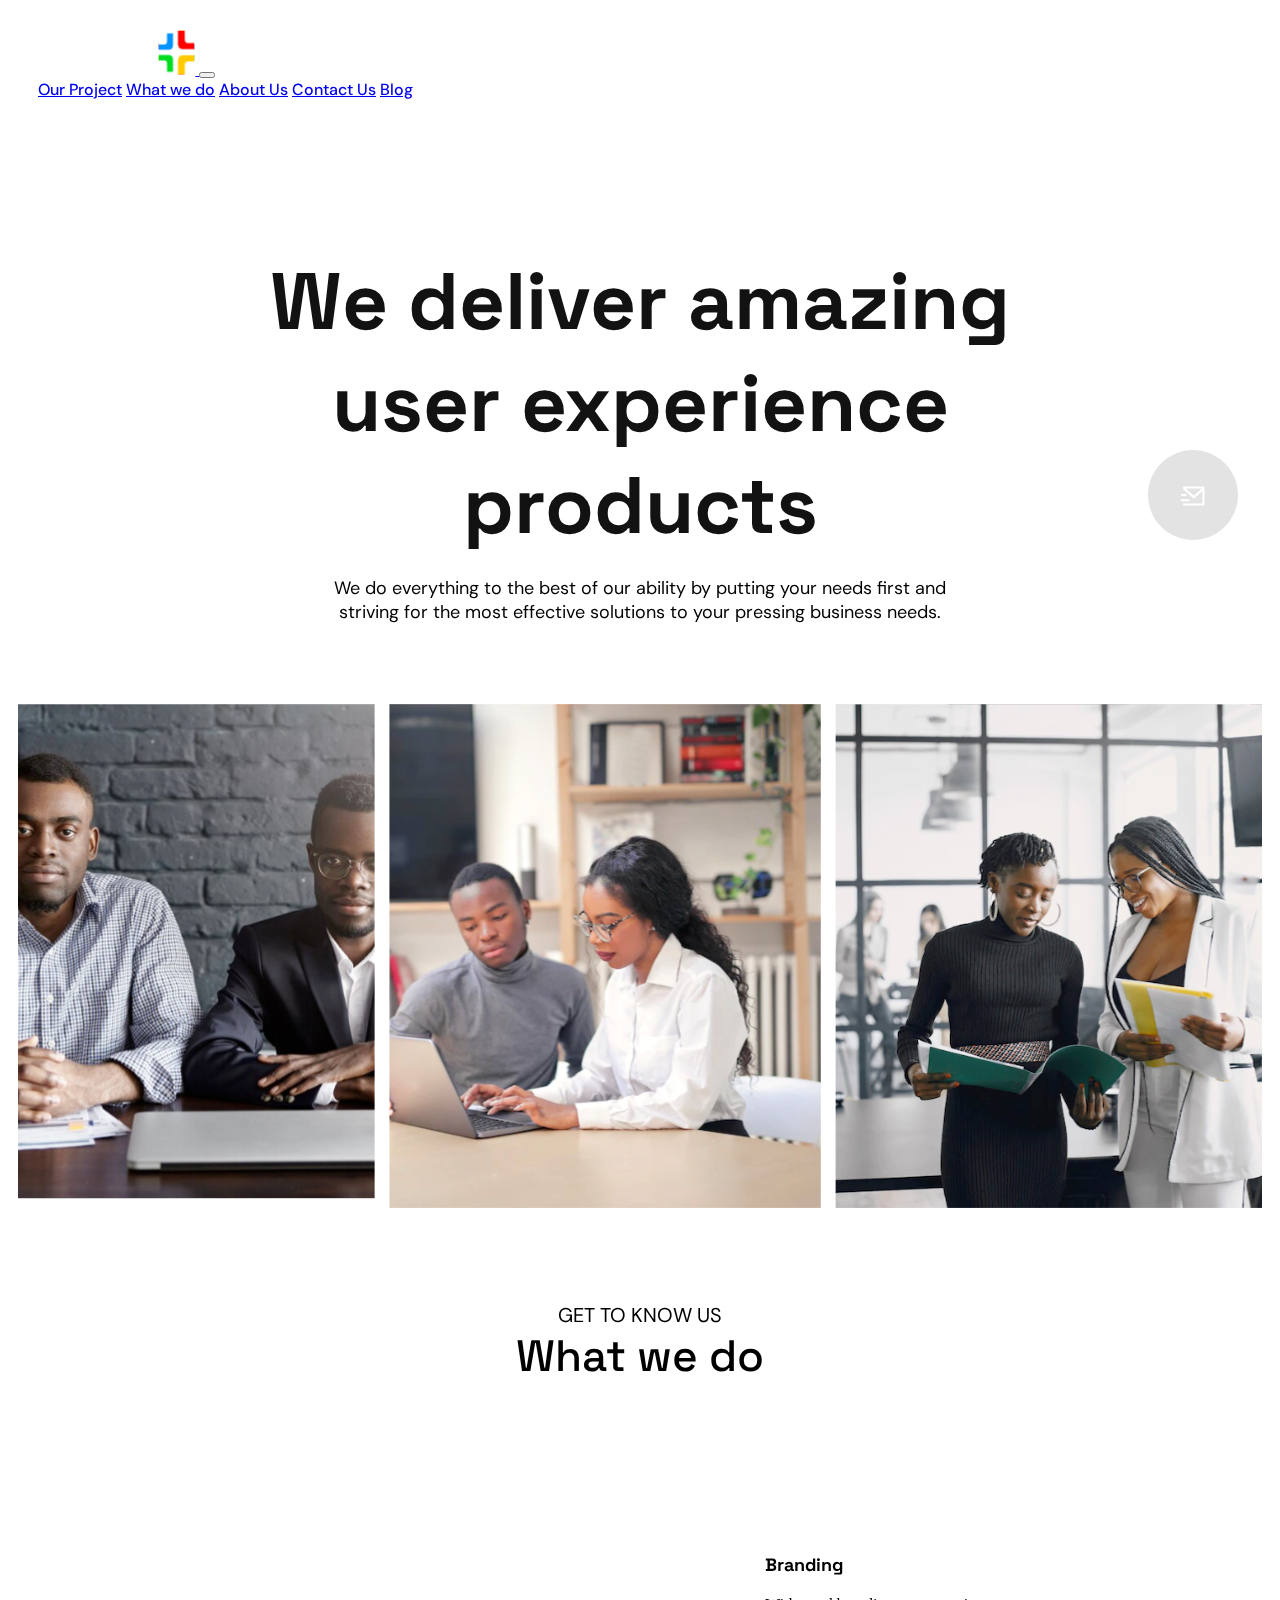
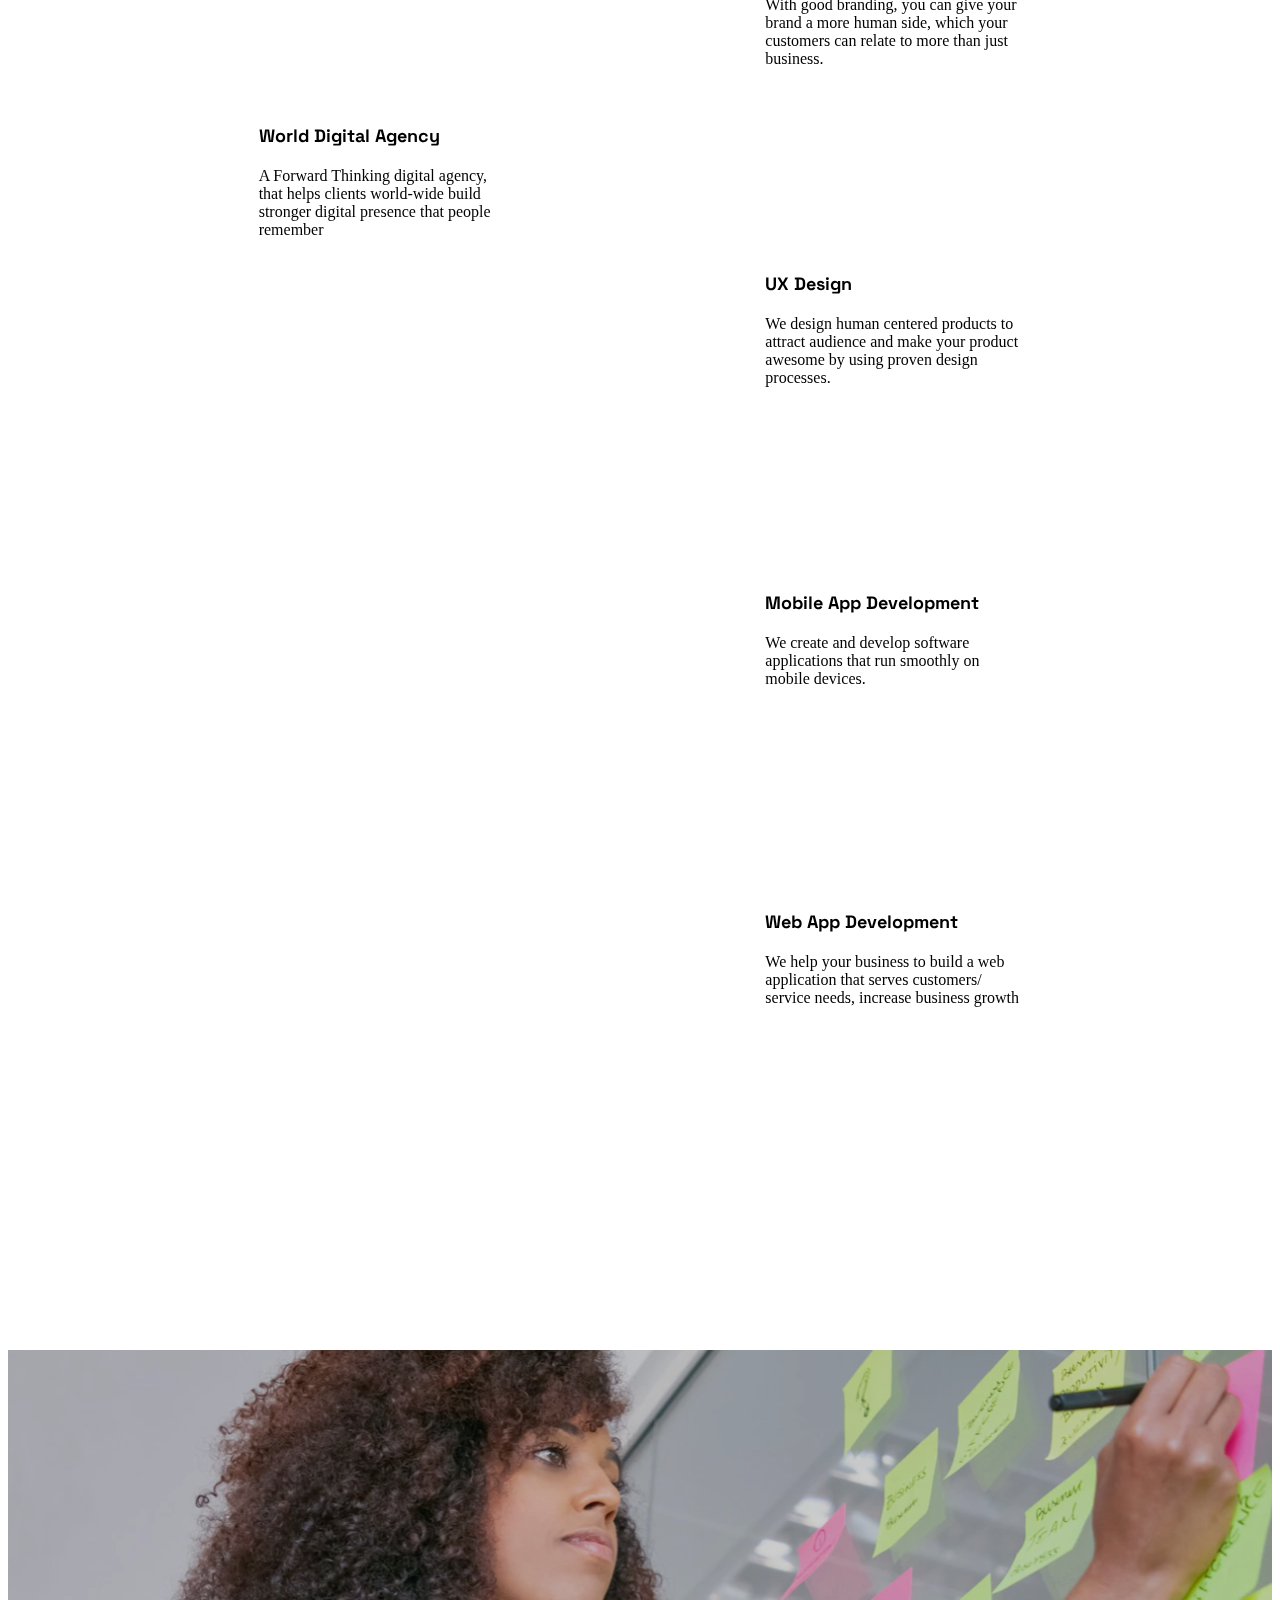
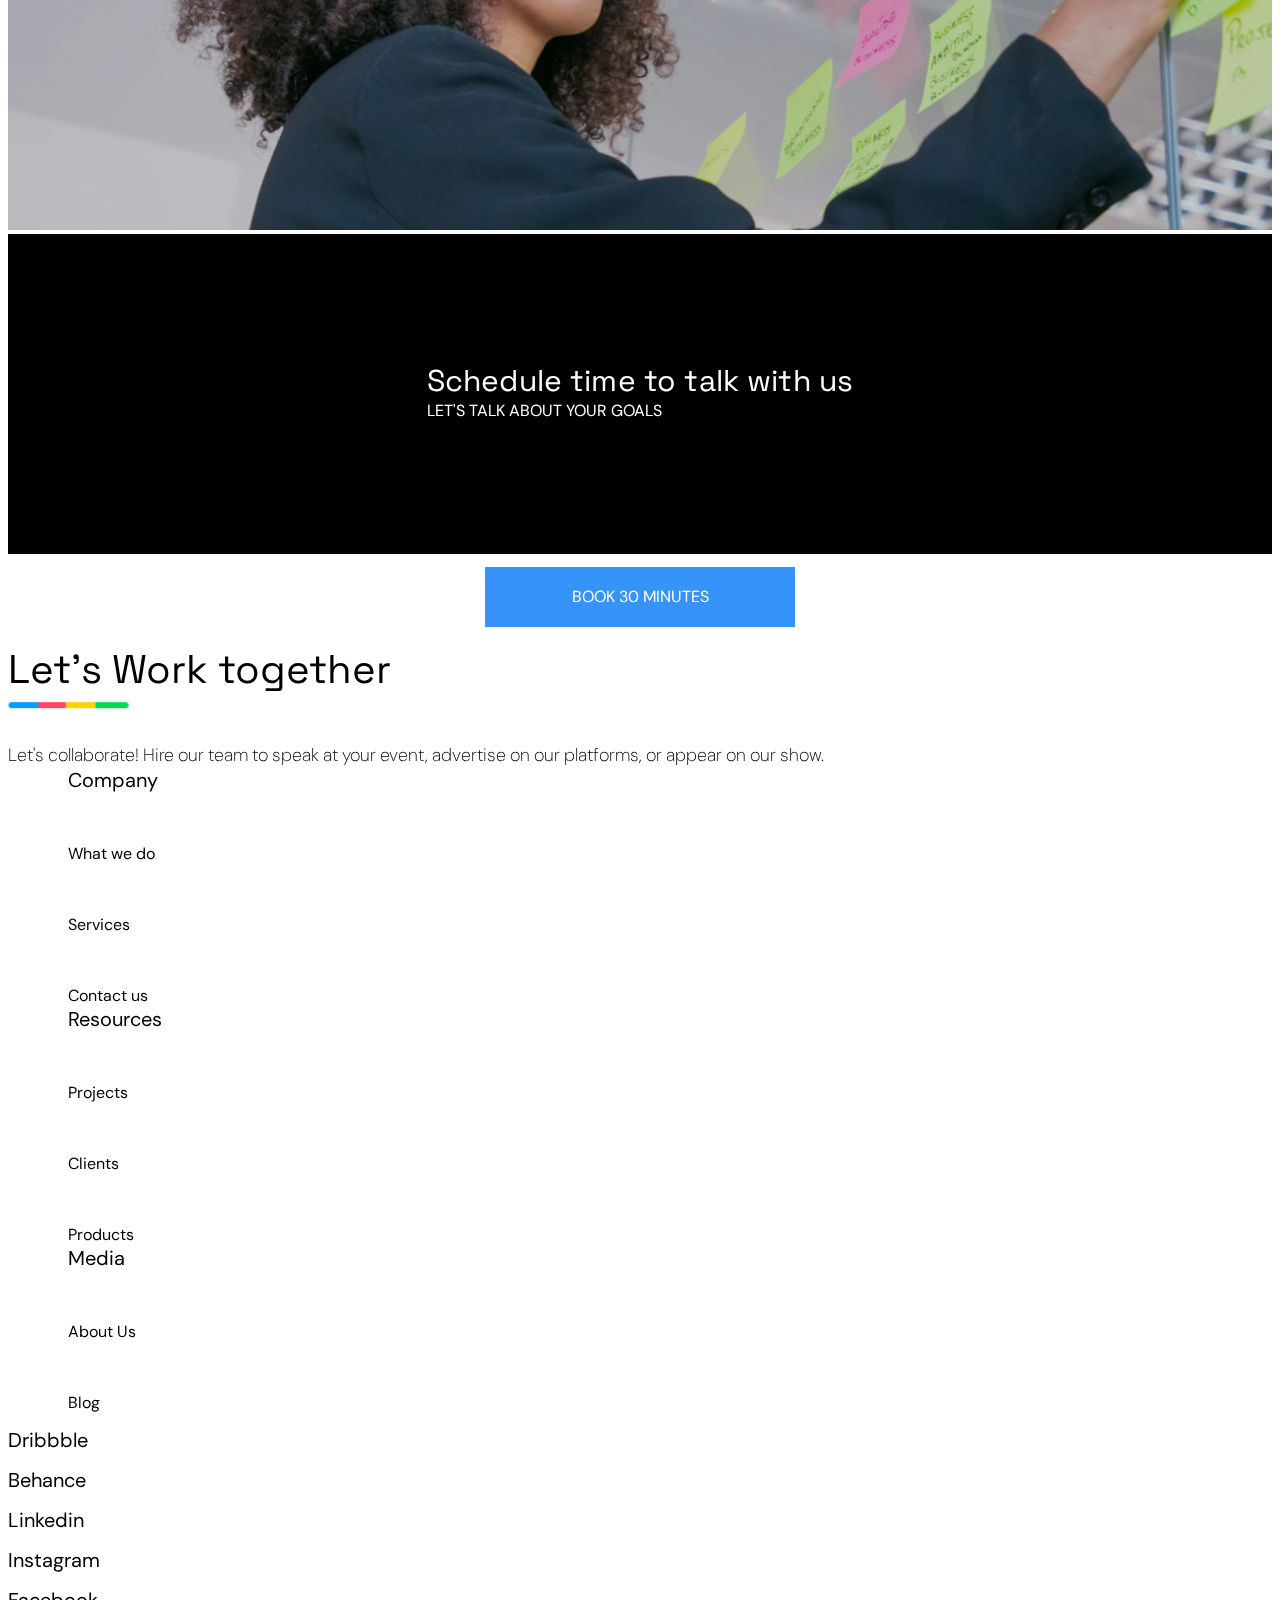
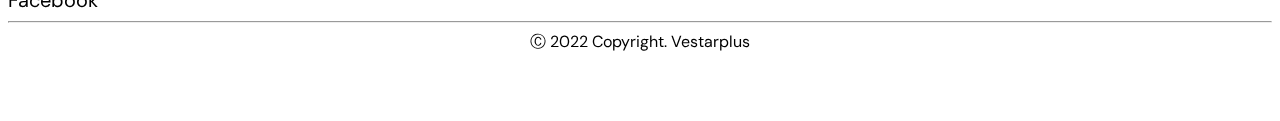
<file: WhatWeDo.html>
<!doctype html>
<html lang="en">
  <head>
    <meta charset="utf-8">
    <meta name="viewport" content="width=device-width, initial-scale=1">
    <link rel="stylesheet" href="../Assets/stylesheet/style.css">
    <link rel="stylesheet" href="../Assets/stylesheet/Responsive.css">
    <link rel="preconnect" href="https://fonts.googleapis.com">
<link rel="preconnect" href="https://fonts.gstatic.com" crossorigin>
<link href="https://fonts.googleapis.com/css2?family=IBM+Plex+Sans:wght@500&display=swap" rel="stylesheet">
<script src="https://cdnjs.cloudflare.com/ajax/libs/gsap/3.6.0/gsap.min.js"></script>
<link href="https://fonts.googleapis.com/css2?family=DM+Sans:ital,wght@0,400;0,500;0,700;1,400;1,500;1,700&display=swap" rel="stylesheet">
<link rel="preconnect" href="https://fonts.googleapis.com">
<link rel="preconnect" href="https://fonts.gstatic.com" crossorigin>
<link href="https://fonts.googleapis.com/css2?family=Space+Grotesk:wght@300;400;500;600;700&display=swap" rel="stylesheet">
    <title>WhatWeDo</title>
    <link rel="icon" type="image/x-icon" href="./Assets/images/favicon.ico">
    <link href="https://cdn.jsdelivr.net/npm/bootstrap@5.2.0/dist/css/bootstrap.min.css" rel="stylesheet" integrity="sha384-gH2yIJqKdNHPEq0n4Mqa/HGKIhSkIHeL5AyhkYV8i59U5AR6csBvApHHNl/vI1Bx" crossorigin="anonymous">
  </head>
  <body>


    <nav class="navbar navbar-expand-lg  fixed-top" style="background-color: white;">
      <div class="container-fluid bawo">
        <a class="navbar-brand logo"href="./index.html">
          <img src="../Assets/images/image 46.svg" alt=""class='icon' >
        </a>
        <button class="navbar-toggler" type="button" data-bs-toggle="collapse" data-bs-target="#navbarNavAltMarkup" aria-controls="navbarNavAltMarkup" aria-expanded="false" aria-label="Toggle navigation">
          <span class="navbar-toggler-icon"></span>
        </button>
        <div class="collapse navbar-collapse" id="navbarNavAltMarkup">
          <div class="navbar-nav font" style="text-align: start;">
              <a class="nav-link active px-4 " aria-current="page" href="./Projects.html" style="width: 150px;" >Our Project</a>
            <a class="nav-link active px-4  " aria-current="page" href="./WhatWeDo.html" style="width: 160px;" >What we do</a>
            <a class="nav-link active px-4" href="./About.html" style="width: 150px;">About Us</a>
            <a class="nav-link active px-4" href="./Contact.html" style="width: 150px;">Contact Us</a>
            <a class="nav-link active px-4" href="./Blog.html" style="width: 150px;">Blog</a>
          </div>
        </div>
      </div>
    </nav>

    <div class="hovering">
      <a href="./Contact.html" style="text-decoration: none;">
      <div class="stronger">
          <p class="moveu">
              <img src="./Assets/images/calendly.svg" alt="" style="width:40% ; height:50px">
          </p>
      </div>
  </a>
  </div>
      <div class="sub">
        <div class="hero1">
          We deliver amazing   <br/> user experience<br/><span style="display:flex;justify-content:center"> products</span>
        </div>
        <div class="more">
          We do everything to the best of our ability by putting your needs first and <br/> striving  for the most effective solutions to your pressing business needs.
        </div>
    
    </div>
    <div class="main">
    
    
          
        <div class="nicetime">

              <div class="forImage2">
            <img src="../Assets/images/Frame 9122.svg" alt="" class="img-responsive">
           </div>
        
        </div>
         
    
        </div>



<!-- get to know about us  -->

<div class="Container2" >

    <div>
        <div class="Get">GET TO KNOW US</div>
        <div class="What">What we do</div>
    </div>

</div>


    <div>
        <div class="container">
    
            <div class="wrapper2 ">
                <div>
                    <div class="Card c1 border-0  rounded-0" style="width: 16rem; height: 290px; ">
                        <div class="card-body px-4">
                            <div class="head">
                                World Digital Agency
                            </div>
                            <div style="margin-top: 20px;">
                                A Forward Thinking digital agency, that
                        helps clients world-wide build stronger
                        digital presence that people remember
                            </div>
                        </div>
                        </div> 
                </div>
    
                <div >
                    <div class="row ">
                      <div class="col border fard px-4 pt-3 p rounded-0">
                        <div>
                            <div class="card border-0 c2 bg-transparent  rounded-0" style="width: 16rem; height: 290px;">
                                <div class="card-body px-4">
                                    <div class="head">
                                        Branding
                                    </div>
                                    <div style="margin-top: 20px;">
                                      With good branding, you can give your brand a more
                                      human side, which your 
                                     customers can relate to more than just business. 
                                    </div>
                                </div>
                                </div> 
                        </div>
                      </div>
                      <div class="col border fard px-4 pt-3 p rounded-0">
                        <div>
                            <div class="card  c2 border-0 bg-transparent  rounded-0" style="width: 16rem; height: 290px;">
                                <div class="card-body px-4">
                                    <div class="head">
                                        UX Design
                                    </div>
                                    <div style="margin-top: 20px;">
                                      We design human centered products to attract
                                      audience and make your
                                      product awesome by using proven design processes. 
                                    </div>
                                </div>
                                </div> 
                        </div>
                      </div>
                    </div>
                    <div class="row">
                      <div class="col border fard px-4 pt-3 p rounded-0 ">
                        <div>
                            <div class="card border-0 c2 bg-transparent  rounded-0" style="width: 16rem; height: 290px;">
                                <div class="card-body px-4">
                                    <div class="head">
                                        Mobile App 
                                        Development
                                    </div>
                                    <div style="margin-top: 20px;">
                                      We create and develop software 
                                      applications that run smoothly on 
                                      mobile devices.
                                    </div>
                                </div>
                                </div> 
                        </div>
                      </div>
                      <div class="col border fard px-4 pt-3 p rounded-0">
                        <div>
                            <div class="card  c2 border-0 bg-transparent  rounded-0" style="width: 16rem; height: 290px;">
                                <div class="card-body px-4">
                                    <div class="head">
                                        Web App 
                                        Development
                                    </div>
                                    <div style="margin-top: 20px;">
                                      We help your business to build a web application that serves customers/ service needs, increase business growth
                                    </div>
                                </div>
                                </div> 
                        </div>
                      </div>
                    </div>
            </div>
      
        </div>
    </div>
    
    </div>
    


<!-- video giff -->

<div>
  <div class="video-holder" style="margin-top: 150px;">
      
 <img src="../Assets/images/gif.svg" alt="" style="width: 100%; object-fit:contain;">
  </div>

  </div>

  <div class=" blackhood  ">

<div class="container">
      <div class="row">
          <div class="col-12 col-md-6 water ">
              <div class="cennn" >
                  <div >
                      <div class="schedule">Schedule time to talk with us</div>
                      <div class="talks">LET'S TALK ABOUT YOUR GOALS</div>
                  </div>
              </div>
          </div>
          <div class="col-12 col-md-6 water ">
              <div class="cennn" >
                  <div>
                    <a href="./Contact.html" style="text-decoration: none;color: rgb(255, 255, 255)">
                      <button  class=" buuu rounded-0">
                         BOOK 30 MINUTES
                      </button>
                  </a>
                  </div>
              </div>
          </div>
      </div>
  </div>
</div>


   <!-- footer Page -->


   <div class="footer">
    <div>
        <div>
            <div class="container">
                <div>
                    <div class="container">
  
                        <div class="row d-flex justify-content-center pt-5">
                            <div class="col-12 col-md-3  pt-5">
                                <div class="lets">
                                    Let’s Work together
                                </div>
                                <div>
                                  <img src="./Assets/images/vestarLine.svg" alt="">
                                </div>
                                <div class="collab">
                                    Let's collaborate! Hire our team to speak at your event, 
                                    advertise on our platforms,
                                     or appear on our show.
                                </div>
                            </div>
                            <div class="col-12 col-md-3   pt-5">
                                <div class="heyyy">
                                <div class="Company">Company</div>
                              <a href="./WhatWeDo.html" style="text-decoration: none;color: black; "> 
                                <div class="norms">What we do</div>
                                </a>
                                <a href="./WhatWeDo.html" style="text-decoration: none;color: black;">
                                <div class="norms">Services</div>
                              </a>
                                <a href="./Contact.html" style="text-decoration: none; color:black">
                                    <div class="norms">Contact us</div>
                                </a>
                            </div>
                            </div>
                            <div class="col-12 col-md-3   pt-5">
                                <div class="heyyy">
                                
                                <div  class="Company">Resources</div>
                              
                                <a href="./Projects.html" style="text-decoration: none;color: black;">
                                <div class="norms" >Projects</div>
                              </a>
                                <a href="./Clients.html" style="text-decoration: none;color: black; ">
                                <div class="norms">Clients</div>
                              </a>
                                <a href="./Products.html" style="text-decoration: none;color: black; "> 
                                    <div class="norms">Products</div>
                                </a>
                            </div>
                            </div>
                            <div class="col-12 col-md-3   pt-5">
                                <div class="heyyy">
                                
                                <div  class="Company">Media</div>
                            
                                <a href="./About.html" style="text-decoration: none;color: black;">
                                <div class="norms">About Us</div>
                              </a>
                                <a href="./Blog.html" style="text-decoration: none;color: black;">
                                <div class="norms">Blog</div>
                                </a>
                            </div>
                            </div>
                        </div>
  
                        <div class="row  pt-5 ">
                            <div class="col-12 pt-4 col-sm subHandle">Dribbble</div>
                            <div class="col-12 pt-4 col-sm subHandle">Behance</div>
                            <div class="col-12 pt-4 col-sm subHandle">Linkedin</div>
                            <div class="col-12 pt-4 col-sm subHandle">Instagram</div>
                            <div class="col-12 pt-4 col-sm subHandle">Facebook</div>
                        </div>
                        <hr/>
                        <div class="copyright">
                          <div> Ⓒ  2022 Copyright.  Vestarplus</div>
                      </div>
  
                    </div>
                </div>
            </div>
        </div>
    </div>
  </div>





  <div id="cursor">
    <div class="cursor__circle"></div>
  </div>
  





















 
  <script src="./index.js">

  </script>
  
    <script src="https://cdn.jsdelivr.net/npm/bootstrap@5.2.0/dist/js/bootstrap.bundle.min.js" integrity="sha384-A3rJD856KowSb7dwlZdYEkO39Gagi7vIsF0jrRAoQmDKKtQBHUuLZ9AsSv4jD4Xa" crossorigin="anonymous"></script>
  </body>
</html>
</file>
<file: Assets/stylesheet/style.css>
.logo{
    width: 55%;
   
}
.icon{
 margin-left: 10%;
}
.bawo{
    margin: 30px;
}
.font{
    font-family: 'DM Sans';
    font-style: normal;
    font-weight: 500;
    font-size: 16px;
    
    /* text-align: start; */
  
}
/* .main{
    height: 100vh;
    background-color: bisque;
   
} */

.hero1{
    font-family: 'Space Grotesk';
    font-style: normal;
    font-weight:bold;
    font-size: 80px;
    
    /* or 71px */
    
    text-align: center;
    
    color: #121212;
/* margin-left: 20px; */

}
.hero{
    font-family: 'Space Grotesk';
    font-style: normal;
    font-weight:bold;
    font-size: 80px;
    
    /* or 71px */
    
    text-align: center;
    
    color: #121212;
margin-left: 20px;

}
.more{
    font-family: 'DM Sans';
    font-style: normal;
    font-weight: 400;
    font-size: 18px;
    
    text-align: center;
margin-top: 20px;
/* margin-left: 20px; */
}

/* .img-responsive{
    width: 100%;
    object-fit: contain;
 
} */

.Container{
    /* background-color: red; */
    margin-top: 70px;
    display: flex;
    justify-content: center;
    align-items: center;
    flex-direction: column;
  margin-bottom: 80px;
}
.Get{
    font-family: 'DM Sans';
    font-style: normal;
    font-weight: 400;
    font-size: 20px;
    
    text-align: center;
}
.What{
    font-family: 'Space Grotesk';
font-style: normal;
font-weight: 500;
font-size: 44px;

text-align: center;
}
.head{

font-family: 'Space Grotesk';
font-style: normal;
font-weight: 700;
font-size: 18px;
margin-top: 29px;
}







.radius{
  
    color: white; 
    border: none;
}

.center{
    display: flex;
    justify-content: center;
    margin-top: 160px;
    align-items: center;
    flex-direction: column;
}
.c11{
/* margin-top:10px; */
    border-radius: none;
    border: none;

}
.c1{
    margin-top: 200px;
    border-radius: none;
    border: none;

}
.img-zoom{
    /* height: 300px; */
    overflow: hidden;
}
.img-zoom .zoom{
    transition: transform .5s ease-in-out;
    transform: scale(1.4);
    transform-origin: 100% 0;
  
}
.img-zoom :hover.zoom{
    transform: scale(1.5) translateX(30%);
}
.test{
    /* height: 300px; */
    overflow: hidden;
}
.test .wwork{
  
        transition: transform .5s, filter 1.5s ease-in-out;
        filter: grayscale(100%);
  
}
.test :hover.wwork{
    filter: grayscale(0);
    transform: scale(1.1);
}




:hover.fard{
    background-color: rgb(0, 0, 0);
    color: white;
    transition: 0.9s ;
    transform: (45deg);
    cursor:pointer
}

.Design{
    font-family: 'Space Grotesk';
font-style: normal;
font-weight: 700;
font-size: 44px;
text-align: center;
}
.how-we-work{
    font-family: 'DM Sans';
font-style: normal;
font-weight: 400;
font-size: 18px;
text-align: center;
}
.Row{
    display: flex;
    justify-content: center;
    flex-wrap: wrap;
}
/* .dist{
  margin-left: 50px;
}
 */
.Brainstorm{
    font-family: 'Space Grotesk';
    font-style: normal;
    font-weight: 700;
    font-size: 20px;
    
    /* text-align: center; */
}
.define{
    font-family: 'DM Sans';
    font-style: normal;
    font-weight: 400;
    font-size: 16px;
    
    text-align: center;
}


.analyse{
font-family: 'Space Grotesk';
font-style: normal;
font-weight: 700;
font-size: 20px;
text-align: center;

}

.backdrop{
    height: 139px;
    margin-left: 10px;
    font-family: 'DM Sans';
    font-style: normal;
    font-weight: 400;
    font-size: 17px;
   
}
.movement{
    margin-top: 20%;
}
/* .projects{
    display: flex;
    justify-content: center;
    margin-top: 300px;
    align-items: center;
    flex-direction: column;
} */
.projects33{
    font-family: 'Space Grotesk';
font-style: normal;
font-weight: 500;
font-size: 64px;

text-align: center;
margin-top: 180px;
}
.actual{
    font-family: 'Space Grotesk';
    font-style: normal;
    font-weight: 500;
    font-size: 64px;
    
    text-align: center;
    color: #121212;
margin-top: -38px;
}
.actual2{
    font-family: 'Space Grotesk';
    font-style: normal;
    font-weight: 500;
    font-size: 44px;
    

    text-align: center;
}
.dist{
    font-family: 'DM Sans';
    font-style: normal;
    font-weight: 400;
    font-size: 16px;
    
    text-align: center;
    color: #121212;
margin-top: 15px;
}
.dist2{
    font-family: 'DM Sans';
    font-style: normal;
    font-weight: 400;
    font-size: 16px;
    
    text-align: center;
}

.pave{
    margin-top: 100px;
}
.pave2{
    margin-top: 100px;
}



.nzoti{
    margin-top: 80px;
    font-family: 'Space Grotesk';
    font-style: normal;
    font-weight: 400;
    font-size: 40px;
    

}
.aliggn{
    /* background-color: beige; */
    display: flex;
    justify-content: center;
    align-items: center;
    height: 100vh;
    flex-direction: column;
 
}


.ct{
    font-family: 'DM Sans';
    font-style: normal;
    font-weight: 400;
    font-size: 12px;
    
}
.notidle{
    display: flex;
    justify-content: center;
    margin-top: 180px;
    flex-direction: column;
    align-items: center;
    /* background-color: #f5f5f5; */
}
.trusted{
    font-family: 'DM Sans';
    font-style: normal;
    font-weight: normal;
    font-size: 18px;
    
    text-align: center;    
    color: #121212;

}
.client{

font-family: 'Space Grotesk';
font-style: normal;
font-weight: 700;
font-size: 56px;
text-align: center;
margin-top: 50px;
}


.cp{
    font-family: 'DM Sans';
    font-style: normal;
    font-weight: 400;
    font-size: 16px;
    
    
}
/* .video-holder{
  margin-top: 120px;
} */




.schedule{
    font-family: 'Space Grotesk';
    font-style: normal;
    font-weight: 400;
    font-size: 30px;
    
    letter-spacing: 0.005em;
}


.talks{

    font-family: 'DM Sans';
    font-style: normal;
    font-weight: 400;
    font-size: 16px;
    
}
/* .buuu{
    background: #3693F7;
    font-family: 'DM Sans';
font-style: normal;
font-weight: 500;
font-size: 18.9px;

margin-top: 20px;
width: 220px;
height: 40px;
} */




/* footer starts here */
.footer{
    margin-top: 90px;
    /* background-color: beige; */
}


.lets{
    font-family: 'Space Grotesk';
font-style: normal;
font-weight: 400;
font-size: 40px;

}
.collab{
    padding-top: 30px;
    font-family: 'DM Sans';
font-style: normal;
font-weight: 200;
font-size: 18px;

}
.Company{
    font-family: 'DM Sans';
font-style: normal;
font-weight: 400;
font-size: 20px;

text-align: start;
}
.norms{
    font-family: 'DM Sans';
font-style: normal;
font-weight: 400;
font-size: 16px;

text-align: start;
padding-top: 50px;
cursor: pointer;
}
.subHandle{
    /* display: flex;
    justify-content: center;
    flex-wrap: wrap; */
    font-family: 'DM Sans';
font-style: normal;
font-weight: 400;
font-size: 20px;

text-align: center;
padding-top: 14px;
}
.copyright{
    font-family: 'DM Sans';
font-style: normal;
font-weight: 400;
font-size: 16px;

padding-bottom: 60px;

text-align: center;
}
/* footer ends here 🤣 */
.newlook{
    height: 100%;
    width: 100%;
}
.martt{
    margin-top: 150px;
}
.our{
    font-family: 'Space Grotesk';
font-style: normal;
font-weight: 500;
font-size: 60px;
/*  */
}
/* .reason{
    font-family: 'DM Sans';
font-style: normal;
font-weight: 400;
font-size: 20px;

} */


.fine{
    font-family: 'Space Grotesk';
font-style: normal;
font-weight: bold;
font-size: 24px;

}
.driven{
    font-family: 'DM Sans';
    font-style: normal;
    font-weight: 400;
    font-size: 16px;
    
   color: #565656;
}










.sub{
    margin-top: 150px;
    margin-bottom: 50px;
    display: flex;
    /* justify-content: center; */
    align-items: center;
    flex-direction: column;
}

/* .imgHold3{
 padding-right: 50px;       
} */

/* .forImage{
background-image: url("../images/heroimage.svg");
background-size: contain;
height: 50vh;
background-repeat: no-repeat;
} */
.hero-image{
    display: flex;
    justify-content: center;
  /* margin-bottom: -120px; */

  object-fit: contain;
}
.subbImage{
    object-fit: contain;
}
.nicetime{
    display: flex;
    justify-content: center;
    flex-wrap: wrap;
    margin-top: 70px;
}
.projects{
    display: flex;
    justify-content: center;
    margin-top: 200px;
    align-items: center;
    flex-direction: column;
}

/* .actual{
font-family: 'Space Grotesk';
font-style: normal;
font-weight: 700;
font-size: 44px;

text-align: center;
} */
.logo{
    width: 55%;
   
}
.icon{
 margin-left: 10%;
}
.font{
    font-family: 'DM Sans';
    font-style: normal;
    font-weight: 500;
    font-size: 16px;
    
    text-align: center;
}


/* .Get{
    font-family: 'DM Sans';
font-style: normal;
font-weight: 400;
font-size: 20px;

text-align: center;
} */
/* .What{
    font-family: 'Space Grotesk';
font-style: normal;
font-weight: 700;
font-size: 44px;

text-align: center;
} */
.wrapper{
    display: flex;
    justify-content: space-evenly;
    flex-wrap: wrap;
    /* margin-top: -150px; */
}
.wrapper2{
    display: flex;
    justify-content: space-evenly;
    flex-wrap: wrap;
    /* margin-top: -150px; */
   
}
.Container2{
    margin-top: 80px; 
    margin-bottom: 140px;
}




.contact{
    font-family: 'Space Grotesk';
font-style: normal;
font-weight: 700;
font-size: 38px;

}
.iholder{
    margin-top: 140px;

}
.iholder2{
    margin-top: 70px;
 /* background-color: red; */
 display: flex;
 flex-direction: column;
}
.typo{
    font-family: 'DM Sans';
font-style: normal;
font-weight: 400;
font-size: 16px;

}
.style{
    height: 50px;
    border: 0.5px solid #8A8A8A;
border-radius: 5px;

}
.style::placeholder{
    font-family: 'DM Sans';
font-style: normal;
font-weight: 400;
font-size: 14px;

display: flex;
align-items: center;
}
.style2::placeholder{
    font-family: 'DM Sans';
font-style: normal;
font-weight: 400;
font-size: 14px;

display: flex;
align-items: center;
}





.forImage2{
 margin: 10px;
}
.img-responsive{
    width: 100%;
    object-fit: cover;
 
}
.nicetime{
    margin-top: 70px;
}
.projects{
    display: flex;
    justify-content: center;
    margin-top: 200px;
    align-items: center;
    flex-direction: column;
}
.projects2{
    display: flex;
    justify-content: center;
    margin-top: 200px;
    align-items: center;
    flex-direction: column;
}

/* .actual{
font-family: 'Space Grotesk';
font-style: normal;
font-weight: 700;
font-size: 44px;

text-align: center;
} */




/* .pave{
    margin-top: 100px;
} */



.nzoti{
    margin-top: 80px;
    font-family: 'Space Grotesk';
    font-style: normal;
    font-weight: 400;
    font-size: 40px;
    

}
.aliggn{
    height: 420px;
    /* background-color: red; */
    /* margin-top: 120px; */
}
.aliggn1{
    height: 600px;
    /* margin-top: 190px; */
    /* background-color: red; */
    display: flex;
    align-items: center;
}
.Financery{
    font-family: 'DM Sans';
    font-style: normal;
    font-size: 24px;
    
    width: 140px;
    height: 41px;
    padding: 5px;
    color: #ffffffff;
    background: #3693F7;
display: flex;
margin-bottom: 20px;
}
.chess{
    font-family: 'DM Sans';
    font-style: normal;
    font-weight: 400;
    font-size: 32px;
    /*  */
}
.Financery2{
    font-family: 'Space Grotesk';
    font-style: normal;
    font-weight: 400;
    font-size: 40px;
    /*  */

}
.chess2{
    font-family: 'DM Sans';
    font-style: normal;
    font-weight: normal;
    font-size: 18px;
    
    color: #121212;
    margin-top: 15px;
}
.teamlist{
    display: flex;
    justify-content: center;
    flex-wrap: wrap;
    margin-top: 100px;
}
.teamlistii{
    display: flex;
    justify-content: center;
    flex-wrap: wrap;
    margin-top: 100px;
}
.teamlistt{
    display: flex;
    justify-content: space-evenly;
    flex-wrap: wrap;
    margin-top: -200px;
}
.moveIt{
    margin-right: -150px;
}
.name{
    font-family: 'DM Sans';
    font-style: normal;
    font-weight: 400;
    font-size: 20px;
    
    text-align: center;
}
.post{
    font-family: 'DM Sans';
    font-style: normal;
    font-weight: 100;
    font-size: 16px;
    
    text-align: center;
    color: #3F3B3B;

}

/* .video-holder{
  margin-top: 120px;
} */


.blackhood{
background-color: black;
color: white;
height: 320px;

width: 100%;
}
.water{

padding-top: 10%;
}
.cennn{
    display: flex;
    justify-content: center;


}
/* .schedule{
    font-family: 'DM Sans';
font-style: normal;
font-weight: 400;
font-size: 36px;



letter-spacing: 0.005em;
} */


/* .talks{
    font-family: 'DM Sans';
font-style: normal;
font-weight: 400;
font-size: 20px;

} */
.buuu{
    background: #3693F7;
    font-family: 'DM Sans';
    font-style: normal;
    font-weight: 400;
    font-size: 16px;
    
margin-top: 20px;
width: 310px;
color: white;
height: 60px;
outline: none;
border: none;
}











.newlook2{
    height: 100%;
    width: 100%;
padding-left: 35px;
}
.martt{
    margin-top: 150px;
}
/* .our{
    font-family: 'Space Grotesk';
font-style: normal;
font-weight: 700;
font-size: 44px;

} */
.reason{
    font-family: 'DM Sans';
font-style: normal;
font-weight: 400;
font-size: 16px;

text-transform: uppercase;
margin-top: 20px;
}
.options{
    margin-top: 60px;
}

/* .fine{
    font-family: 'Space Grotesk';
font-style: normal;
font-weight: 500;
font-size: 32px;

} */


.logo{
    width: 55%;
   
}
.icon{
 margin-left: 10%;
}
.font{
    font-family: 'DM Sans';
    font-style: normal;
    font-weight: 500;
    font-size: 16px;
    
    text-align: center;
}
/* .projects{
margin-top: 150px;
display: flex;
justify-content: center;
font-family: 'Space Grotesk';
font-style: normal;
font-weight: 700;
font-size: 62px;

text-align: center;
}   */
.center{
display: flex;
justify-content: center;
flex-direction: column;
align-items: center;
}
.center2{

margin-top: 60px;
height: 900px;
background-color: red;
}

.Title{
    font-family: 'DM Sans';
    font-style: normal;
    font-weight: 700;
    font-size: 32px;
    
    text-align: start;
    color: #121212;
    margin-top: 22px;
}

.subtitle{
    font-family: 'DM Sans';
    font-style: normal;
    font-weight: 400;
    font-size: 18px;
    
margin-top: 10px;
}





.trial{
    display: flex;
    /* justify-content: center; */
    flex-direction: column;
    align-items: center;
}








 /* body * {
  background-color: beige;

  }  */
  
  /* .shapes {
    position: relative;
    height: 100vh;
    width: 100vw;
    background: #000000;
    
    overflow: hidden;
  }
  
  .shape {
    will-change: transform;
    position: absolute;
    border-radius: 50%;
  }
  .shape.shape-1 {
    background: #00ff44;
    width: 650px;
    height: 650px;
    margin: -325px 0 0 -325px;
  }
  .shape.shape-2 {
    background: #f19992;
    width: 440px;
    height: 440px;
    margin: -220px 0 0 -220px;
  }
  .shape.shape-3 {
    background: #ffcc57;
    width: 270px;
    height: 270px;
    margin: -135px 0 0 -135px;
  }
  
  .content {
top: 0;
left: 0;
    position: absolute;
    display: flex;
    justify-content: center;
    align-items: center;
    height: 100%;
    width: 100vw;
    background: #fff;
    mix-blend-mode: screen;

  }
  
 .holder {
    font-size: 100px;
    color: #000;
    margin: 0;
    text-align: center;
  }
  @media (min-width: 419px) {
   .holder {
      font-size: 100px;
      font-size: calc((0.0989119683 * 100vw + (58.5558852621px)));
    }
  }
  @media (min-width: 1430px) {
   .holder {
      font-size: 200px;
    }
  }
  
  .cursor {
  
    position: fixed;
    background: #2128bd;
    width: 20px;
    height: 20px;
    margin: -10px 0 0 -10px;
    border-radius: 50%;
    will-change: transform;
    -webkit-user-select: none;
       -moz-user-select: none;
        -ms-user-select: none;
            user-select: none;
    pointer-events: none;
    z-index: 10000;
    
  }
  
  ::-moz-selection {
    color: #fff;
    background: #2128bd;
  }
  
  ::selection {
    color: #fff;
    background: #2128bd;
  }





 









  */





  .Narrative{
  margin-top: 89px;
  font-family: 'Space Grotesk';
font-style: normal;
font-weight: 500;
font-size: 62px;

 }
 .smalltalks{

font-family: 'DM Sans';
font-style: normal;
font-weight: 400;
font-size: 20px;

 }

 .ourProducts{
    font-family: 'Space Grotesk';
font-style: normal;
font-weight: 500;
font-size: 64px;

text-align: center;
 }
 .dett{
    font-family: 'DM Sans';
font-style: normal;
font-weight: 400;
font-size: 20px;

text-align: center;
 }
 .uFeedback{
    font-family: 'DM Sans';
    font-style: normal;
    font-weight: 100;
    font-size: 40px;
     
margin-top: 50px;
 }
 .utalks{
    font-family: 'DM Sans';
    font-style: normal;
    font-weight: 400;
    font-size: 16px;
    
margin-top: 20px;
 }
 .lin{
font-style: normal;
font-weight: 700;
font-size: 18px;

margin-top: 10px;
cursor: pointer;
text-decoration-line: underline;
 }









 .overview{
    margin: 50px;
}
.title{
    font-family: 'Space Grotesk';
font-style: normal;
font-weight: bold;
font-size: 20px;

margin-top: 140px;
}
.always{
    font-family: 'DM Sans';
font-style: normal;
font-weight: 300;
font-size: 18px;

margin-top: 40px;
}
.imgholder{
    margin-top: 90px;
}
.left{
display: flex;
/* justify-content: center; */
flex-direction: column;
align-items: center;
text-align: start;
font-family: 'DM Sans';
font-style: normal;
font-weight: 400;
font-size: 20px;

}
.right{
font-family: 'DM Sans';
font-style: normal;
font-weight: 400;
font-size: 20px;

}
.logo2{
margin-top: 60px;
width:52%
}
.centerr{
display: flex;
justify-content: space-around;
flex-wrap: wrap;
width: 90%;
/* background-color: red; */
}
.primary{
/* font-family: 'Inter';
font-style: normal; */
font-weight: 400;
font-size: 22px;

margin-bottom: 20px;
text-align: start;
/* width: 80%; */

}
.mages{
height: 80px;
}
.quick{
display: flex;
justify-content: center;
}
.start{
margin-top: 150px;
}
.rejoice{
display: flex;
justify-content: center;
}
/* .amen{
background-image: url("./image/Group\ 9188.svg");
width: 100%;
height: 100vh;
background-repeat: no-repeat;
} */
.layer{
display: flex;
align-items: center;
flex-direction: column;
/* margin-top: -120px; */
color: red;height: 140px;

}
.layer2{
display: flex;
align-items: center;
flex-direction: column;
/* margin-top: -120px; */
color: red;
}




.push{
margin-top: 300px;
margin-bottom: 100px;
}
.ccenter{
display: flex;
justify-content: center;
margin-top: 200px;
flex-direction: column;
align-items: center;
}
.forButton{
margin-bottom: 120px;
}
.schoolgateLink{
font-family: 'DM Sans';
font-style: normal;
font-weight: 700;
font-size: 34px;
}


.sharre{
font-family: 'Mulish', sans-serif;
font-style: normal;
font-weight: 700;
font-size: 40px;

text-align: center;
margin-top: 40px;
}

.Technology{
    font-family: 'DM Sans';
    font-style: normal;
    font-weight: 400;
    font-size: 12px;
    
    color: #8A8A8A;
}
.context{
    font-family: 'DM Sans';
    font-style: normal;
    font-weight: 400;
    font-size: 16px;
    
margin-top: 15px;
}
.datetime{
    font-family: 'DM Sans';
    font-style: normal;
    font-weight: 400;
    font-size: 12px;
    
    color: #8A8A8A;
margin-top: 15px;
}
.theImportance{
    font-family: 'DM Sans';
font-style: normal;
font-weight: 500;
font-size: 33px;

display: flex;
justify-content: center;
text-align: center;
}
.blogger{
    /* background-color: red; */
    /* width: 80%; */
    display: flex;
    justify-content: space-around;
    flex-wrap: wrap;
    margin-top: 15px;
}
.Vanessia{
    font-family: 'DM Sans';
    font-style: normal;
    font-weight: 400;
    font-size: 16px;
    
}
.Time{
    font-family: 'DM Sans';
    font-style: normal;
    font-weight: 400;
    font-size: 14px;
    
    color: #8A8A8A;
}
.sharree{
    font-family: 'DM Sans';
    font-style: normal;
    font-weight: 400;
    font-size: 16px;
    
    text-align: center;
    color: #8A8A8A;
    margin-right: 10px;
}
.vann{
    /* background-color: red; */
    display: flex;
    align-items: center;
}
.frontRoll{

font-family: 'DM Sans';
font-style: normal;
/* font-weight: 100; */
font-size: 18px;
line-height: 210%;
}
.frontRoll span{
    font-size: 48px;
    font-weight: bold;
}
.HowWe{
    font-weight: bold;
    font-size: 23px;
    margin-top: 25px;
    margin-bottom: 25px;
}
.captions{
    font-family: 'DM Sans';
font-style: normal;
font-weight: 400;
font-size: 20px;

text-align: center;
color: #8A8A8A;
margin-top: 21px;
}

.booth1{
    font-family: 'Space Grotesk';
    font-style: normal;
    font-weight: 500;
    font-size: 24px;
    
}
.booth2{
    font-family: 'Space Grotesk';
font-style: normal;
font-weight: 500;
font-size: 18px;


}
/* .blogWidth{
    width: 70%;
    display: flex;
    justify-content: center;
    flex-direction: column;
    align-items: center;
} */
.pussh{
    display: flex;
    justify-content: center;
    /* background-color: red; */
    width: 65%;
    margin-left: 18%;
}
.pussh2{
    display: flex;
    justify-content: center;
    /* background-color: red; */
    width: 65%;
    margin-left: 18%;
}

.recomended{
    /* background-color: red; */
    /* width: 100%; */
    margin-top: 90px; 
    margin-left: 120px;
}



/* 
.ff{
    background: #3693F7;
    display: flex;
    flex-direction: row;
    align-items: flex-start;
    padding: 5px 19px;
    gap: 10px;
    width: 147px;
    height: 41px;
    color: white;
    font-size: 16px;
} */
/* .nn{
    display: flex;
    flex-direction: row;
    align-items: flex-start;
    padding: 5px 19px;
    gap: 10px; 
    width: 104px;
    height: 41px; 
    background: #F79E36;
    color: white;
}
.ee{
    display: flex;
flex-direction: row;
align-items: flex-start;
padding: 5px 19px;
gap: 10px;
width: 170px;
height: 41px;
color: white;
background: #7F36F7;
}
.ss{
    display: flex;
flex-direction: row;
align-items: flex-start;
padding: 5px 19px;
gap: 10px;
width: 162px;
height: 41px;
color: white;
background: #36C9F7;
} */

.stand{
    /* background-color: red; */
    /* width: 50%; */
    margin-left:18%;
    height: 300px;
    margin-top: 80px;
    display: flex;
    justify-content: flex-start;
}
.Recommended{
    font-family: 'Space Grotesk';
font-style: normal;
font-weight: 500;
font-size: 24px;

}
.ReadMore{
    font-family: 'DM Sans';
font-style: normal;
font-weight: 400;
font-size: 16px;

}



.hovering{
    margin-top: 320px;
    position: absolute;
    display: flex;
    justify-content: flex-end;
/* margin-left: 1100px; */
    width:100%;
    /* background-color: red; */
  /* background-color: transparent; */
}
.stronger{
    cursor: pointer;
    position: fixed;
    display: flex;
   justify-content: center;
   align-items: center;
    margin-right:960px;
    margin-left: -140px;
    height: 90px;
    width: 90px;
    border-radius: 45px;
    /* background-color: blue; */
    /* background-color: #be2424; */
    background-color:   rgba(0, 0, 0, 0.111);
    backdrop-filter: invert(100%);
    animation: stronger 3s ease infinite;
}
@keyframes stronger {
    0% {
      transform: scale(1, 1);
    }
    50% {
      transform: scale(1.2, 1.2);
    }
  
  }
.moveu{
    display: flex;
    justify-content: center;
    align-items: center;
    margin-top: 18px;
}


.mapouter{
    position: relative;
    text-align: right;
    /* height: 800px; */
    width: 600px;
    /* background-color: red; */
    /* z-index: -1; */
    margin-top: -40px;
}
.gmap_canvas{
    overflow: hidden;
    background: none !important;
    /* height: 800px; */
    width: 600px;
/* margin-left: -25px; */
}
.leftt{
    display: flex;
    justify-content: center;
    font-family: 'Space Grotesk';
font-style: normal;
font-weight: 500;
font-size: 80px;
;
}

.ready-to{
    font-family: 'DM Sans';
font-style: normal;
font-weight: 400;
font-size: 36px;

margin-top: 90px;
}
.letsss{
    font-family: 'DM Sans';
font-style: normal;
font-weight: 400;
font-size: 17px;
line-height: 126px;
color: #121212;
margin-top: -23px;
}
.lets2{
    font-family: 'DM Sans';
    margin-bottom: -20px;
font-style: normal;
font-weight: 400;
font-size: 18px;

color: #121212;
}
.class{
    font-family: 'DM Sans';
font-style: normal;
font-weight: 400;
font-size: 17px;
line-height: 69px;

}

.stable{
    display: flex;
    /* background-color: red; */
    width: 85%;
    justify-content: space-between;
    flex-wrap: wrap;
}
.pushDown{
 display: flex;
 align-items: center;
 font-family: 'DM Sans';
font-style: normal;
font-weight: 400;
font-size: 18px;


color: #121212;
}

.visit{
    margin-top: 100px;
}
.us{
  
    font-family: 'DM Sans';
    font-style: normal;
    font-weight: 500;
    font-size: 19px;
    
    /* margin-bottom: 10px; */
}
.street{
    font-family: 'DM Sans';
    font-style: normal;
    font-size: 18px;
    
    /* margin-top: px; */
}













#cursor {
    position: fixed;
    z-index: 99;
    left: 0;
    top: 0;
    pointer-events: none;
    will-change: transform;
    mix-blend-mode: difference;
  }
  
  @media (hover: hover) and (pointer: fine) {
    .cursor__circle {
      width: 22px;
      height: 22px;
      background-color:   rgb(255, 255, 255);
   
      margin-top: -50%;
      margin-left: -50%;
      border-radius: 50%;
      /* border: solid 1px rgba(227, 222, 193, 0.64);
      transition: opacity 0.3s cubic-bezier(0.25, 1, 0.5, 1), */
    
    }
    
    #cursor.arrow .cursor__circle{
      width: 128px;
      height: 128px;
      /* background-color: #073099;
      border-color: #073099; */
    }
    
    #cursor.arrow::after{
      content: '';
      position: absolute;
      left: -50%;
      top: -50%;
      width: 100%;
      height: 100%;
      /* background-image: url('https://svgshare.com/i/MzQ.svg'); */
      background-repeat: no-repeat;
      background-position: center;
    }
    
    #cursor.subtle .cursor__circle{
      opacity: 0.16;
    }
    
    #cursor.overlay .cursor__circle{
      width: 48px;
      height: 48px;
      /* background-color: rgb(227, 222, 193); */
      border-color: transparent;
    }
  }
  
  
  
  
  
  .festa{
    display: flex;
    justify-content: space-between;
    font-family: 'DM Sans';
font-style: normal;
font-weight: 400;
font-size: 14px;

margin-top: 25px;
margin-bottom: 34px;
color: #767676;

width: 80%;
  }
 




.NU{
    font-family: 'Space Grotesk';
    font-style: normal;
    font-weight: 500;
    font-size: 36px;
    
}

.tipss{
    font-family: 'DM Sans';
font-style: normal;
font-weight: 400;
font-size: 16px;

}



















  

/* .img-hover-zoom {
   height: 100%;
    overflow: hidden; 
  }
  

  .img-hover-zoom img {
    transition: transform .5s ease-in-out;
  transform: scale(1.4);
  transform-origin: 0 0;
  }
  

  .img-hover-zoom:hover img {
    transform: scale(1.25) translateY(-30%);
  } */
</file>
<file: Assets/stylesheet/Responsive.css>
@media screen and (width: 768px) {
    .hovering{
        margin-top: 220px;
        position: fixed;
        display: flex;
        justify-content: flex-end;
    
        width: 100%;
    }
}
.subHandle{
    text-align: start;
}
@media screen and (max-width: 767px) {
.forImage{
    display: none;
}
    .hovering{
        display: none;
    }
}
@media screen and (width: 1440px) {
    .hovering{
        margin-top: 420px;
        position: fixed;
        display: flex;
        justify-content: flex-end;
    
        width: 100%;
    }
    .contt{
        margin-top: 920px;
    }
  
}
@media screen and (width: 2560px) {
    .contt{
        margin-top: 9020px;
        /* background-color: red; */
    }
    .hovering{
        margin-top: 1020px;
        position: fixed;
        display: flex;
        justify-content: flex-end;
    
        width: 100%;
    }
    .contt{
        margin-top: 1220px;
    }
}

@media screen and (min-width: 768px) {
.hero-image{
    display: none;
}

    .heyyy{

    padding-left: 60px;
}
}
@media screen and (max-width:768px){

    .hero1{
        font-family: 'Space Grotesk';
        font-style: normal;
        font-weight:bold;
        font-size: 45px;
        line-height: 110.2%;
        text-align: center;
        
        color: #121212;

    
    }
    .festa{
        display: flex;
        justify-content: space-between;
        font-family: 'DM Sans';
    font-style: normal;
    font-weight: 400;
    font-size: 18px;
    line-height: 18px;
    margin-top: 25px;
    margin-bottom: 34px;
    color: #767676;
    
    width: 100%;
      }
    .leftalign {
        display: flex;
        flex-direction: column;
        align-items: flex-start;
    }

    .wrapper{
        display: flex;
        justify-content: space-evenly;
        flex-wrap: wrap;
       /* background-color: red; */
       margin-top: -200px;
    }
    .wrapper2{
        display: flex;
        justify-content: space-evenly;
        flex-wrap: wrap;
       /* background-color: red; */
       margin-top: -200px;
    }

    .Container2{
   
        display: flex;
        justify-content: center;
        align-items: center;
        flex-direction: column;
    }
  
    
    }
    @media screen and (max-width:425px){
        .theImportance{
            font-family: 'DM Sans';
        font-style: normal;
        font-weight: 500;
        font-size: 33px;
        margin-left: 20px;
        display: flex;
        justify-content: center;
        text-align: start;
        }
        .blogger{
            /* background-color: red; */
            /* width: 80%; */
            display: flex;
            margin-left: 20px;
            justify-content: flex-start;
            /* flex-wrap: wrap; */
            margin-top: 15px;
        }
       .reverse{
        display: flex;
        flex-direction: column-reverse;
        /* background-color: red; */
        margin-top: -950px;
       }
      .stand{
        /* margin-right: 500px; */
        margin-right: 800px;
        /* background-color: red; */
       }
       /* .imgHold3{
      
        background-color: green;
       } */
       .subbImage{
        object-fit: contain;
        width: 100%;
    }
       .pussh{
 /* background-color: beige; */
 width:90%;
 margin-left:16px;
    }
    .vann{
        margin-top: 29px;
        /* background-color: red; */
    }
  

 

        .trymove{
            width: 3px;
       
        }
}

    @media screen and (min-width:768px){
        .aliggn1{
           /* background-color: red; */
           margin-left: 70px;
        }

    }
@media screen and (max-width:1440px){
   

        

}
@media screen and (width: 768px) {
    .contt{
        margin-top: 420px;
    }
}
@media screen and (width: 1024px) {
    .contt{
        margin-top: 520px;
    }
}
@media screen and (max-width:1024px) {
    .bigBoy{
        margin-top: 14px;
    }
    .mapouter{
        position: relative;
        text-align: right;
        height: 450px;
        width: 420px;
        /* background-color: red; */
    }

    .gmap_canvas{
        overflow: hidden;
        background: none !important;
        height: 500px;
        width: 420px;
  
    }
   
}

@media screen and (max-width:900px) {

    .mapouter{
        position: relative;
        text-align: right;
        height: 450px;
        width: 350px;
        /* background-color: red; */
    }

    .gmap_canvas{
        overflow: hidden;
        background: none !important;
        height: 500px;
        width: 350px;
        /* display: none; */
  
    }
}
@media screen and (max-width:425px) {

    .mapouter{
        position: relative;
        text-align: right;
        height: 450px;
        width: 350px;
        /* background-color: red; */
        margin-right: -34px;
    }

    .gmap_canvas{
        overflow: hidden;
        background: none !important;
        height: 500px;
        width: 350px;
        /* display: none; */
  
    }

    .flipp{
    /* background-color: red; */
    display: flex;
    flex-direction: column-reverse;
    }
    .our{
        font-family: 'Space Grotesk';
    font-style: normal;
    font-weight: 500;
    font-size: 44px;
margin-bottom: -45px;
    }
    .newlook{
        margin-bottom: 40px;
    }


    .festa{
        display: flex;
        /* justify-content: space-between; */
        flex-direction: column;
        align-items: flex-start;
        font-family: 'DM Sans';
    font-style: normal;
    font-weight: 400;
    font-size: 18px;
    line-height: 35px;
    margin-top: 25px;
    margin-bottom: 34px;
    color: #767676;
    flex-wrap: wrap;
    width: 100%;
      }
     

.schedule {
    font-family: 'Space Grotesk';
    font-style: normal;
    font-weight: 400;
    font-size: 30px;
    line-height: 48px;
    letter-spacing: 0.005em;
    margin-left: 10%;
}
.talks {
    font-family: 'DM Sans';
    font-style: normal;
    font-weight: 400;
    font-size: 16px;
    line-height: 31px;
    margin-left: 10%;
}

.movement{
display: flex;
justify-content: center;
margin-left: -40px;

}

.buuu {
    background: #3693F7;
    font-family: 'DM Sans';
    font-style: normal;
    font-weight: 400;
    font-size: 16px;
    line-height: 26px;
    margin-top: 20px;
    width: 240px;
    color: white;
    height: 60px;
    outline: none;
    border: none;
}

.head {
    font-family: 'Space Grotesk';
    font-style: normal;
    font-weight: 700;
    font-size: 25px;
    margin-top: 29px;
    /* display: flex;
    justify-content: center; */
}

.newlook2{
    height: 100%;
    width: 100%;
    padding-left: 0px;
    margin-bottom: 50px;
}

.aliggn1{
    height: 485px;
    margin-bottom: -90px;
    /* background-color: red; */
}

.projects2 {
    display: flex;
    justify-content: center;
    margin-top: 115px;
    align-items: center;
    flex-direction: column;
}

.norms{
    font-family: 'DM Sans';
font-style: normal;
font-weight: 400;
font-size: 16px;
line-height: 21px;
text-align: start;
padding-top: 30px;
cursor: pointer;
}

.subHandle{
    font-family: 'DM Sans';
font-style: normal;
font-weight: 400;
font-size: 20px;
line-height: 31px;
/* text-align: center; */
/* padding-top: 10px; */
padding-top: 10px;
}
.pave{
    margin-top: auto;
}
.leftt {
    display: flex;
    justify-content: center;
    font-family: 'Space Grotesk';
    font-style: normal;
    font-weight: 500;
    font-size: 60px;
    /* line-height: 102px; */
}
.lets2 {
    font-family: 'DM Sans';
    margin-top: -20px;
    font-style: normal;
    font-weight: 400;
    font-size: 18px;
    line-height: 80px;
    color: #121212;
    /* background-color: red; */
}


.letsss {
    font-family: 'DM Sans';
    font-style: normal;
    font-weight: 400;
    font-size: 18px;
    line-height: 53px;
    color: #121212;
    margin-top: 12px;
}

}
@media screen and (max-width:375px) {

    .mapouter{
        position: relative;
        text-align: right;
        height: 450px;
        width: 350px;
        /* background-color: red; */
        margin-left: -10px;
    }

    .gmap_canvas{
        overflow: hidden;
        background: none !important;
        height: 500px;
        width: 350px;
        /* display: none; */
  
    }
}
@media screen and (max-width:320px) {

    .mapouter{
        position: relative;
        text-align: right;
        height: 450px;
        width: 290px;
        /* background-color: red; */
    }

    .gmap_canvas{
        overflow: hidden;
        background: none !important;
        height: 500px;
        width: 290px;
        /* display: none; */
  
    }
}

@media screen and (min-width: 769px) {
    .visit{
        margin-left: 60px;
        /* background-color: red; */
    }

}
</file>
